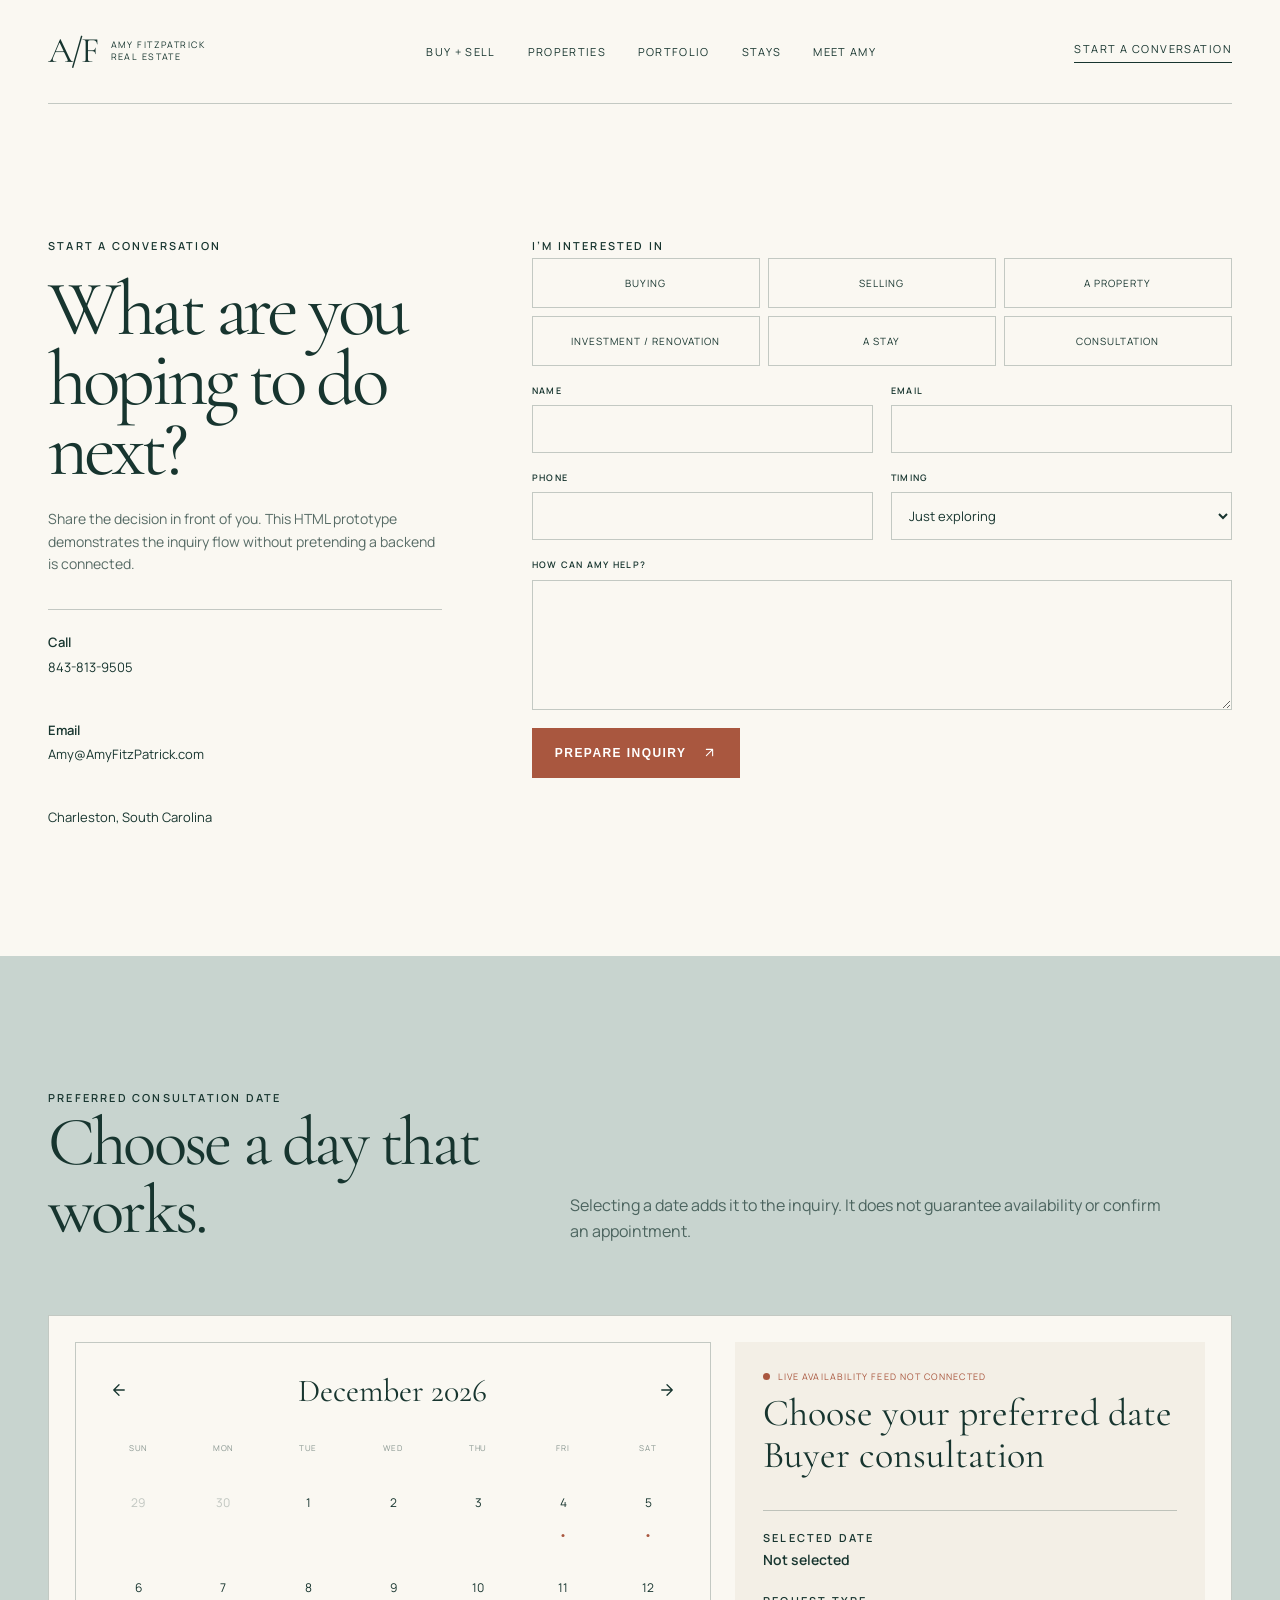
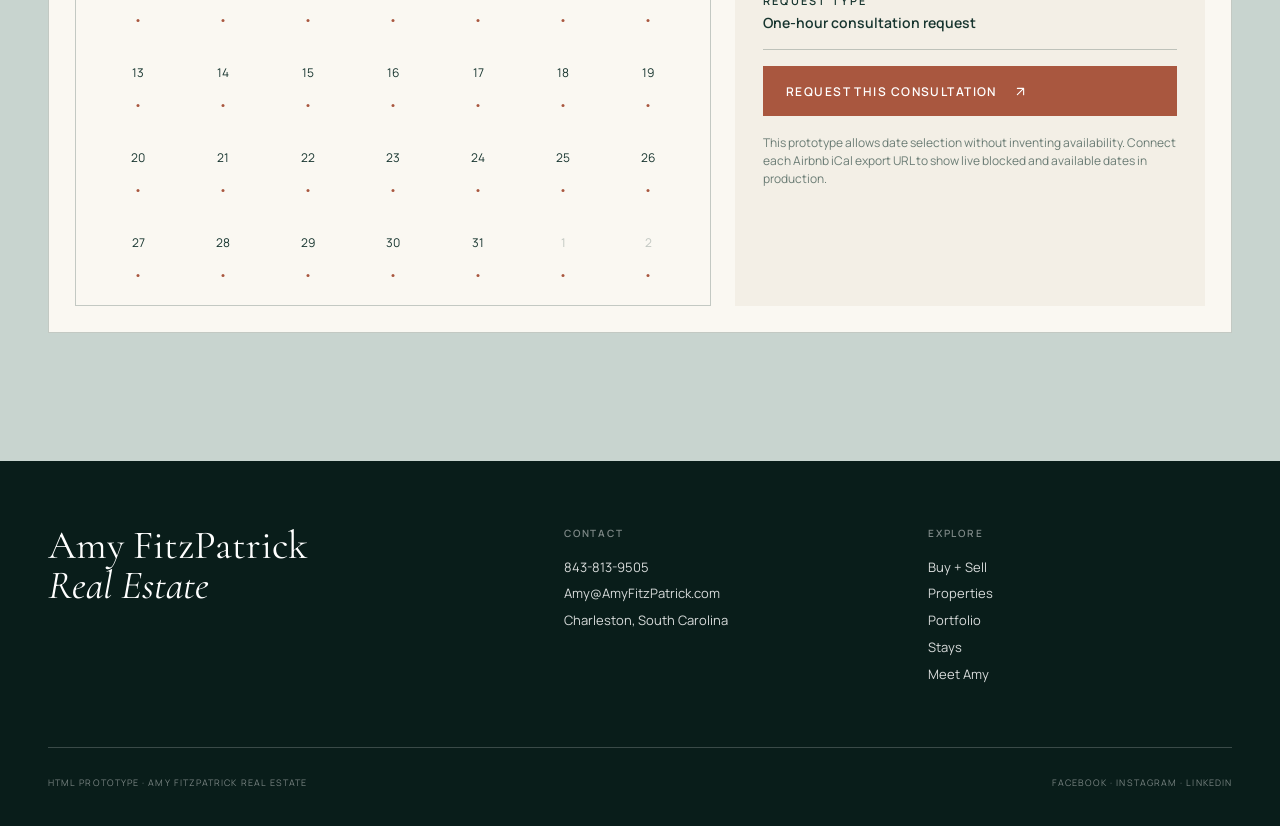
<file: contact.html>
<!doctype html><html lang="en"><head><meta charset="utf-8"><meta name="viewport" content="width=device-width,initial-scale=1"><title>Contact | Amy FitzPatrick Real Estate</title><meta name="description" content="Contact Amy FitzPatrick about buying, selling, investing, properties or stays."><link rel="icon" href="data:,"><link rel="stylesheet" href="styles.css"></head><body class="inner-page"><header><div class="wrap nav"><a class="brand" href="index.html" aria-label="Amy FitzPatrick home"><span class="brand-mark">A/F</span><span class="brand-copy">Amy FitzPatrick<br>Real Estate</span></a><nav class="navlinks" aria-label="Primary"><a href="services.html">Buy + Sell</a><a href="properties.html">Properties</a><a href="portfolio.html">Portfolio</a><a href="stays.html">Stays</a><a href="meet.html">Meet Amy</a></nav><a class="nav-cta" href="contact.html">Start a conversation</a><button class="menu-toggle" type="button" aria-expanded="false" aria-controls="mobile-panel">Menu</button></div><nav class="mobile-panel" id="mobile-panel" aria-label="Mobile navigation"><a href="services.html">Buy + Sell</a><a href="properties.html">Properties</a><a href="portfolio.html">Portfolio</a><a href="stays.html">Stays</a><a href="meet.html">Meet Amy</a><a href="contact.html">Contact</a></nav></header><main><section class="section"><div class="wrap contact-grid"><aside class="contact-aside"><span class="eyebrow">Start a conversation</span><h1>What are you hoping to do next?</h1><p class="page-copy">Share the decision in front of you. This HTML prototype demonstrates the inquiry flow without pretending a backend is connected.</p><div class="contact-details"><strong>Call</strong><a href="tel:+18438139505">843-813-9505</a><br><br><strong>Email</strong><a href="mailto:Amy@AmyFitzPatrick.com">Amy@AmyFitzPatrick.com</a><br><br><span>Charleston, South Carolina</span></div></aside><form class="form-grid" data-prototype-form><div class="full"><span class="eyebrow">I’m interested in</span><div class="intent-grid"><label class="intent-option"><input type="radio" name="intent" value="buyer"><span>Buying</span></label><label class="intent-option"><input type="radio" name="intent" value="seller"><span>Selling</span></label><label class="intent-option"><input type="radio" name="intent" value="property"><span>A property</span></label><label class="intent-option"><input type="radio" name="intent" value="renovation"><span>Investment / renovation</span></label><label class="intent-option"><input type="radio" name="intent" value="stay"><span>A stay</span></label><label class="intent-option"><input type="radio" name="intent" value="consultation"><span>Consultation</span></label></div></div><div class="field"><label for="name">Name</label><input id="name" name="name" required></div><div class="field"><label for="email">Email</label><input id="email" name="email" type="email" required></div><div class="field"><label for="phone">Phone</label><input id="phone" name="phone" type="tel"></div><div class="field"><label for="timing">Timing</label><select id="timing" name="timing"><option>Just exploring</option><option>Within 3 months</option><option>3–6 months</option><option>6+ months</option></select></div><div class="field full"><label for="message">How can Amy help?</label><textarea id="message" name="message" required></textarea></div><input id="selected-start" type="hidden" name="preferredStart"><input id="selected-end" type="hidden" name="preferredEnd"><div class="full"><button class="btn primary" type="submit">Prepare inquiry<svg class="icon icon-ne" viewBox="0 0 24 24" aria-hidden="true" focusable="false"><path d="M7 17 17 7M7 7h10v10"/></svg></button><div class="form-message"></div></div></form></div></section><section class="section mist"><div class="wrap"><div class="section-head"><div><span class="eyebrow">Preferred consultation date</span><h2 class="display">Choose a day that works.</h2></div><p>Selecting a date adds it to the inquiry. It does not guarantee availability or confirm an appointment.</p></div><div class="calendar-shell"><div class="calendar" data-calendar data-kind="consultation"><div class="calendar-head"><button class="calendar-nav" type="button" data-calendar-prev aria-label="Previous month"><svg class="icon icon-arrow" viewBox="0 0 24 24" aria-hidden="true" focusable="false"><path d="M19 12H5m7 7-7-7 7-7"/></svg></button><h3 data-month-title></h3><button class="calendar-nav" type="button" data-calendar-next aria-label="Next month"><svg class="icon icon-arrow" viewBox="0 0 24 24" aria-hidden="true" focusable="false"><path d="M5 12h14m-7-7 7 7-7 7"/></svg></button></div><div class="calendar-week"></div><div class="calendar-days"></div></div><div class="calendar-summary"><span class="sync-status">Live availability feed not connected</span><h3>Choose your preferred date<span data-calendar-property>Buyer consultation</span></h3><div class="calendar-selection"><div><span class="eyebrow">Selected date</span><strong id="calendar-start">Not selected</strong></div><br><div><span class="eyebrow">Request type</span><strong id="calendar-end">Not selected</strong></div></div><a class="btn primary" data-date-link href="contact.html">Request this consultation<svg class="icon icon-ne" viewBox="0 0 24 24" aria-hidden="true" focusable="false"><path d="M7 17 17 7M7 7h10v10"/></svg></a><p class="calendar-note">This prototype allows date selection without inventing availability. Connect each Airbnb iCal export URL to show live blocked and available dates in production.</p></div></div></div></section></main><footer><div class="wrap"><div class="footer-grid"><div class="footer-brand">Amy FitzPatrick<br><em>Real Estate</em></div><div class="footer-col"><strong>Contact</strong><a href="tel:+18438139505">843-813-9505</a><a href="mailto:Amy@AmyFitzPatrick.com">Amy@AmyFitzPatrick.com</a><span>Charleston, South Carolina</span></div><div class="footer-col"><strong>Explore</strong><a href="services.html">Buy + Sell</a><a href="properties.html">Properties</a><a href="portfolio.html">Portfolio</a><a href="stays.html">Stays</a><a href="meet.html">Meet Amy</a></div></div><div class="footer-bottom"><span>HTML prototype · Amy FitzPatrick Real Estate</span><span>Facebook · Instagram · LinkedIn</span></div></div></footer><script src="site.js"></script></body></html>
</file>
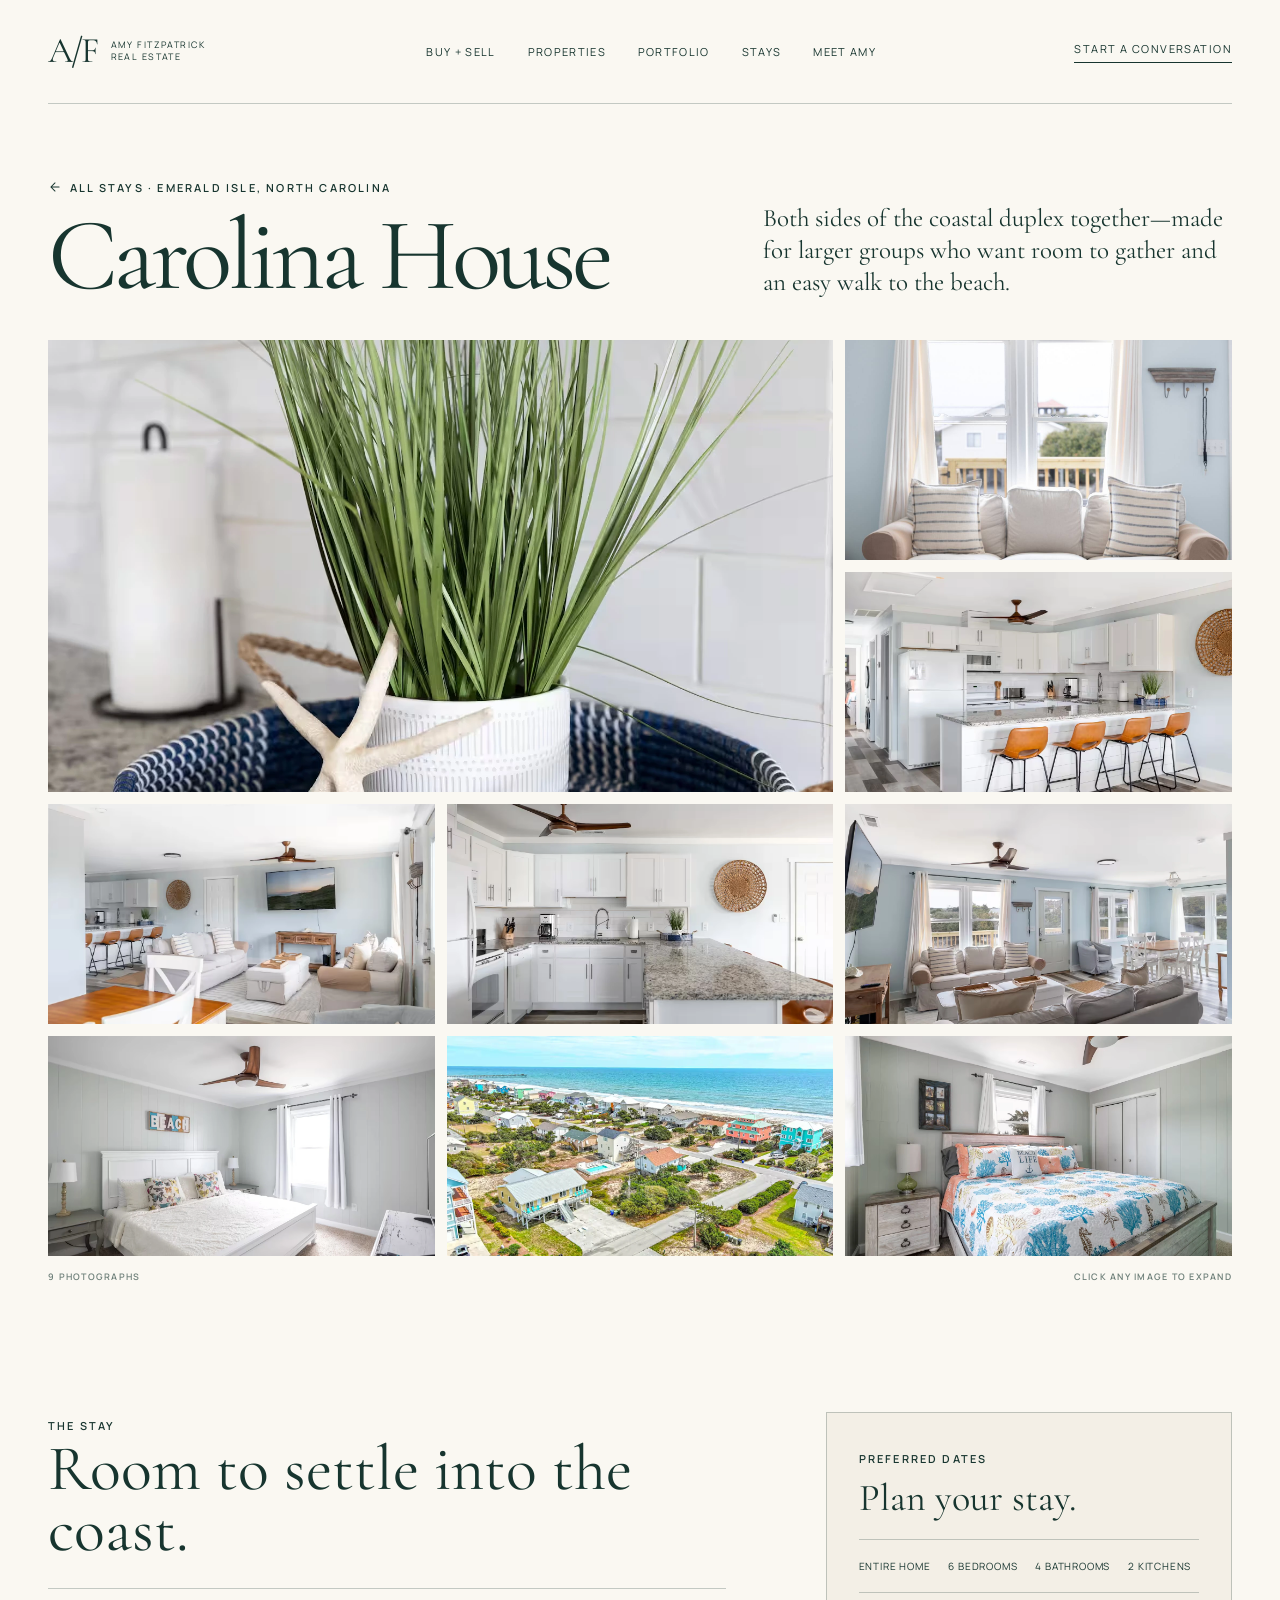
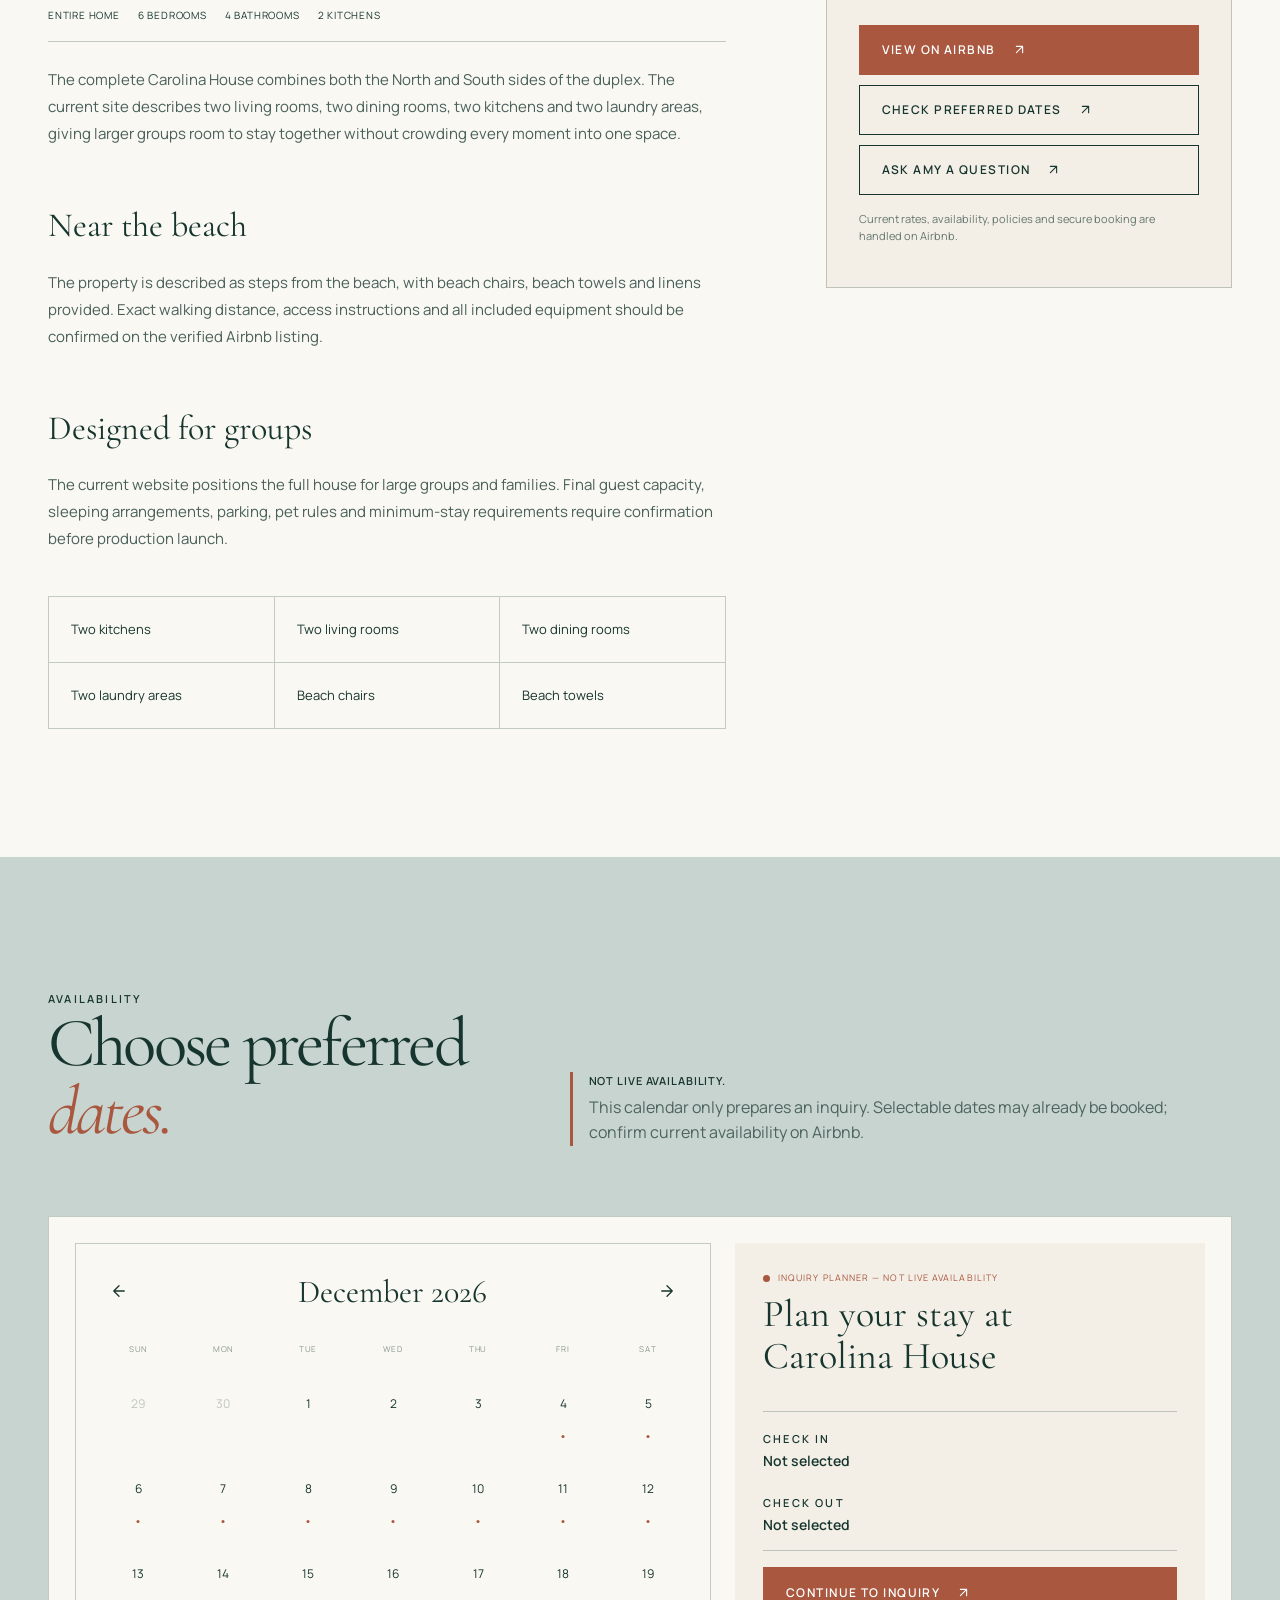
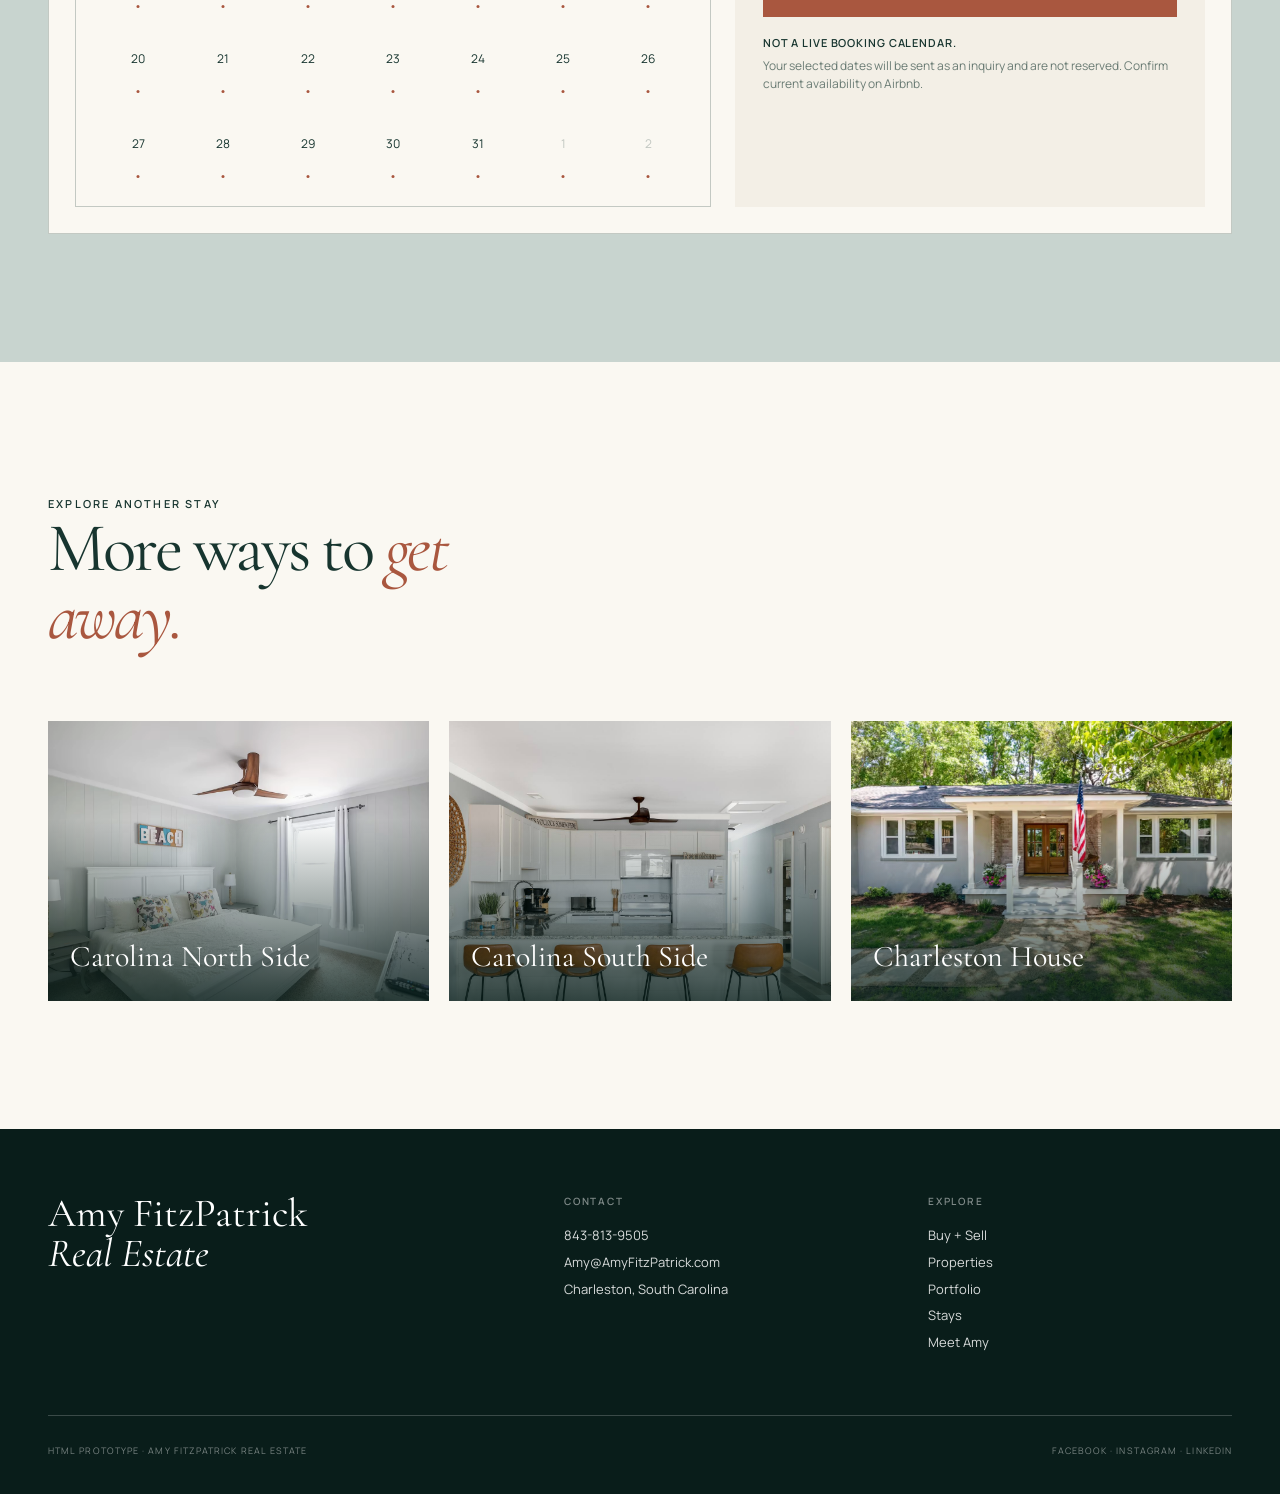
<file: stay-carolina-house.html>
<!doctype html><html lang="en"><head><meta charset="utf-8"><meta name="viewport" content="width=device-width,initial-scale=1"><title>Carolina House | Amy FitzPatrick Stays</title><meta name="description" content="Both sides of the coastal duplex together—made for larger groups who want room to gather and an easy walk to the beach."><link rel="icon" href="data:,"><link rel="stylesheet" href="styles.css"></head><body class="inner-page"><header><div class="wrap nav"><a class="brand" href="index.html" aria-label="Amy FitzPatrick home"><span class="brand-mark">A/F</span><span class="brand-copy">Amy FitzPatrick<br>Real Estate</span></a><nav class="navlinks" aria-label="Primary"><a href="services.html">Buy + Sell</a><a href="properties.html">Properties</a><a href="portfolio.html">Portfolio</a><a href="stays.html">Stays</a><a href="meet.html">Meet Amy</a></nav><a class="nav-cta" href="contact.html">Start a conversation</a><button class="menu-toggle" type="button" aria-expanded="false" aria-controls="mobile-panel">Menu</button></div><nav class="mobile-panel" id="mobile-panel" aria-label="Mobile navigation"><a href="services.html">Buy + Sell</a><a href="properties.html">Properties</a><a href="portfolio.html">Portfolio</a><a href="stays.html">Stays</a><a href="meet.html">Meet Amy</a><a href="contact.html">Contact</a></nav></header><main><section class="stay-detail-hero"><div class="wrap stay-detail-heading"><div><a class="eyebrow" href="stays.html"><svg class="icon icon-arrow" viewBox="0 0 24 24" aria-hidden="true" focusable="false"><path d="M19 12H5m7 7-7-7 7-7"/></svg>All stays · Emerald Isle, North Carolina</a><h1>Carolina House</h1></div><p class="stay-detail-intro">Both sides of the coastal duplex together—made for larger groups who want room to gather and an easy walk to the beach.</p></div><div class="wrap stay-detail-gallery gallery-nine" data-gallery="Carolina House"><button class="stay-gallery-item" type="button" data-gallery-image="assets/house-01.webp" data-gallery-alt="Carolina House — Coastal decor detail" aria-label="Open photo 1 of 9: Coastal decor detail"><img src="assets/house-01.webp" alt="Carolina House — Coastal decor detail"></button><button class="stay-gallery-item" type="button" data-gallery-image="assets/house-02.jpeg" data-gallery-alt="Carolina House — Living room overlooking the deck" aria-label="Open photo 2 of 9: Living room overlooking the deck"><img src="assets/house-02.jpeg" alt="Carolina House — Living room overlooking the deck"></button><button class="stay-gallery-item" type="button" data-gallery-image="assets/house-03.webp" data-gallery-alt="Carolina House — Full kitchen and breakfast bar" aria-label="Open photo 3 of 9: Full kitchen and breakfast bar"><img src="assets/house-03.webp" alt="Carolina House — Full kitchen and breakfast bar"></button><button class="stay-gallery-item" type="button" data-gallery-image="assets/house-04.webp" data-gallery-alt="Carolina House — Open living and dining area" aria-label="Open photo 4 of 9: Open living and dining area"><img src="assets/house-04.webp" alt="Carolina House — Open living and dining area" loading="lazy"></button><button class="stay-gallery-item" type="button" data-gallery-image="assets/house-05.webp" data-gallery-alt="Carolina House — Kitchen from the living area" aria-label="Open photo 5 of 9: Kitchen from the living area"><img src="assets/house-05.webp" alt="Carolina House — Kitchen from the living area" loading="lazy"></button><button class="stay-gallery-item" type="button" data-gallery-image="assets/house-06.webp" data-gallery-alt="Carolina House — Living room and dining space" aria-label="Open photo 6 of 9: Living room and dining space"><img src="assets/house-06.webp" alt="Carolina House — Living room and dining space" loading="lazy"></button><button class="stay-gallery-item" type="button" data-gallery-image="assets/house-07.webp" data-gallery-alt="Carolina House — Guest bedroom" aria-label="Open photo 7 of 9: Guest bedroom"><img src="assets/house-07.webp" alt="Carolina House — Guest bedroom" loading="lazy"></button><button class="stay-gallery-item" type="button" data-gallery-image="assets/house-08.webp" data-gallery-alt="Carolina House — Aerial view near the beach" aria-label="Open photo 8 of 9: Aerial view near the beach"><img src="assets/house-08.webp" alt="Carolina House — Aerial view near the beach" loading="lazy"></button><button class="stay-gallery-item" type="button" data-gallery-image="assets/house-09.webp" data-gallery-alt="Carolina House — Additional guest bedroom" aria-label="Open photo 9 of 9: Additional guest bedroom"><img src="assets/house-09.webp" alt="Carolina House — Additional guest bedroom" loading="lazy"></button></div><div class="wrap gallery-caption-bar"><span>9 photographs</span><span>Click any image to expand</span></div></section><section class="section"><div class="wrap stay-detail-body"><article class="stay-prose"><span class="eyebrow">The stay</span><h2>Room to settle into the coast.</h2><div class="stay-facts"><span>Entire home</span><span>6 bedrooms</span><span>4 bathrooms</span><span>2 kitchens</span></div><p>The complete Carolina House combines both the North and South sides of the duplex. The current site describes two living rooms, two dining rooms, two kitchens and two laundry areas, giving larger groups room to stay together without crowding every moment into one space.</p><h3>Near the beach</h3><p>The property is described as steps from the beach, with beach chairs, beach towels and linens provided. Exact walking distance, access instructions and all included equipment should be confirmed on the verified Airbnb listing.</p><h3>Designed for groups</h3><p>The current website positions the full house for large groups and families. Final guest capacity, sleeping arrangements, parking, pet rules and minimum-stay requirements require confirmation before production launch.</p><div class="amenity-grid"><div>Two kitchens</div><div>Two living rooms</div><div>Two dining rooms</div><div>Two laundry areas</div><div>Beach chairs</div><div>Beach towels</div></div></article><aside class="stay-book-card"><span class="eyebrow">Preferred dates</span><h3>Plan your stay.</h3><div class="stay-facts"><span>Entire home</span><span>6 bedrooms</span><span>4 bathrooms</span><span>2 kitchens</span></div><a class="btn primary" href="https://www.airbnb.com/rooms/19204386" target="_blank" rel="noopener noreferrer">View on Airbnb<svg class="icon icon-ne" viewBox="0 0 24 24" aria-hidden="true" focusable="false"><path d="M7 17 17 7M7 7h10v10"/></svg></a><a class="btn" href="#availability">Check preferred dates<svg class="icon icon-ne" viewBox="0 0 24 24" aria-hidden="true" focusable="false"><path d="M7 17 17 7M7 7h10v10"/></svg></a><a class="btn" href="contact.html?intent=stay&property=Carolina%20House">Ask Amy a question<svg class="icon icon-ne" viewBox="0 0 24 24" aria-hidden="true" focusable="false"><path d="M7 17 17 7M7 7h10v10"/></svg></a><p class="booking-pending">Current rates, availability, policies and secure booking are handled on Airbnb.</p></aside></div></section><section class="section mist" id="availability"><div class="wrap"><div class="section-head"><div><span class="eyebrow">Availability</span><h2 class="display">Choose preferred <em>dates.</em></h2></div><p class="availability-warning"><strong>Not live availability.</strong> This calendar only prepares an inquiry. Selectable dates may already be booked; confirm current availability on Airbnb.</p></div><div class="calendar-shell"><div class="calendar" data-calendar data-kind="stay"><div class="calendar-head"><button class="calendar-nav" type="button" data-calendar-prev aria-label="Previous month"><svg class="icon icon-arrow" viewBox="0 0 24 24" aria-hidden="true" focusable="false"><path d="M19 12H5m7 7-7-7 7-7"/></svg></button><h3 data-month-title></h3><button class="calendar-nav" type="button" data-calendar-next aria-label="Next month"><svg class="icon icon-arrow" viewBox="0 0 24 24" aria-hidden="true" focusable="false"><path d="M5 12h14m-7-7 7 7-7 7"/></svg></button></div><div class="calendar-week"></div><div class="calendar-days"></div></div><div class="calendar-summary"><span class="sync-status">Inquiry planner — not live availability</span><h3>Plan your stay at <span data-calendar-property>Carolina House</span></h3><div class="calendar-selection"><div><span class="eyebrow">Check in</span><strong id="calendar-start">Not selected</strong></div><br><div><span class="eyebrow">Check out</span><strong id="calendar-end">Not selected</strong></div></div><a class="btn primary" data-date-link href="contact.html">Continue to inquiry<svg class="icon icon-ne" viewBox="0 0 24 24" aria-hidden="true" focusable="false"><path d="M7 17 17 7M7 7h10v10"/></svg></a><p class="calendar-note"><strong>Not a live booking calendar.</strong> Your selected dates will be sent as an inquiry and are not reserved. Confirm current availability on Airbnb.</p></div></div></div></section><section class="section"><div class="wrap"><div class="section-head"><div><span class="eyebrow">Explore another stay</span><h2 class="display">More ways to <em>get away.</em></h2></div></div><div class="stay-related"><a href="stay-carolina-north.html"><img src="assets/stay-room.webp" alt="Carolina North Side"><div>Carolina North Side</div></a><a href="stay-carolina-south.html"><img src="assets/stay-south.jpeg" alt="Carolina South Side"><div>Carolina South Side</div></a><a href="stay-charleston.html"><img src="assets/stay-charleston.webp" alt="Charleston House"><div>Charleston House</div></a></div></div></section></main><footer><div class="wrap"><div class="footer-grid"><div class="footer-brand">Amy FitzPatrick<br><em>Real Estate</em></div><div class="footer-col"><strong>Contact</strong><a href="tel:+18438139505">843-813-9505</a><a href="mailto:Amy@AmyFitzPatrick.com">Amy@AmyFitzPatrick.com</a><span>Charleston, South Carolina</span></div><div class="footer-col"><strong>Explore</strong><a href="services.html">Buy + Sell</a><a href="properties.html">Properties</a><a href="portfolio.html">Portfolio</a><a href="stays.html">Stays</a><a href="meet.html">Meet Amy</a></div></div><div class="footer-bottom"><span>HTML prototype · Amy FitzPatrick Real Estate</span><span>Facebook · Instagram · LinkedIn</span></div></div></footer><script src="site.js"></script></body></html>
</file>
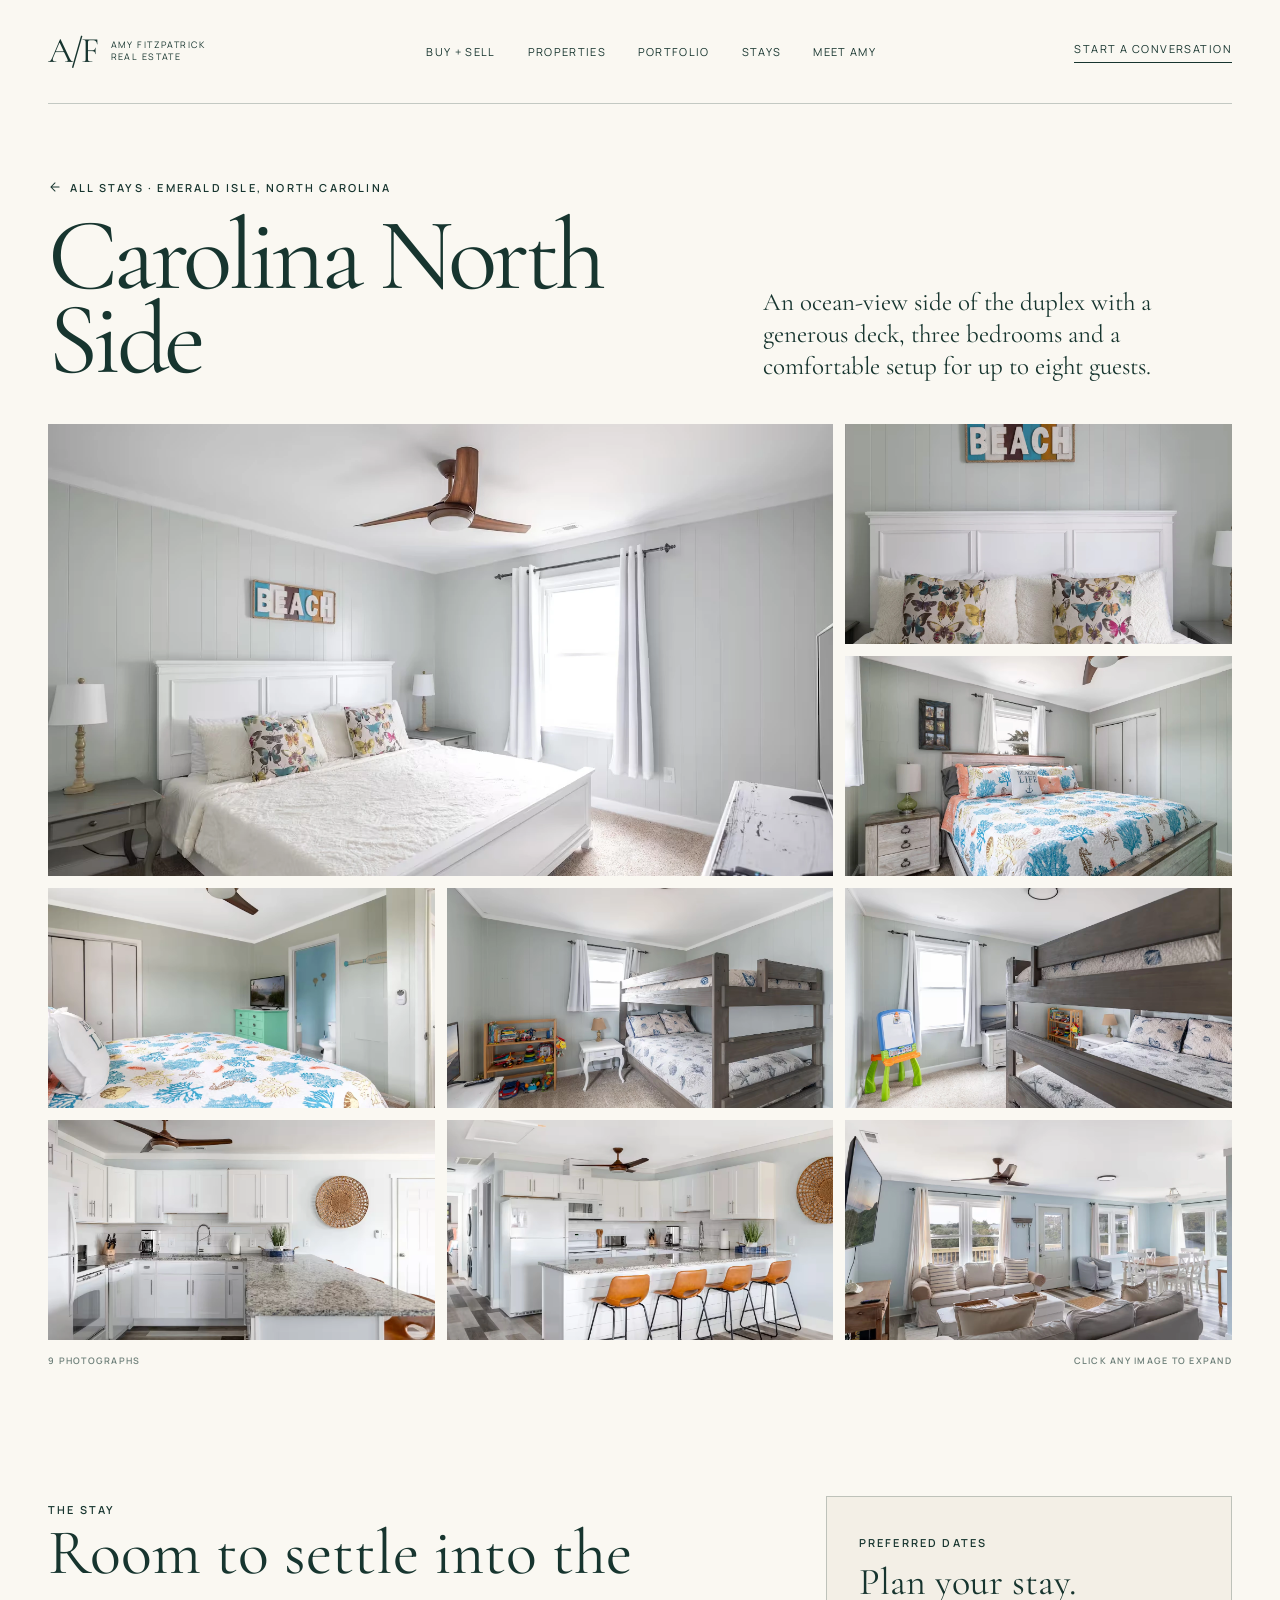
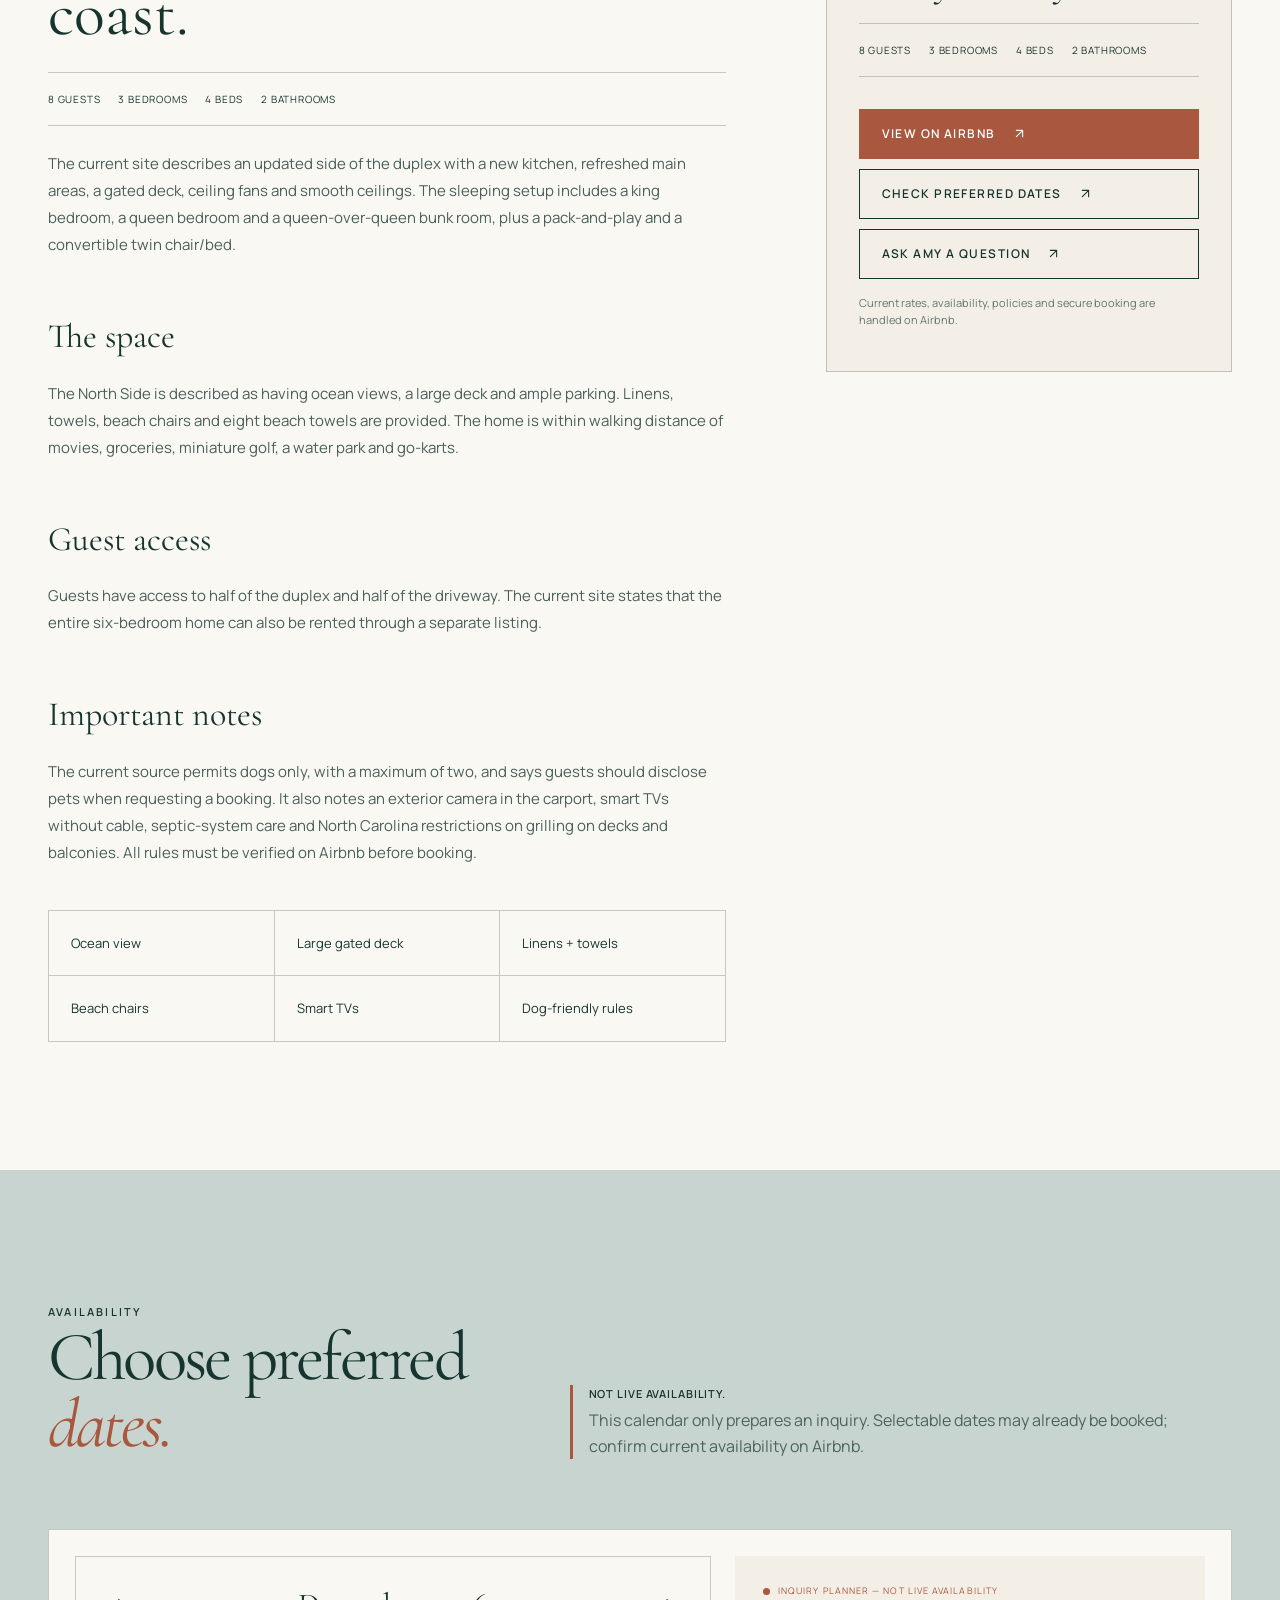
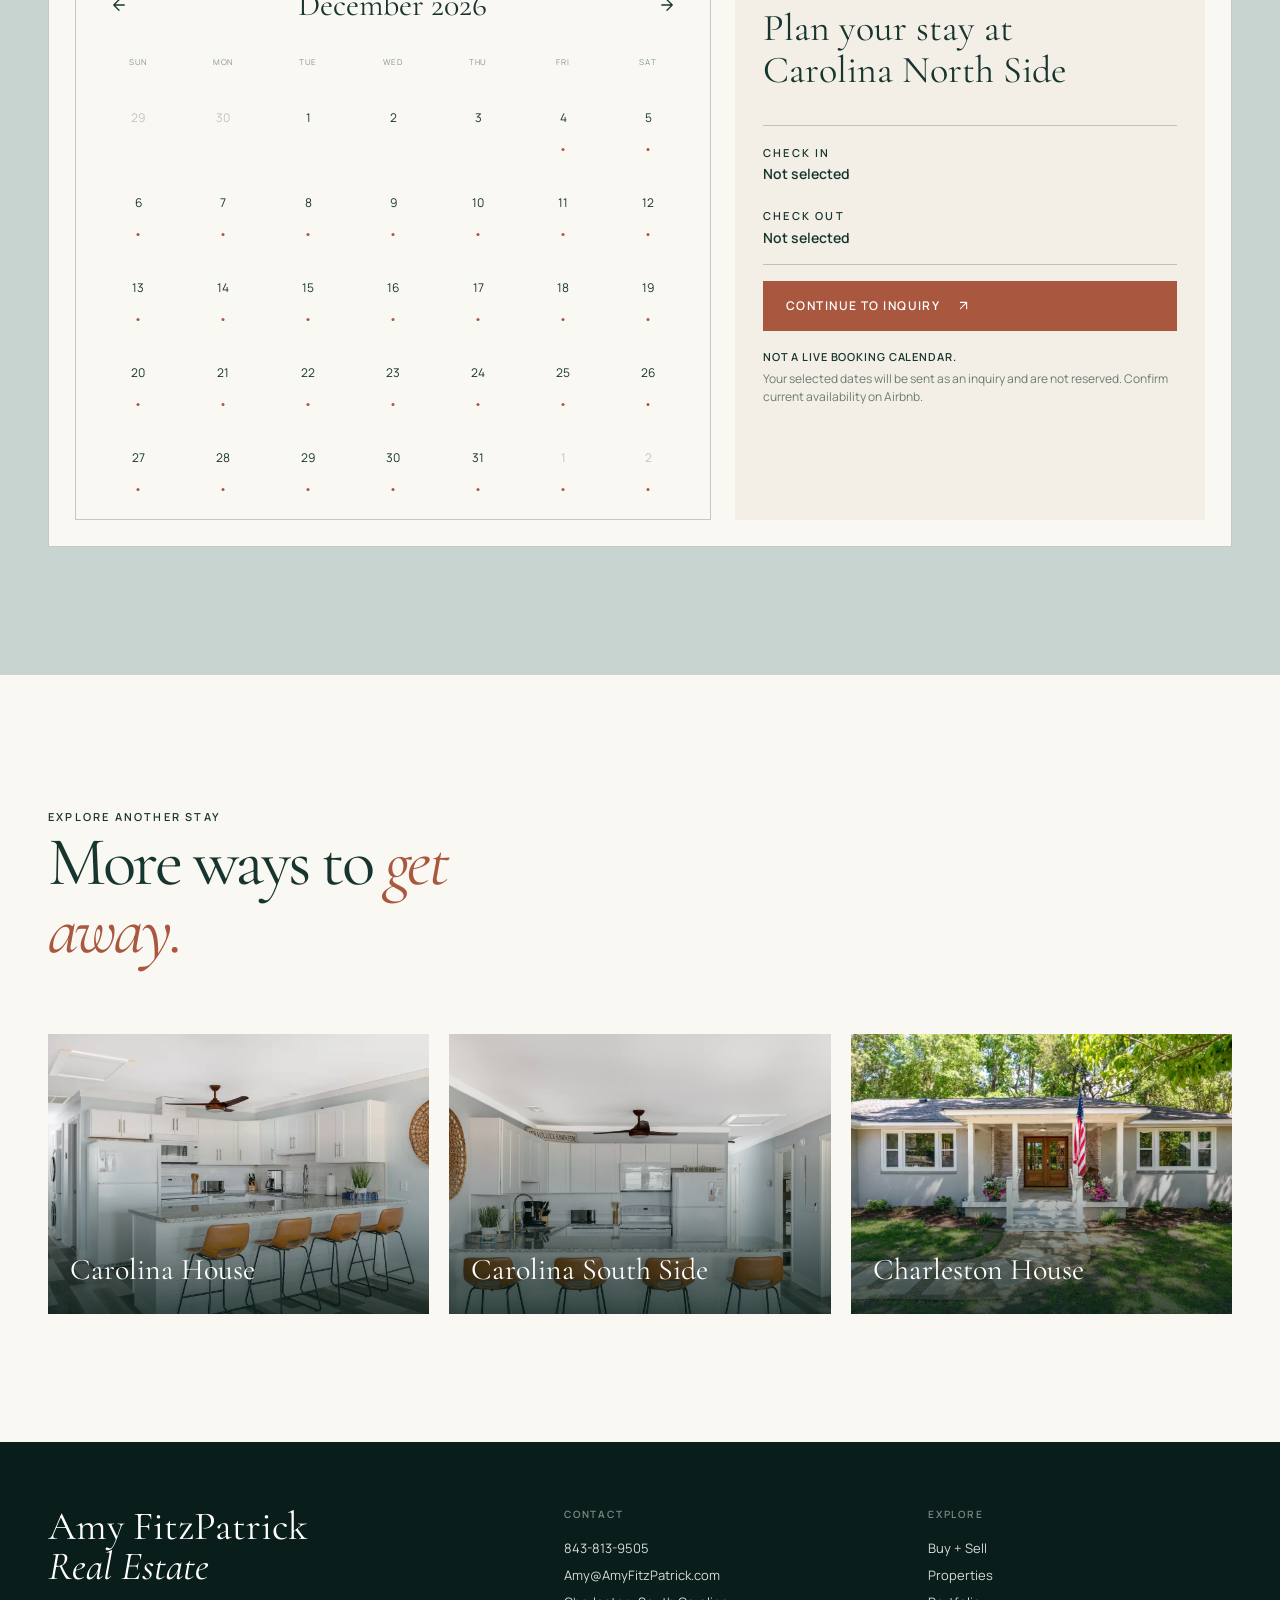
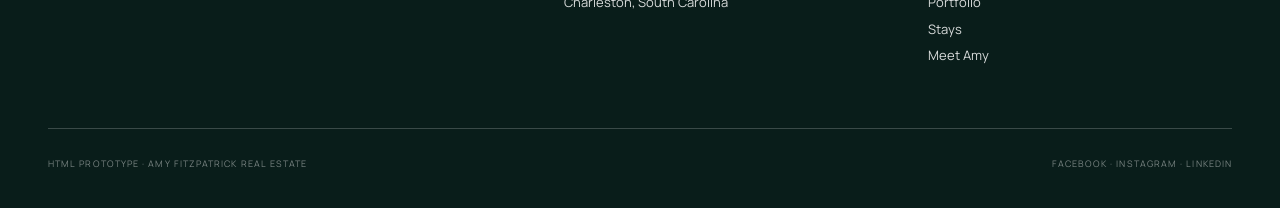
<file: stay-carolina-north.html>
<!doctype html><html lang="en"><head><meta charset="utf-8"><meta name="viewport" content="width=device-width,initial-scale=1"><title>Carolina North Side | Amy FitzPatrick Stays</title><meta name="description" content="An ocean-view side of the duplex with a generous deck, three bedrooms and a comfortable setup for up to eight guests."><link rel="icon" href="data:,"><link rel="stylesheet" href="styles.css"></head><body class="inner-page"><header><div class="wrap nav"><a class="brand" href="index.html" aria-label="Amy FitzPatrick home"><span class="brand-mark">A/F</span><span class="brand-copy">Amy FitzPatrick<br>Real Estate</span></a><nav class="navlinks" aria-label="Primary"><a href="services.html">Buy + Sell</a><a href="properties.html">Properties</a><a href="portfolio.html">Portfolio</a><a href="stays.html">Stays</a><a href="meet.html">Meet Amy</a></nav><a class="nav-cta" href="contact.html">Start a conversation</a><button class="menu-toggle" type="button" aria-expanded="false" aria-controls="mobile-panel">Menu</button></div><nav class="mobile-panel" id="mobile-panel" aria-label="Mobile navigation"><a href="services.html">Buy + Sell</a><a href="properties.html">Properties</a><a href="portfolio.html">Portfolio</a><a href="stays.html">Stays</a><a href="meet.html">Meet Amy</a><a href="contact.html">Contact</a></nav></header><main><section class="stay-detail-hero"><div class="wrap stay-detail-heading"><div><a class="eyebrow" href="stays.html"><svg class="icon icon-arrow" viewBox="0 0 24 24" aria-hidden="true" focusable="false"><path d="M19 12H5m7 7-7-7 7-7"/></svg>All stays · Emerald Isle, North Carolina</a><h1>Carolina North Side</h1></div><p class="stay-detail-intro">An ocean-view side of the duplex with a generous deck, three bedrooms and a comfortable setup for up to eight guests.</p></div><div class="wrap stay-detail-gallery gallery-nine" data-gallery="Carolina North Side"><button class="stay-gallery-item" type="button" data-gallery-image="assets/north-01.webp" data-gallery-alt="Carolina North Side — King bedroom" aria-label="Open photo 1 of 9: King bedroom"><img src="assets/north-01.webp" alt="Carolina North Side — King bedroom"></button><button class="stay-gallery-item" type="button" data-gallery-image="assets/north-02.webp" data-gallery-alt="Carolina North Side — Beach-themed bedroom detail" aria-label="Open photo 2 of 9: Beach-themed bedroom detail"><img src="assets/north-02.webp" alt="Carolina North Side — Beach-themed bedroom detail"></button><button class="stay-gallery-item" type="button" data-gallery-image="assets/north-03.webp" data-gallery-alt="Carolina North Side — Guest bedroom" aria-label="Open photo 3 of 9: Guest bedroom"><img src="assets/north-03.webp" alt="Carolina North Side — Guest bedroom"></button><button class="stay-gallery-item" type="button" data-gallery-image="assets/north-04.webp" data-gallery-alt="Carolina North Side — Additional guest bedroom" aria-label="Open photo 4 of 9: Additional guest bedroom"><img src="assets/north-04.webp" alt="Carolina North Side — Additional guest bedroom" loading="lazy"></button><button class="stay-gallery-item" type="button" data-gallery-image="assets/north-05.webp" data-gallery-alt="Carolina North Side — Bunk room" aria-label="Open photo 5 of 9: Bunk room"><img src="assets/north-05.webp" alt="Carolina North Side — Bunk room" loading="lazy"></button><button class="stay-gallery-item" type="button" data-gallery-image="assets/north-06.webp" data-gallery-alt="Carolina North Side — Queen-over-queen bunk beds" aria-label="Open photo 6 of 9: Queen-over-queen bunk beds"><img src="assets/north-06.webp" alt="Carolina North Side — Queen-over-queen bunk beds" loading="lazy"></button><button class="stay-gallery-item" type="button" data-gallery-image="assets/north-07.webp" data-gallery-alt="Carolina North Side — Kitchen" aria-label="Open photo 7 of 9: Kitchen"><img src="assets/north-07.webp" alt="Carolina North Side — Kitchen" loading="lazy"></button><button class="stay-gallery-item" type="button" data-gallery-image="assets/north-08.webp" data-gallery-alt="Carolina North Side — Kitchen and living area" aria-label="Open photo 8 of 9: Kitchen and living area"><img src="assets/north-08.webp" alt="Carolina North Side — Kitchen and living area" loading="lazy"></button><button class="stay-gallery-item" type="button" data-gallery-image="assets/north-09.webp" data-gallery-alt="Carolina North Side — Living and dining space" aria-label="Open photo 9 of 9: Living and dining space"><img src="assets/north-09.webp" alt="Carolina North Side — Living and dining space" loading="lazy"></button></div><div class="wrap gallery-caption-bar"><span>9 photographs</span><span>Click any image to expand</span></div></section><section class="section"><div class="wrap stay-detail-body"><article class="stay-prose"><span class="eyebrow">The stay</span><h2>Room to settle into the coast.</h2><div class="stay-facts"><span>8 guests</span><span>3 bedrooms</span><span>4 beds</span><span>2 bathrooms</span></div><p>The current site describes an updated side of the duplex with a new kitchen, refreshed main areas, a gated deck, ceiling fans and smooth ceilings. The sleeping setup includes a king bedroom, a queen bedroom and a queen-over-queen bunk room, plus a pack-and-play and a convertible twin chair/bed.</p><h3>The space</h3><p>The North Side is described as having ocean views, a large deck and ample parking. Linens, towels, beach chairs and eight beach towels are provided. The home is within walking distance of movies, groceries, miniature golf, a water park and go-karts.</p><h3>Guest access</h3><p>Guests have access to half of the duplex and half of the driveway. The current site states that the entire six-bedroom home can also be rented through a separate listing.</p><h3>Important notes</h3><p>The current source permits dogs only, with a maximum of two, and says guests should disclose pets when requesting a booking. It also notes an exterior camera in the carport, smart TVs without cable, septic-system care and North Carolina restrictions on grilling on decks and balconies. All rules must be verified on Airbnb before booking.</p><div class="amenity-grid"><div>Ocean view</div><div>Large gated deck</div><div>Linens + towels</div><div>Beach chairs</div><div>Smart TVs</div><div>Dog-friendly rules</div></div></article><aside class="stay-book-card"><span class="eyebrow">Preferred dates</span><h3>Plan your stay.</h3><div class="stay-facts"><span>8 guests</span><span>3 bedrooms</span><span>4 beds</span><span>2 bathrooms</span></div><a class="btn primary" href="https://www.airbnb.com/rooms/13227829" target="_blank" rel="noopener noreferrer">View on Airbnb<svg class="icon icon-ne" viewBox="0 0 24 24" aria-hidden="true" focusable="false"><path d="M7 17 17 7M7 7h10v10"/></svg></a><a class="btn" href="#availability">Check preferred dates<svg class="icon icon-ne" viewBox="0 0 24 24" aria-hidden="true" focusable="false"><path d="M7 17 17 7M7 7h10v10"/></svg></a><a class="btn" href="contact.html?intent=stay&property=Carolina%20North%20Side">Ask Amy a question<svg class="icon icon-ne" viewBox="0 0 24 24" aria-hidden="true" focusable="false"><path d="M7 17 17 7M7 7h10v10"/></svg></a><p class="booking-pending">Current rates, availability, policies and secure booking are handled on Airbnb.</p></aside></div></section><section class="section mist" id="availability"><div class="wrap"><div class="section-head"><div><span class="eyebrow">Availability</span><h2 class="display">Choose preferred <em>dates.</em></h2></div><p class="availability-warning"><strong>Not live availability.</strong> This calendar only prepares an inquiry. Selectable dates may already be booked; confirm current availability on Airbnb.</p></div><div class="calendar-shell"><div class="calendar" data-calendar data-kind="stay"><div class="calendar-head"><button class="calendar-nav" type="button" data-calendar-prev aria-label="Previous month"><svg class="icon icon-arrow" viewBox="0 0 24 24" aria-hidden="true" focusable="false"><path d="M19 12H5m7 7-7-7 7-7"/></svg></button><h3 data-month-title></h3><button class="calendar-nav" type="button" data-calendar-next aria-label="Next month"><svg class="icon icon-arrow" viewBox="0 0 24 24" aria-hidden="true" focusable="false"><path d="M5 12h14m-7-7 7 7-7 7"/></svg></button></div><div class="calendar-week"></div><div class="calendar-days"></div></div><div class="calendar-summary"><span class="sync-status">Inquiry planner — not live availability</span><h3>Plan your stay at <span data-calendar-property>Carolina North Side</span></h3><div class="calendar-selection"><div><span class="eyebrow">Check in</span><strong id="calendar-start">Not selected</strong></div><br><div><span class="eyebrow">Check out</span><strong id="calendar-end">Not selected</strong></div></div><a class="btn primary" data-date-link href="contact.html">Continue to inquiry<svg class="icon icon-ne" viewBox="0 0 24 24" aria-hidden="true" focusable="false"><path d="M7 17 17 7M7 7h10v10"/></svg></a><p class="calendar-note"><strong>Not a live booking calendar.</strong> Your selected dates will be sent as an inquiry and are not reserved. Confirm current availability on Airbnb.</p></div></div></div></section><section class="section"><div class="wrap"><div class="section-head"><div><span class="eyebrow">Explore another stay</span><h2 class="display">More ways to <em>get away.</em></h2></div></div><div class="stay-related"><a href="stay-carolina-house.html"><img src="assets/stay-kitchen.webp" alt="Carolina House"><div>Carolina House</div></a><a href="stay-carolina-south.html"><img src="assets/stay-south.jpeg" alt="Carolina South Side"><div>Carolina South Side</div></a><a href="stay-charleston.html"><img src="assets/stay-charleston.webp" alt="Charleston House"><div>Charleston House</div></a></div></div></section></main><footer><div class="wrap"><div class="footer-grid"><div class="footer-brand">Amy FitzPatrick<br><em>Real Estate</em></div><div class="footer-col"><strong>Contact</strong><a href="tel:+18438139505">843-813-9505</a><a href="mailto:Amy@AmyFitzPatrick.com">Amy@AmyFitzPatrick.com</a><span>Charleston, South Carolina</span></div><div class="footer-col"><strong>Explore</strong><a href="services.html">Buy + Sell</a><a href="properties.html">Properties</a><a href="portfolio.html">Portfolio</a><a href="stays.html">Stays</a><a href="meet.html">Meet Amy</a></div></div><div class="footer-bottom"><span>HTML prototype · Amy FitzPatrick Real Estate</span><span>Facebook · Instagram · LinkedIn</span></div></div></footer><script src="site.js"></script></body></html>
</file>
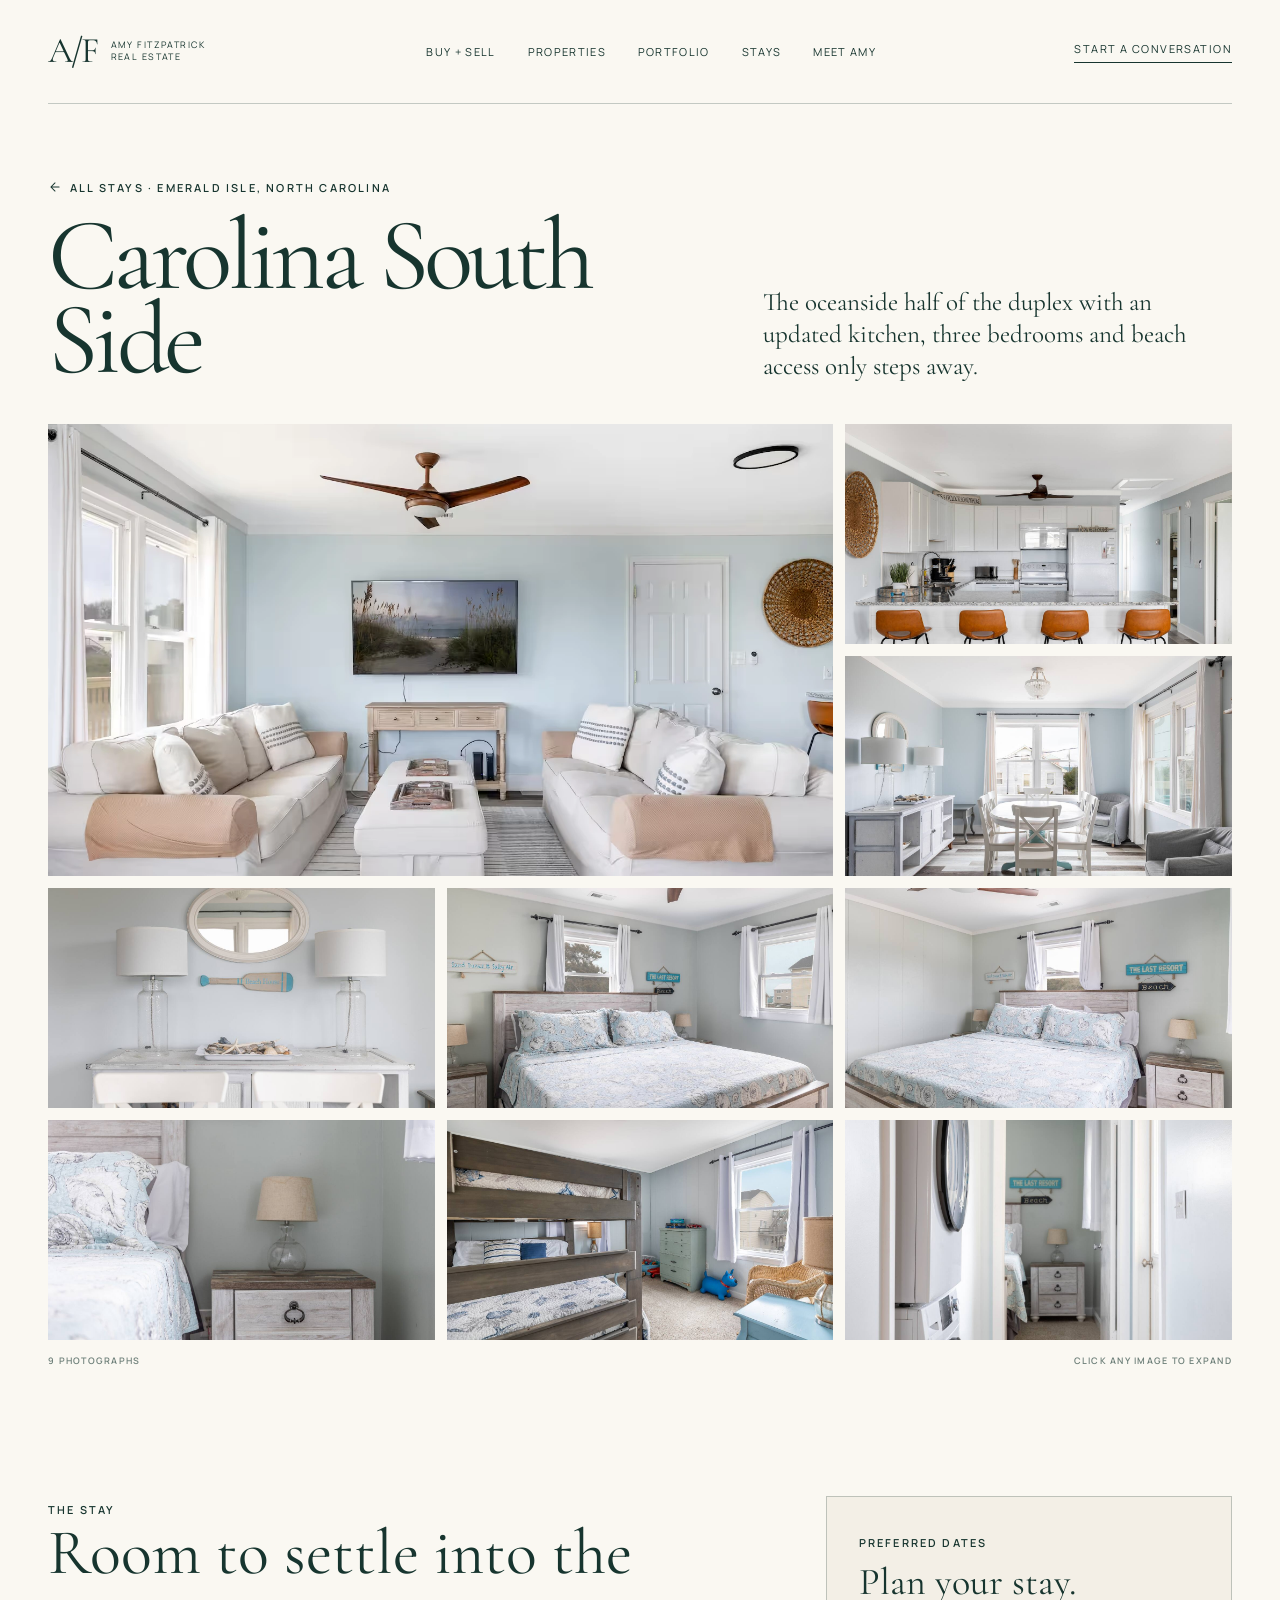
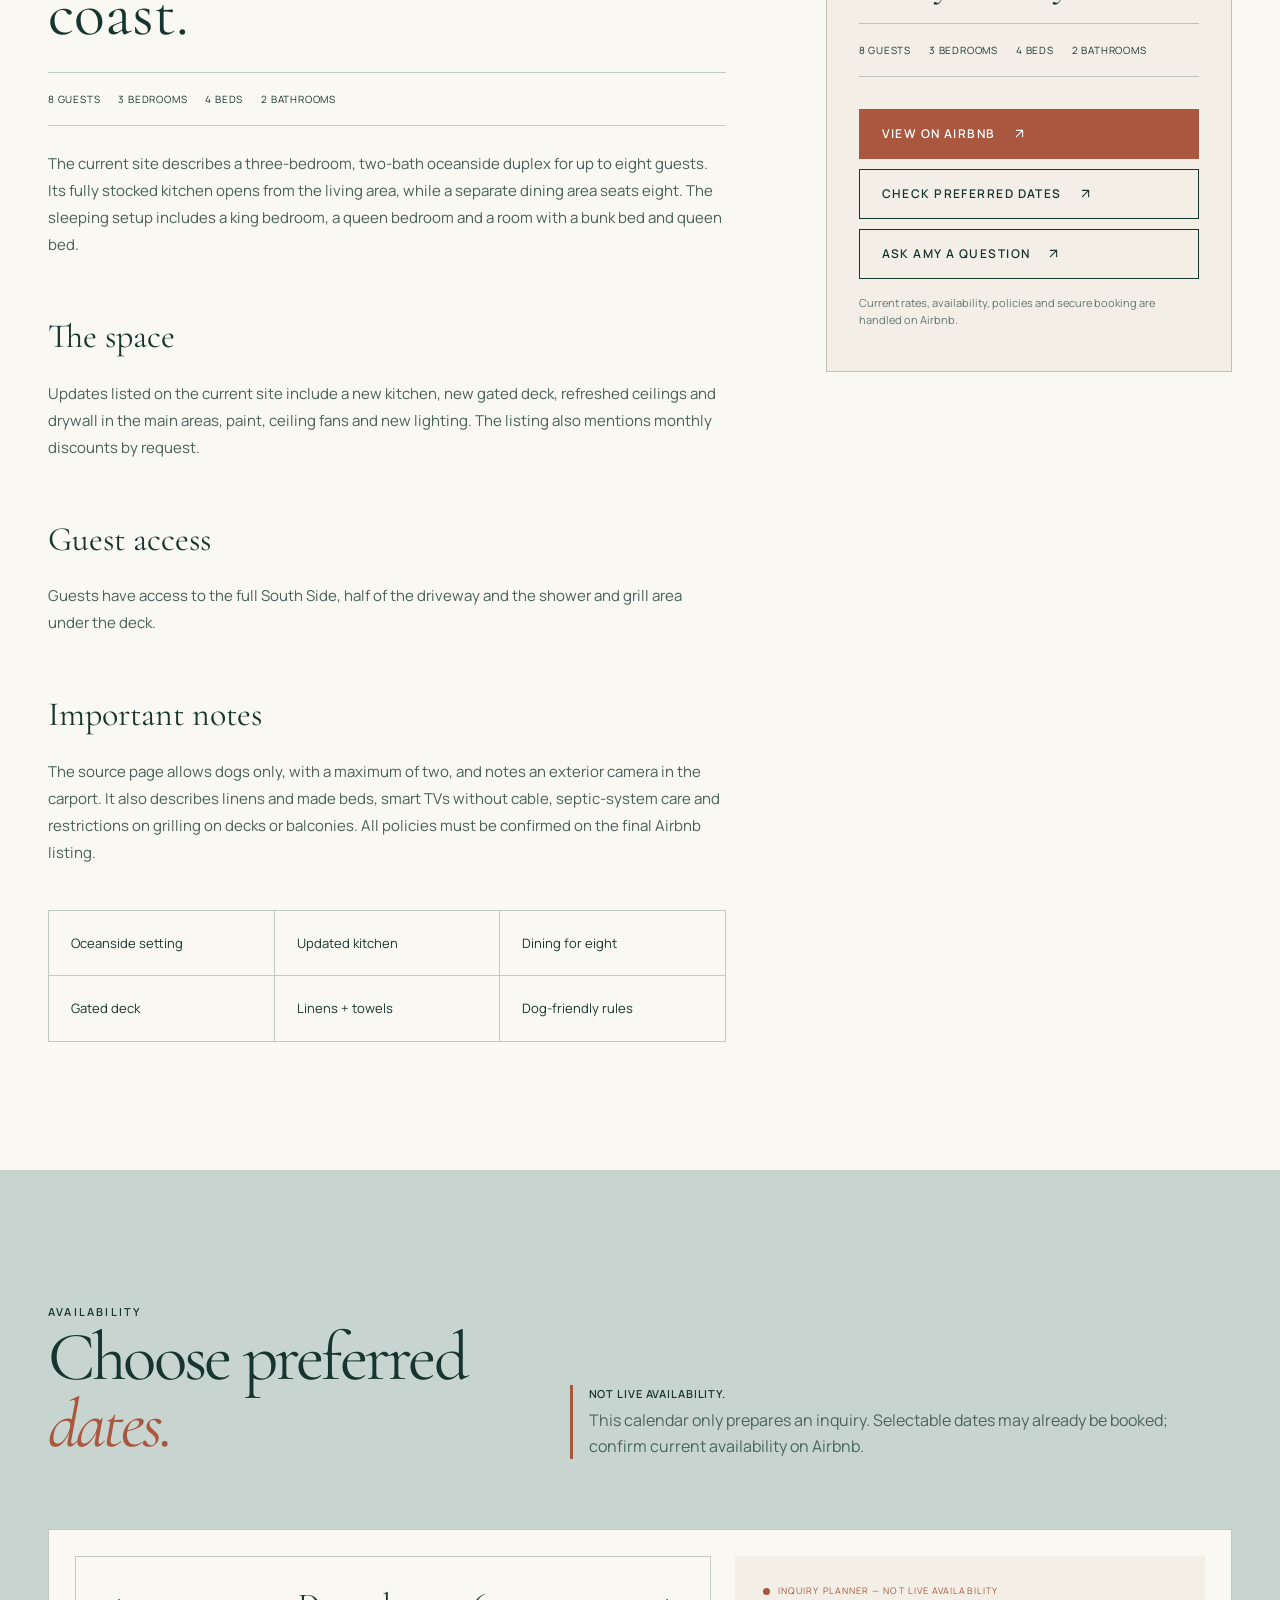
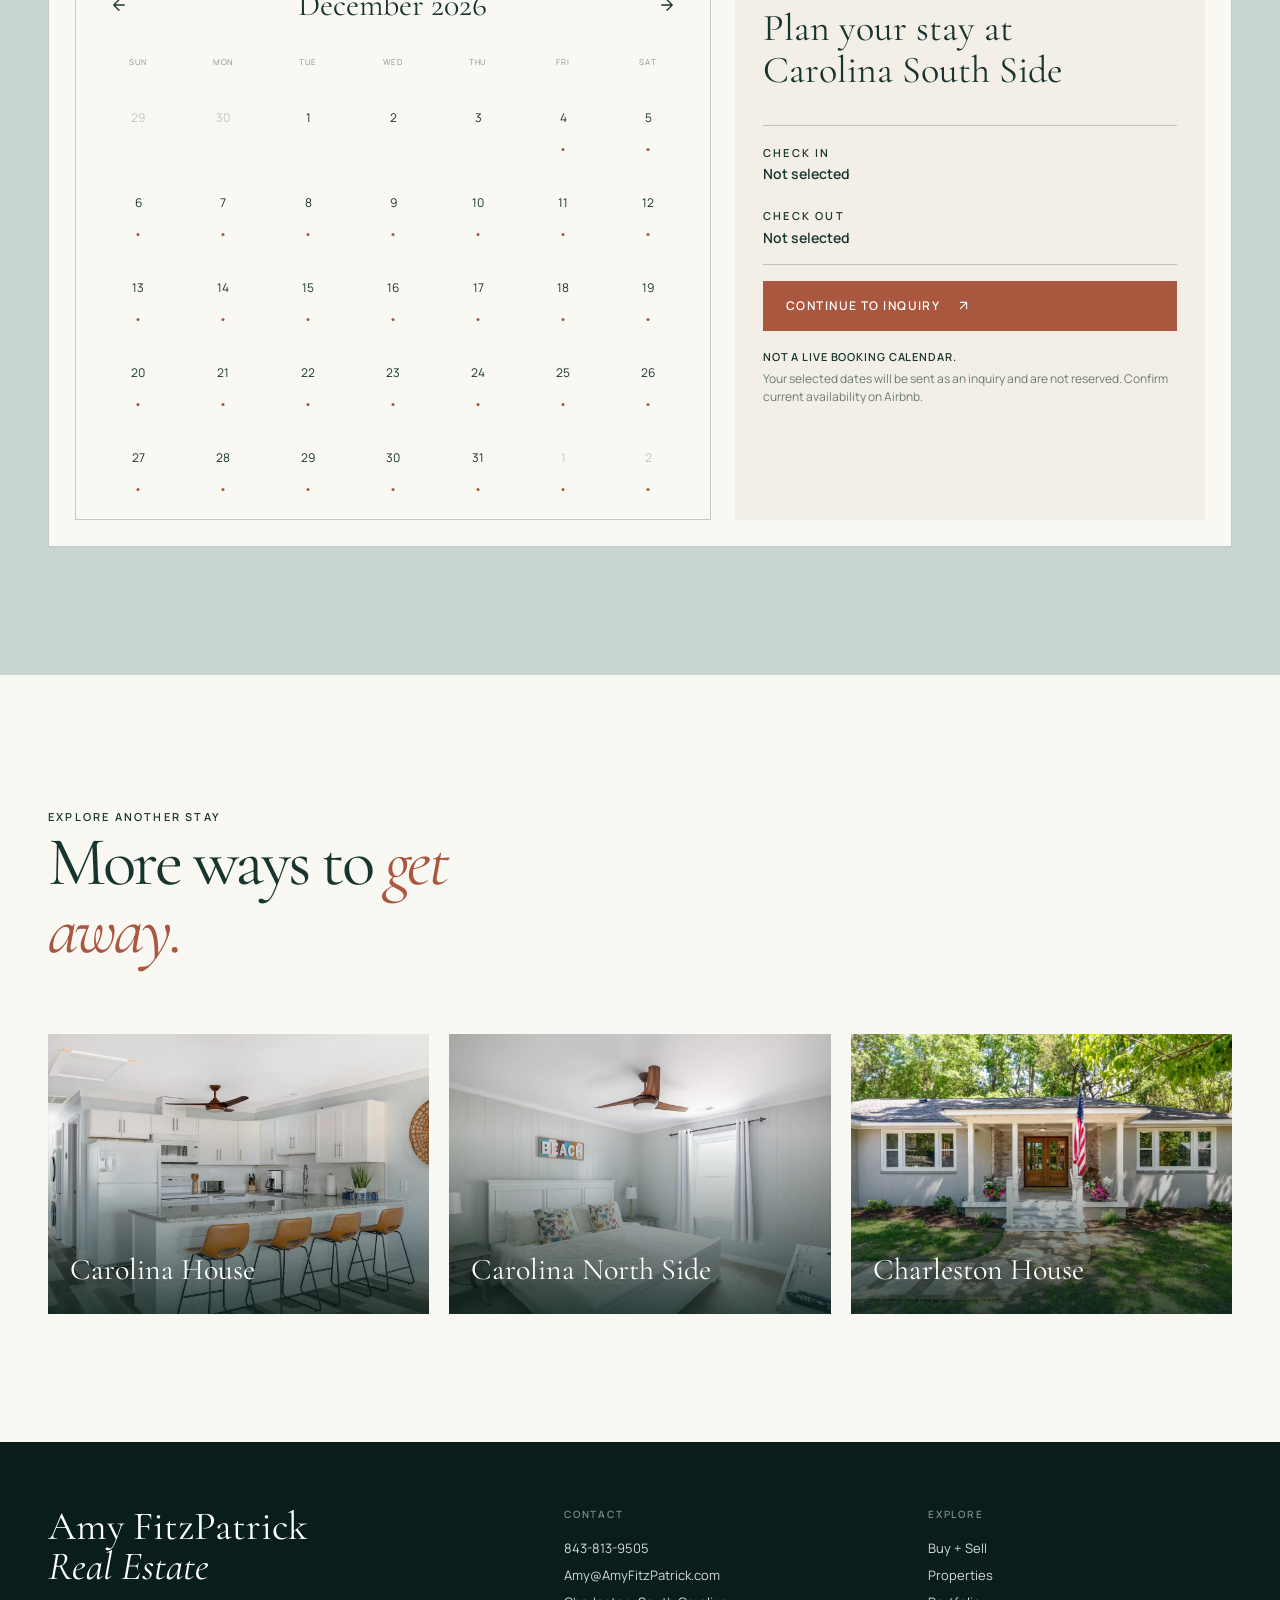
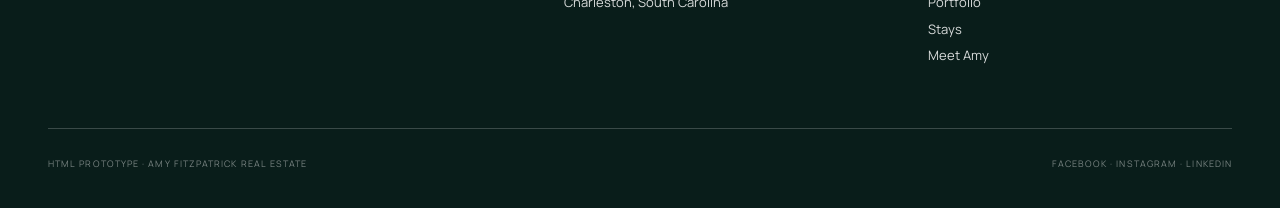
<file: stay-carolina-south.html>
<!doctype html><html lang="en"><head><meta charset="utf-8"><meta name="viewport" content="width=device-width,initial-scale=1"><title>Carolina South Side | Amy FitzPatrick Stays</title><meta name="description" content="The oceanside half of the duplex with an updated kitchen, three bedrooms and beach access only steps away."><link rel="icon" href="data:,"><link rel="stylesheet" href="styles.css"></head><body class="inner-page"><header><div class="wrap nav"><a class="brand" href="index.html" aria-label="Amy FitzPatrick home"><span class="brand-mark">A/F</span><span class="brand-copy">Amy FitzPatrick<br>Real Estate</span></a><nav class="navlinks" aria-label="Primary"><a href="services.html">Buy + Sell</a><a href="properties.html">Properties</a><a href="portfolio.html">Portfolio</a><a href="stays.html">Stays</a><a href="meet.html">Meet Amy</a></nav><a class="nav-cta" href="contact.html">Start a conversation</a><button class="menu-toggle" type="button" aria-expanded="false" aria-controls="mobile-panel">Menu</button></div><nav class="mobile-panel" id="mobile-panel" aria-label="Mobile navigation"><a href="services.html">Buy + Sell</a><a href="properties.html">Properties</a><a href="portfolio.html">Portfolio</a><a href="stays.html">Stays</a><a href="meet.html">Meet Amy</a><a href="contact.html">Contact</a></nav></header><main><section class="stay-detail-hero"><div class="wrap stay-detail-heading"><div><a class="eyebrow" href="stays.html"><svg class="icon icon-arrow" viewBox="0 0 24 24" aria-hidden="true" focusable="false"><path d="M19 12H5m7 7-7-7 7-7"/></svg>All stays · Emerald Isle, North Carolina</a><h1>Carolina South Side</h1></div><p class="stay-detail-intro">The oceanside half of the duplex with an updated kitchen, three bedrooms and beach access only steps away.</p></div><div class="wrap stay-detail-gallery gallery-nine" data-gallery="Carolina South Side"><button class="stay-gallery-item" type="button" data-gallery-image="assets/south-01.webp" data-gallery-alt="Carolina South Side — Living room" aria-label="Open photo 1 of 9: Living room"><img src="assets/south-01.webp" alt="Carolina South Side — Living room"></button><button class="stay-gallery-item" type="button" data-gallery-image="assets/south-02.jpeg" data-gallery-alt="Carolina South Side — Kitchen and breakfast bar" aria-label="Open photo 2 of 9: Kitchen and breakfast bar"><img src="assets/south-02.jpeg" alt="Carolina South Side — Kitchen and breakfast bar"></button><button class="stay-gallery-item" type="button" data-gallery-image="assets/south-03.jpeg" data-gallery-alt="Carolina South Side — Dining area" aria-label="Open photo 3 of 9: Dining area"><img src="assets/south-03.jpeg" alt="Carolina South Side — Dining area"></button><button class="stay-gallery-item" type="button" data-gallery-image="assets/south-04.jpeg" data-gallery-alt="Carolina South Side — Dining-table detail" aria-label="Open photo 4 of 9: Dining-table detail"><img src="assets/south-04.jpeg" alt="Carolina South Side — Dining-table detail" loading="lazy"></button><button class="stay-gallery-item" type="button" data-gallery-image="assets/south-05.jpeg" data-gallery-alt="Carolina South Side — King bedroom" aria-label="Open photo 5 of 9: King bedroom"><img src="assets/south-05.jpeg" alt="Carolina South Side — King bedroom" loading="lazy"></button><button class="stay-gallery-item" type="button" data-gallery-image="assets/south-06.jpeg" data-gallery-alt="Carolina South Side — Guest bedroom" aria-label="Open photo 6 of 9: Guest bedroom"><img src="assets/south-06.jpeg" alt="Carolina South Side — Guest bedroom" loading="lazy"></button><button class="stay-gallery-item" type="button" data-gallery-image="assets/south-07.jpeg" data-gallery-alt="Carolina South Side — Bedside detail" aria-label="Open photo 7 of 9: Bedside detail"><img src="assets/south-07.jpeg" alt="Carolina South Side — Bedside detail" loading="lazy"></button><button class="stay-gallery-item" type="button" data-gallery-image="assets/south-08.jpeg" data-gallery-alt="Carolina South Side — Bunk room" aria-label="Open photo 8 of 9: Bunk room"><img src="assets/south-08.jpeg" alt="Carolina South Side — Bunk room" loading="lazy"></button><button class="stay-gallery-item" type="button" data-gallery-image="assets/south-09.jpeg" data-gallery-alt="Carolina South Side — Hallway and laundry area" aria-label="Open photo 9 of 9: Hallway and laundry area"><img src="assets/south-09.jpeg" alt="Carolina South Side — Hallway and laundry area" loading="lazy"></button></div><div class="wrap gallery-caption-bar"><span>9 photographs</span><span>Click any image to expand</span></div></section><section class="section"><div class="wrap stay-detail-body"><article class="stay-prose"><span class="eyebrow">The stay</span><h2>Room to settle into the coast.</h2><div class="stay-facts"><span>8 guests</span><span>3 bedrooms</span><span>4 beds</span><span>2 bathrooms</span></div><p>The current site describes a three-bedroom, two-bath oceanside duplex for up to eight guests. Its fully stocked kitchen opens from the living area, while a separate dining area seats eight. The sleeping setup includes a king bedroom, a queen bedroom and a room with a bunk bed and queen bed.</p><h3>The space</h3><p>Updates listed on the current site include a new kitchen, new gated deck, refreshed ceilings and drywall in the main areas, paint, ceiling fans and new lighting. The listing also mentions monthly discounts by request.</p><h3>Guest access</h3><p>Guests have access to the full South Side, half of the driveway and the shower and grill area under the deck.</p><h3>Important notes</h3><p>The source page allows dogs only, with a maximum of two, and notes an exterior camera in the carport. It also describes linens and made beds, smart TVs without cable, septic-system care and restrictions on grilling on decks or balconies. All policies must be confirmed on the final Airbnb listing.</p><div class="amenity-grid"><div>Oceanside setting</div><div>Updated kitchen</div><div>Dining for eight</div><div>Gated deck</div><div>Linens + towels</div><div>Dog-friendly rules</div></div></article><aside class="stay-book-card"><span class="eyebrow">Preferred dates</span><h3>Plan your stay.</h3><div class="stay-facts"><span>8 guests</span><span>3 bedrooms</span><span>4 beds</span><span>2 bathrooms</span></div><a class="btn primary" href="https://www.airbnb.com/rooms/13228027" target="_blank" rel="noopener noreferrer">View on Airbnb<svg class="icon icon-ne" viewBox="0 0 24 24" aria-hidden="true" focusable="false"><path d="M7 17 17 7M7 7h10v10"/></svg></a><a class="btn" href="#availability">Check preferred dates<svg class="icon icon-ne" viewBox="0 0 24 24" aria-hidden="true" focusable="false"><path d="M7 17 17 7M7 7h10v10"/></svg></a><a class="btn" href="contact.html?intent=stay&property=Carolina%20South%20Side">Ask Amy a question<svg class="icon icon-ne" viewBox="0 0 24 24" aria-hidden="true" focusable="false"><path d="M7 17 17 7M7 7h10v10"/></svg></a><p class="booking-pending">Current rates, availability, policies and secure booking are handled on Airbnb.</p></aside></div></section><section class="section mist" id="availability"><div class="wrap"><div class="section-head"><div><span class="eyebrow">Availability</span><h2 class="display">Choose preferred <em>dates.</em></h2></div><p class="availability-warning"><strong>Not live availability.</strong> This calendar only prepares an inquiry. Selectable dates may already be booked; confirm current availability on Airbnb.</p></div><div class="calendar-shell"><div class="calendar" data-calendar data-kind="stay"><div class="calendar-head"><button class="calendar-nav" type="button" data-calendar-prev aria-label="Previous month"><svg class="icon icon-arrow" viewBox="0 0 24 24" aria-hidden="true" focusable="false"><path d="M19 12H5m7 7-7-7 7-7"/></svg></button><h3 data-month-title></h3><button class="calendar-nav" type="button" data-calendar-next aria-label="Next month"><svg class="icon icon-arrow" viewBox="0 0 24 24" aria-hidden="true" focusable="false"><path d="M5 12h14m-7-7 7 7-7 7"/></svg></button></div><div class="calendar-week"></div><div class="calendar-days"></div></div><div class="calendar-summary"><span class="sync-status">Inquiry planner — not live availability</span><h3>Plan your stay at <span data-calendar-property>Carolina South Side</span></h3><div class="calendar-selection"><div><span class="eyebrow">Check in</span><strong id="calendar-start">Not selected</strong></div><br><div><span class="eyebrow">Check out</span><strong id="calendar-end">Not selected</strong></div></div><a class="btn primary" data-date-link href="contact.html">Continue to inquiry<svg class="icon icon-ne" viewBox="0 0 24 24" aria-hidden="true" focusable="false"><path d="M7 17 17 7M7 7h10v10"/></svg></a><p class="calendar-note"><strong>Not a live booking calendar.</strong> Your selected dates will be sent as an inquiry and are not reserved. Confirm current availability on Airbnb.</p></div></div></div></section><section class="section"><div class="wrap"><div class="section-head"><div><span class="eyebrow">Explore another stay</span><h2 class="display">More ways to <em>get away.</em></h2></div></div><div class="stay-related"><a href="stay-carolina-house.html"><img src="assets/stay-kitchen.webp" alt="Carolina House"><div>Carolina House</div></a><a href="stay-carolina-north.html"><img src="assets/stay-room.webp" alt="Carolina North Side"><div>Carolina North Side</div></a><a href="stay-charleston.html"><img src="assets/stay-charleston.webp" alt="Charleston House"><div>Charleston House</div></a></div></div></section></main><footer><div class="wrap"><div class="footer-grid"><div class="footer-brand">Amy FitzPatrick<br><em>Real Estate</em></div><div class="footer-col"><strong>Contact</strong><a href="tel:+18438139505">843-813-9505</a><a href="mailto:Amy@AmyFitzPatrick.com">Amy@AmyFitzPatrick.com</a><span>Charleston, South Carolina</span></div><div class="footer-col"><strong>Explore</strong><a href="services.html">Buy + Sell</a><a href="properties.html">Properties</a><a href="portfolio.html">Portfolio</a><a href="stays.html">Stays</a><a href="meet.html">Meet Amy</a></div></div><div class="footer-bottom"><span>HTML prototype · Amy FitzPatrick Real Estate</span><span>Facebook · Instagram · LinkedIn</span></div></div></footer><script src="site.js"></script></body></html>
</file>
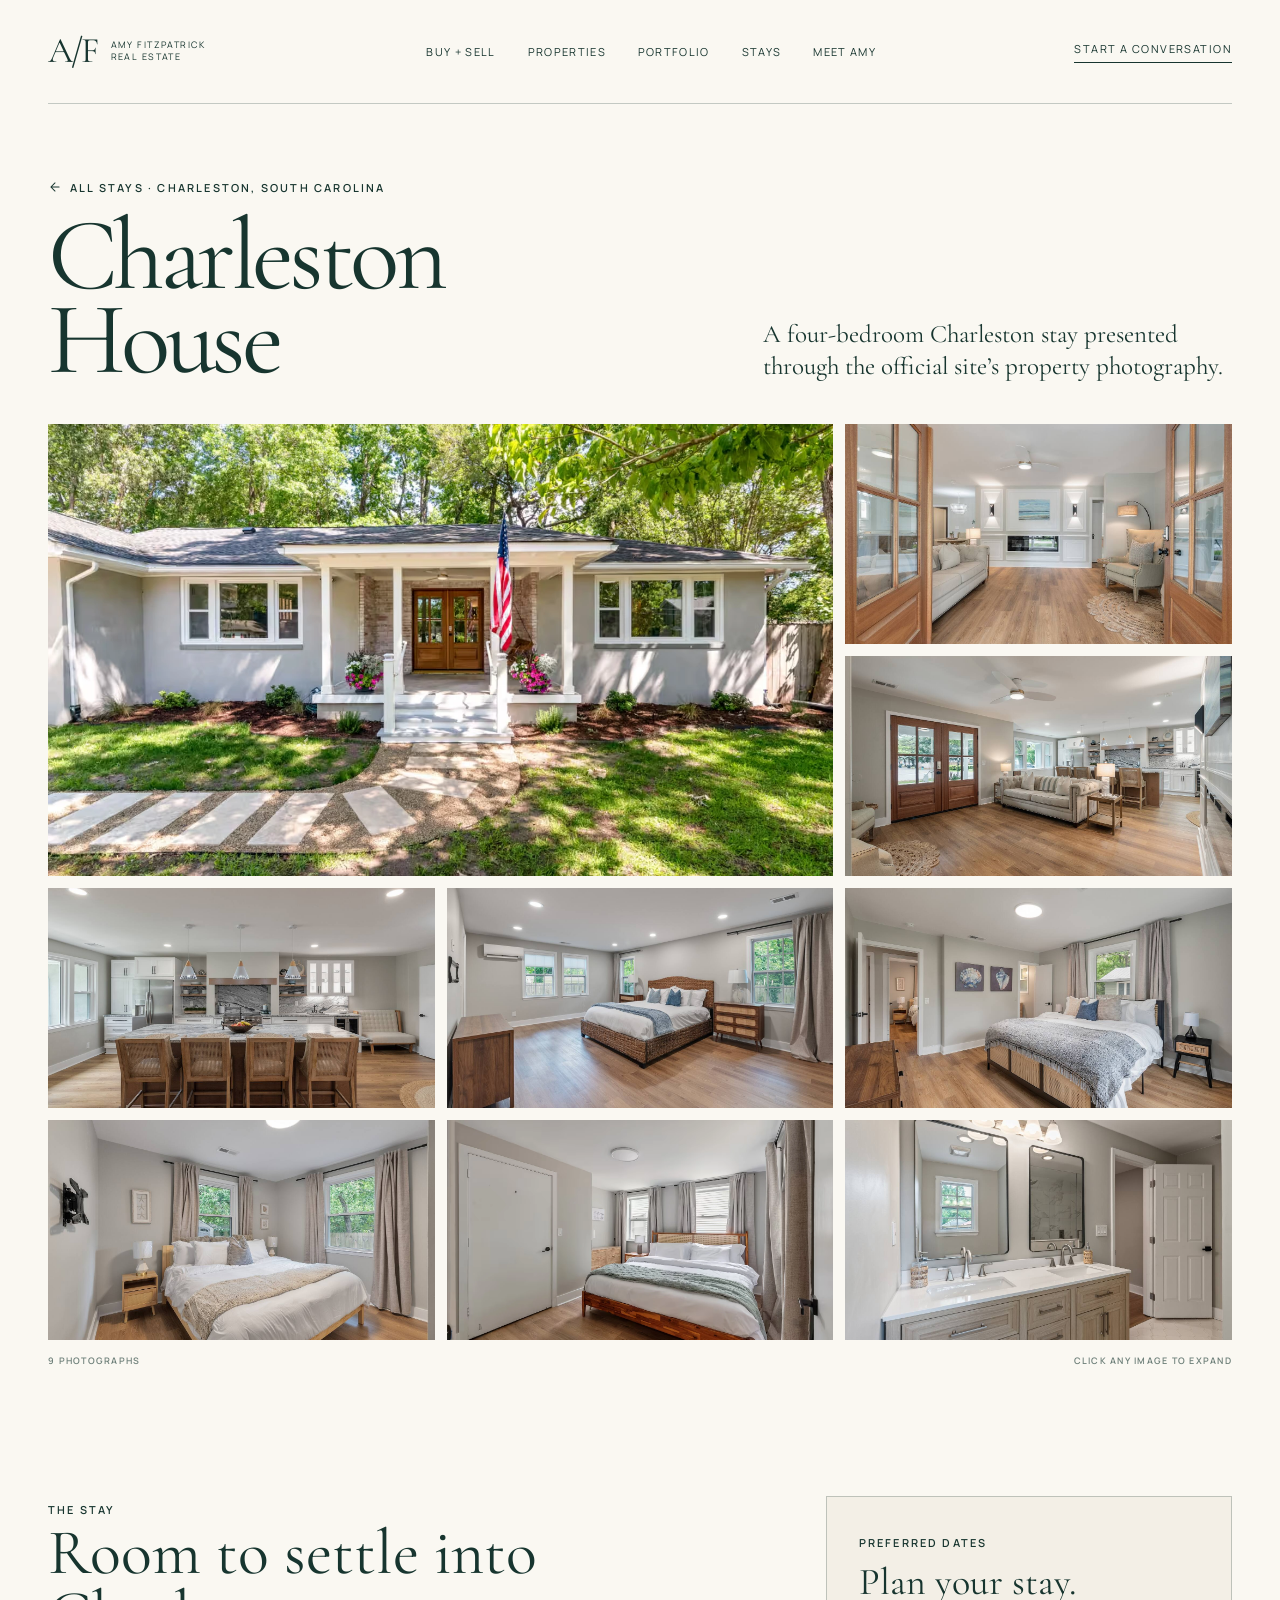
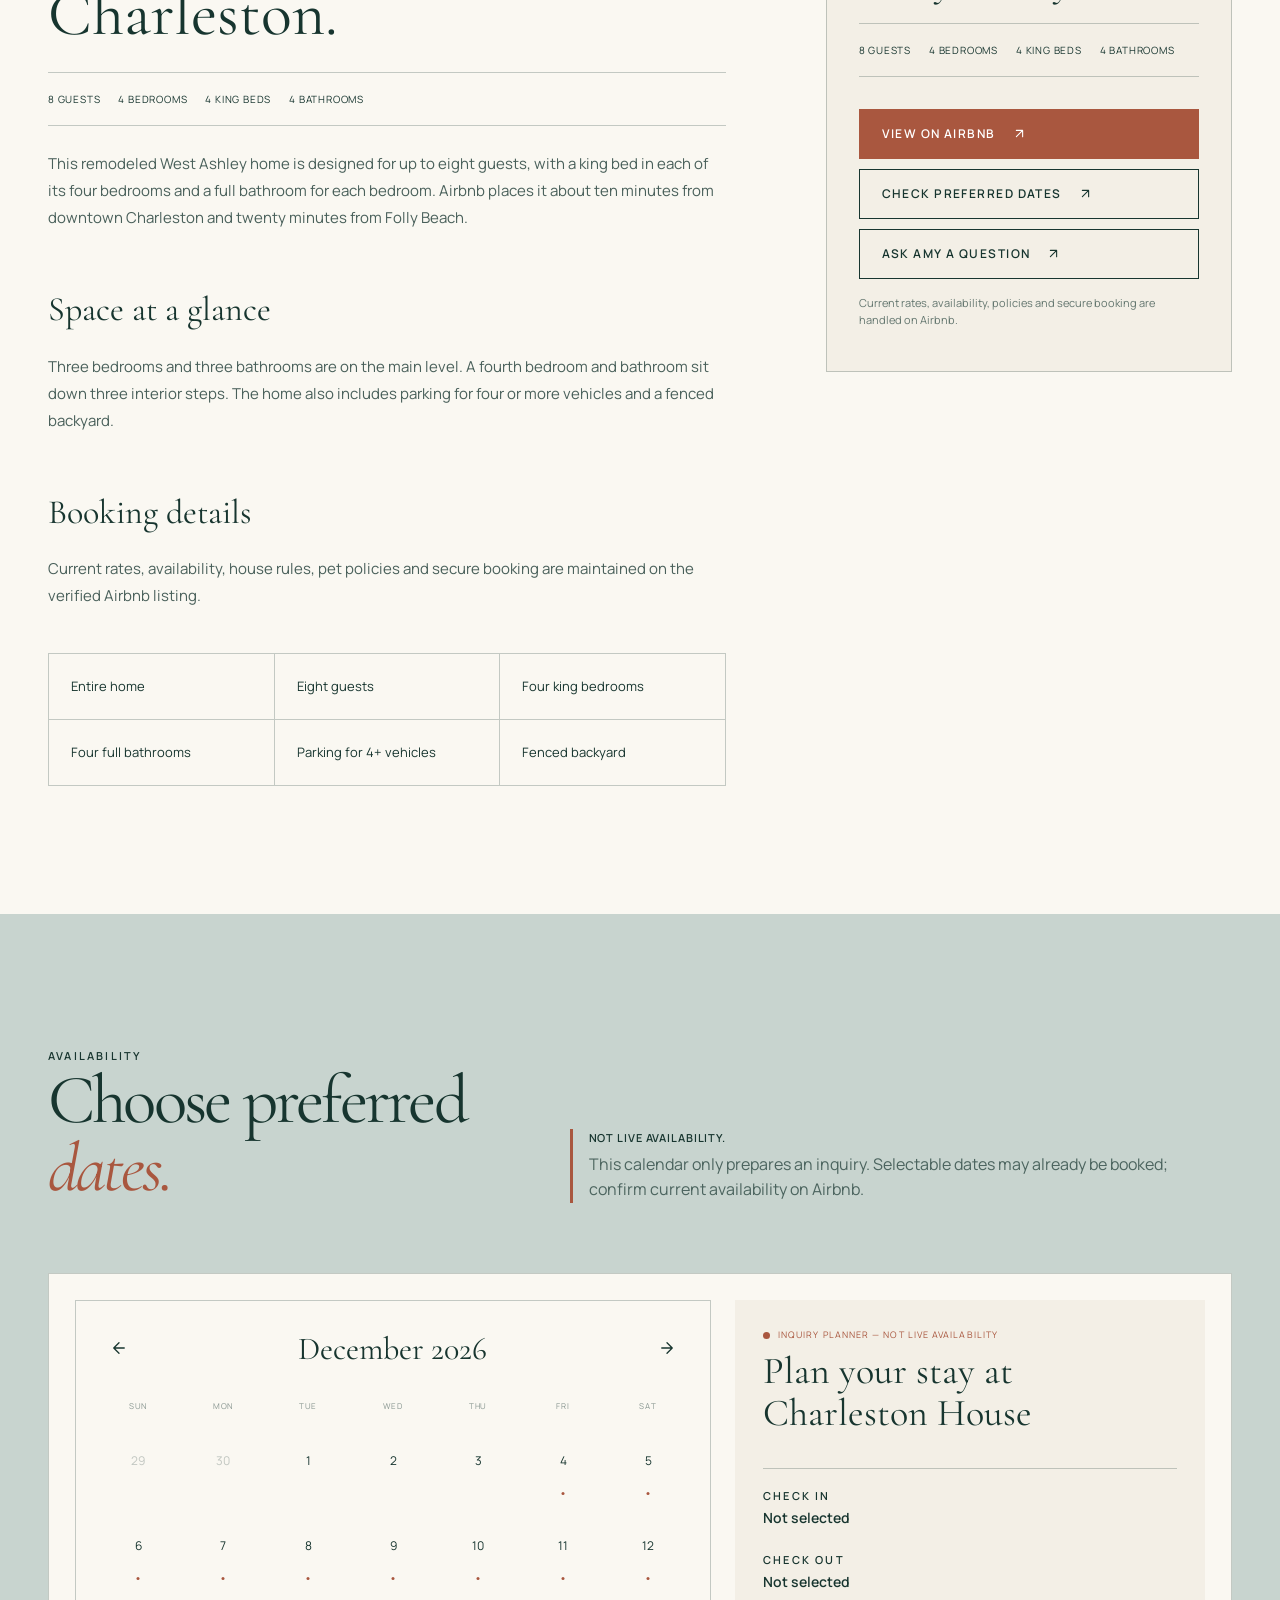
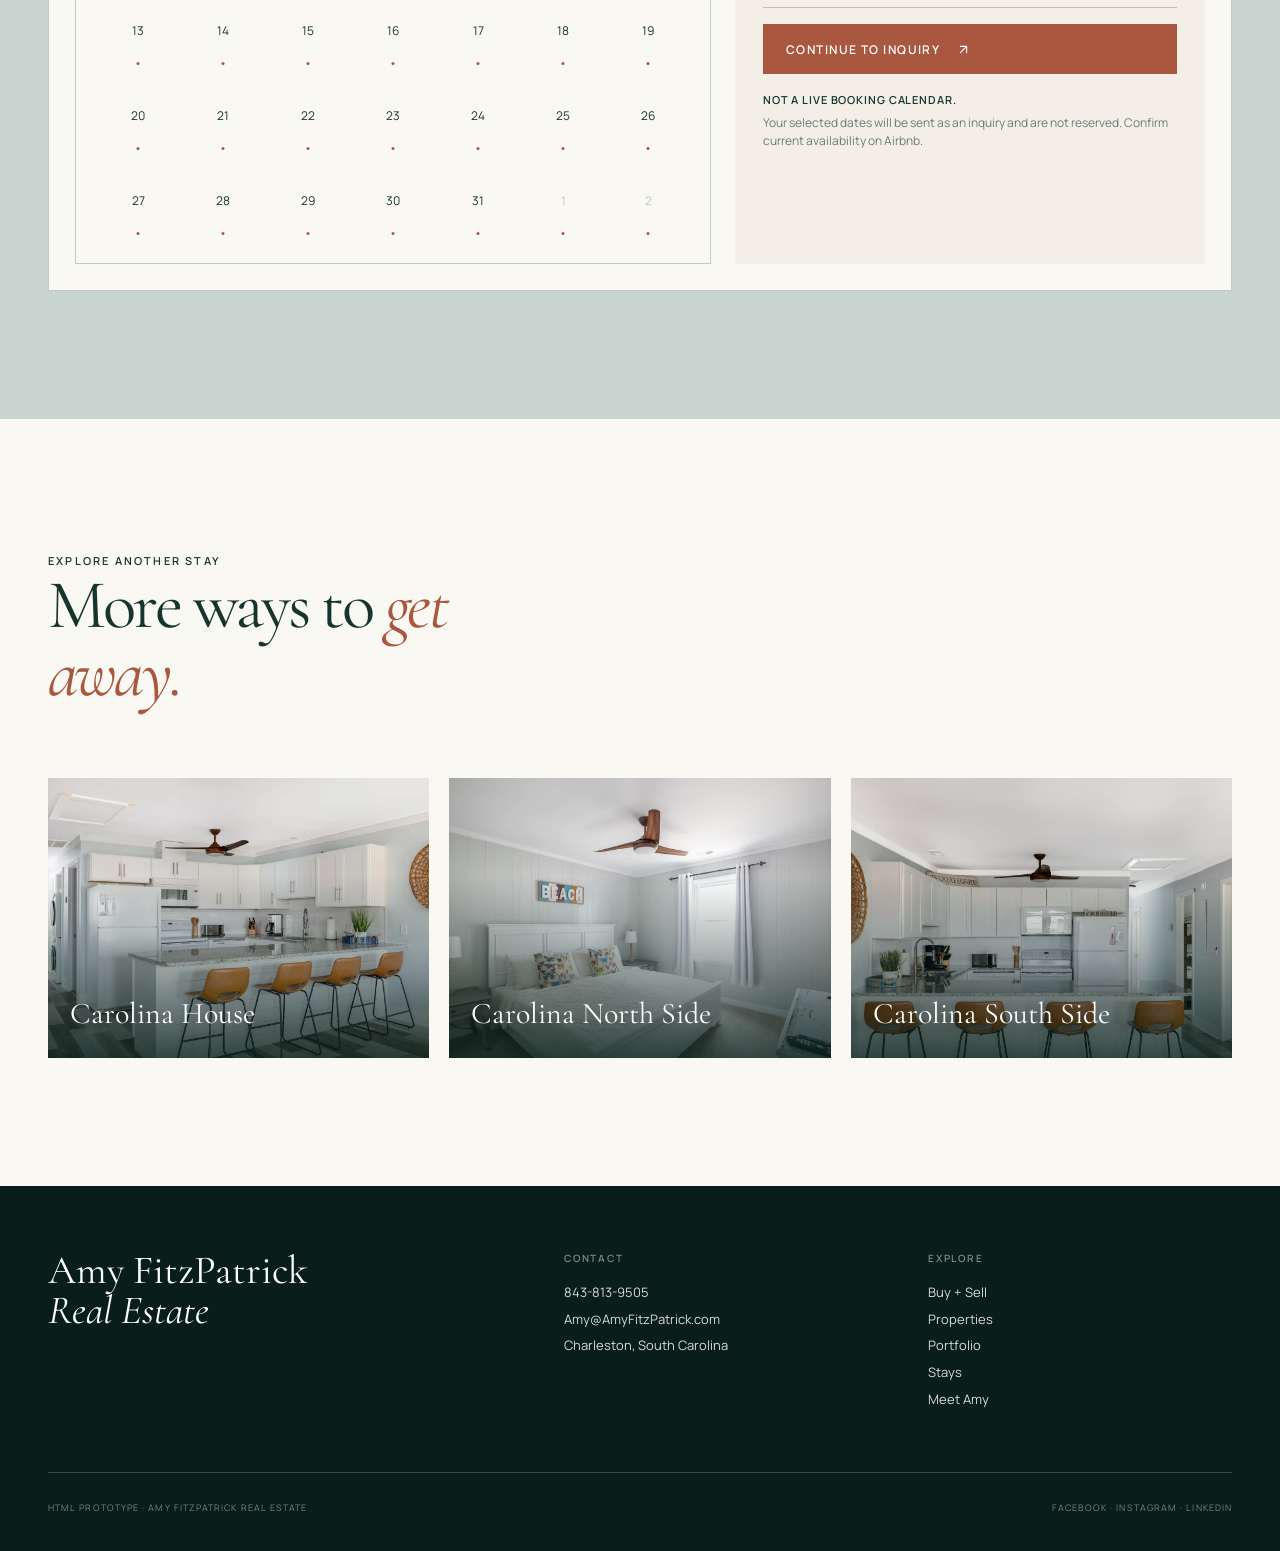
<file: stay-charleston.html>
<!doctype html><html lang="en"><head><meta charset="utf-8"><meta name="viewport" content="width=device-width,initial-scale=1"><title>Charleston House | Amy FitzPatrick Stays</title><meta name="description" content="A four-bedroom Charleston stay presented through the official site’s property photography."><link rel="icon" href="data:,"><link rel="stylesheet" href="styles.css"></head><body class="inner-page"><header><div class="wrap nav"><a class="brand" href="index.html" aria-label="Amy FitzPatrick home"><span class="brand-mark">A/F</span><span class="brand-copy">Amy FitzPatrick<br>Real Estate</span></a><nav class="navlinks" aria-label="Primary"><a href="services.html">Buy + Sell</a><a href="properties.html">Properties</a><a href="portfolio.html">Portfolio</a><a href="stays.html">Stays</a><a href="meet.html">Meet Amy</a></nav><a class="nav-cta" href="contact.html">Start a conversation</a><button class="menu-toggle" type="button" aria-expanded="false" aria-controls="mobile-panel">Menu</button></div><nav class="mobile-panel" id="mobile-panel" aria-label="Mobile navigation"><a href="services.html">Buy + Sell</a><a href="properties.html">Properties</a><a href="portfolio.html">Portfolio</a><a href="stays.html">Stays</a><a href="meet.html">Meet Amy</a><a href="contact.html">Contact</a></nav></header><main><section class="stay-detail-hero"><div class="wrap stay-detail-heading"><div><a class="eyebrow" href="stays.html"><svg class="icon icon-arrow" viewBox="0 0 24 24" aria-hidden="true" focusable="false"><path d="M19 12H5m7 7-7-7 7-7"/></svg>All stays · Charleston, South Carolina</a><h1>Charleston House</h1></div><p class="stay-detail-intro">A four-bedroom Charleston stay presented through the official site’s property photography.</p></div><div class="wrap stay-detail-gallery gallery-nine" data-gallery="Charleston House"><button class="stay-gallery-item" type="button" data-gallery-image="assets/charleston-01.webp" data-gallery-alt="Charleston House — Exterior of Charleston House" aria-label="Open photo 1 of 9: Exterior of Charleston House"><img src="assets/charleston-01.webp" alt="Charleston House — Exterior of Charleston House"></button><button class="stay-gallery-item" type="button" data-gallery-image="assets/charleston-02.jpeg" data-gallery-alt="Charleston House — Entry and living room" aria-label="Open photo 2 of 9: Entry and living room"><img src="assets/charleston-02.jpeg" alt="Charleston House — Entry and living room"></button><button class="stay-gallery-item" type="button" data-gallery-image="assets/charleston-03.jpeg" data-gallery-alt="Charleston House — Open living area" aria-label="Open photo 3 of 9: Open living area"><img src="assets/charleston-03.jpeg" alt="Charleston House — Open living area"></button><button class="stay-gallery-item" type="button" data-gallery-image="assets/charleston-04.jpeg" data-gallery-alt="Charleston House — Kitchen and dining area" aria-label="Open photo 4 of 9: Kitchen and dining area"><img src="assets/charleston-04.jpeg" alt="Charleston House — Kitchen and dining area" loading="lazy"></button><button class="stay-gallery-item" type="button" data-gallery-image="assets/charleston-05.jpeg" data-gallery-alt="Charleston House — Bedroom one" aria-label="Open photo 5 of 9: Bedroom one"><img src="assets/charleston-05.jpeg" alt="Charleston House — Bedroom one" loading="lazy"></button><button class="stay-gallery-item" type="button" data-gallery-image="assets/charleston-06.jpeg" data-gallery-alt="Charleston House — Bedroom two" aria-label="Open photo 6 of 9: Bedroom two"><img src="assets/charleston-06.jpeg" alt="Charleston House — Bedroom two" loading="lazy"></button><button class="stay-gallery-item" type="button" data-gallery-image="assets/charleston-07.jpeg" data-gallery-alt="Charleston House — Bedroom three" aria-label="Open photo 7 of 9: Bedroom three"><img src="assets/charleston-07.jpeg" alt="Charleston House — Bedroom three" loading="lazy"></button><button class="stay-gallery-item" type="button" data-gallery-image="assets/charleston-08.webp" data-gallery-alt="Charleston House — Bedroom four" aria-label="Open photo 8 of 9: Bedroom four"><img src="assets/charleston-08.webp" alt="Charleston House — Bedroom four" loading="lazy"></button><button class="stay-gallery-item" type="button" data-gallery-image="assets/charleston-09.jpeg" data-gallery-alt="Charleston House — Bathroom" aria-label="Open photo 9 of 9: Bathroom"><img src="assets/charleston-09.jpeg" alt="Charleston House — Bathroom" loading="lazy"></button></div><div class="wrap gallery-caption-bar"><span>9 photographs</span><span>Click any image to expand</span></div></section><section class="section"><div class="wrap stay-detail-body"><article class="stay-prose"><span class="eyebrow">The stay</span><h2>Room to settle into Charleston.</h2><div class="stay-facts"><span>8 guests</span><span>4 bedrooms</span><span>4 king beds</span><span>4 bathrooms</span></div><p>This remodeled West Ashley home is designed for up to eight guests, with a king bed in each of its four bedrooms and a full bathroom for each bedroom. Airbnb places it about ten minutes from downtown Charleston and twenty minutes from Folly Beach.</p><h3>Space at a glance</h3><p>Three bedrooms and three bathrooms are on the main level. A fourth bedroom and bathroom sit down three interior steps. The home also includes parking for four or more vehicles and a fenced backyard.</p><h3>Booking details</h3><p>Current rates, availability, house rules, pet policies and secure booking are maintained on the verified Airbnb listing.</p><div class="amenity-grid"><div>Entire home</div><div>Eight guests</div><div>Four king bedrooms</div><div>Four full bathrooms</div><div>Parking for 4+ vehicles</div><div>Fenced backyard</div></div></article><aside class="stay-book-card"><span class="eyebrow">Preferred dates</span><h3>Plan your stay.</h3><div class="stay-facts"><span>8 guests</span><span>4 bedrooms</span><span>4 king beds</span><span>4 bathrooms</span></div><a class="btn primary" href="https://www.airbnb.com/rooms/1409722155404534927" target="_blank" rel="noopener noreferrer">View on Airbnb<svg class="icon icon-ne" viewBox="0 0 24 24" aria-hidden="true" focusable="false"><path d="M7 17 17 7M7 7h10v10"/></svg></a><a class="btn" href="#availability">Check preferred dates<svg class="icon icon-ne" viewBox="0 0 24 24" aria-hidden="true" focusable="false"><path d="M7 17 17 7M7 7h10v10"/></svg></a><a class="btn" href="contact.html?intent=stay&property=Charleston%20House">Ask Amy a question<svg class="icon icon-ne" viewBox="0 0 24 24" aria-hidden="true" focusable="false"><path d="M7 17 17 7M7 7h10v10"/></svg></a><p class="booking-pending">Current rates, availability, policies and secure booking are handled on Airbnb.</p></aside></div></section><section class="section mist" id="availability"><div class="wrap"><div class="section-head"><div><span class="eyebrow">Availability</span><h2 class="display">Choose preferred <em>dates.</em></h2></div><p class="availability-warning"><strong>Not live availability.</strong> This calendar only prepares an inquiry. Selectable dates may already be booked; confirm current availability on Airbnb.</p></div><div class="calendar-shell"><div class="calendar" data-calendar data-kind="stay"><div class="calendar-head"><button class="calendar-nav" type="button" data-calendar-prev aria-label="Previous month"><svg class="icon icon-arrow" viewBox="0 0 24 24" aria-hidden="true" focusable="false"><path d="M19 12H5m7 7-7-7 7-7"/></svg></button><h3 data-month-title></h3><button class="calendar-nav" type="button" data-calendar-next aria-label="Next month"><svg class="icon icon-arrow" viewBox="0 0 24 24" aria-hidden="true" focusable="false"><path d="M5 12h14m-7-7 7 7-7 7"/></svg></button></div><div class="calendar-week"></div><div class="calendar-days"></div></div><div class="calendar-summary"><span class="sync-status">Inquiry planner — not live availability</span><h3>Plan your stay at <span data-calendar-property>Charleston House</span></h3><div class="calendar-selection"><div><span class="eyebrow">Check in</span><strong id="calendar-start">Not selected</strong></div><br><div><span class="eyebrow">Check out</span><strong id="calendar-end">Not selected</strong></div></div><a class="btn primary" data-date-link href="contact.html">Continue to inquiry<svg class="icon icon-ne" viewBox="0 0 24 24" aria-hidden="true" focusable="false"><path d="M7 17 17 7M7 7h10v10"/></svg></a><p class="calendar-note"><strong>Not a live booking calendar.</strong> Your selected dates will be sent as an inquiry and are not reserved. Confirm current availability on Airbnb.</p></div></div></div></section><section class="section"><div class="wrap"><div class="section-head"><div><span class="eyebrow">Explore another stay</span><h2 class="display">More ways to <em>get away.</em></h2></div></div><div class="stay-related"><a href="stay-carolina-house.html"><img src="assets/stay-kitchen.webp" alt="Carolina House"><div>Carolina House</div></a><a href="stay-carolina-north.html"><img src="assets/stay-room.webp" alt="Carolina North Side"><div>Carolina North Side</div></a><a href="stay-carolina-south.html"><img src="assets/stay-south.jpeg" alt="Carolina South Side"><div>Carolina South Side</div></a></div></div></section></main><footer><div class="wrap"><div class="footer-grid"><div class="footer-brand">Amy FitzPatrick<br><em>Real Estate</em></div><div class="footer-col"><strong>Contact</strong><a href="tel:+18438139505">843-813-9505</a><a href="mailto:Amy@AmyFitzPatrick.com">Amy@AmyFitzPatrick.com</a><span>Charleston, South Carolina</span></div><div class="footer-col"><strong>Explore</strong><a href="services.html">Buy + Sell</a><a href="properties.html">Properties</a><a href="portfolio.html">Portfolio</a><a href="stays.html">Stays</a><a href="meet.html">Meet Amy</a></div></div><div class="footer-bottom"><span>HTML prototype · Amy FitzPatrick Real Estate</span><span>Facebook · Instagram · LinkedIn</span></div></div></footer><script src="site.js"></script></body></html>
</file>
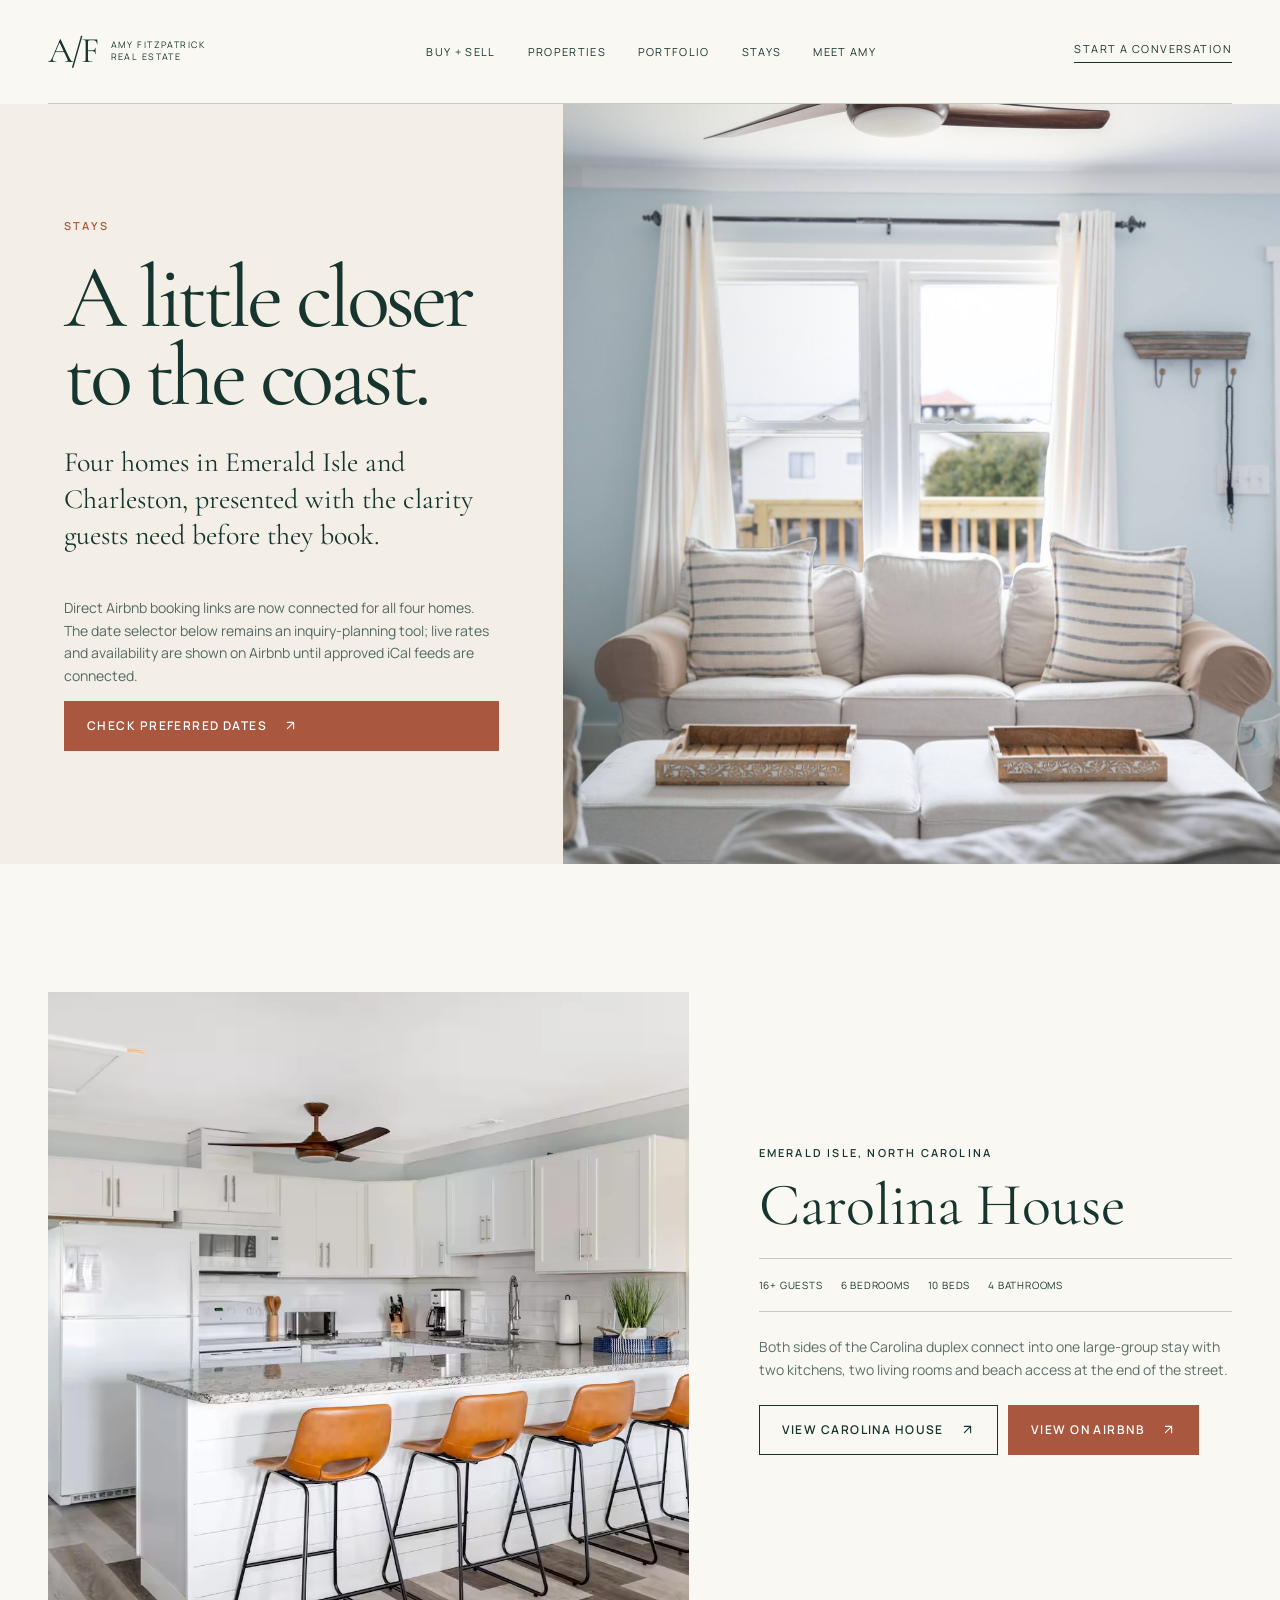
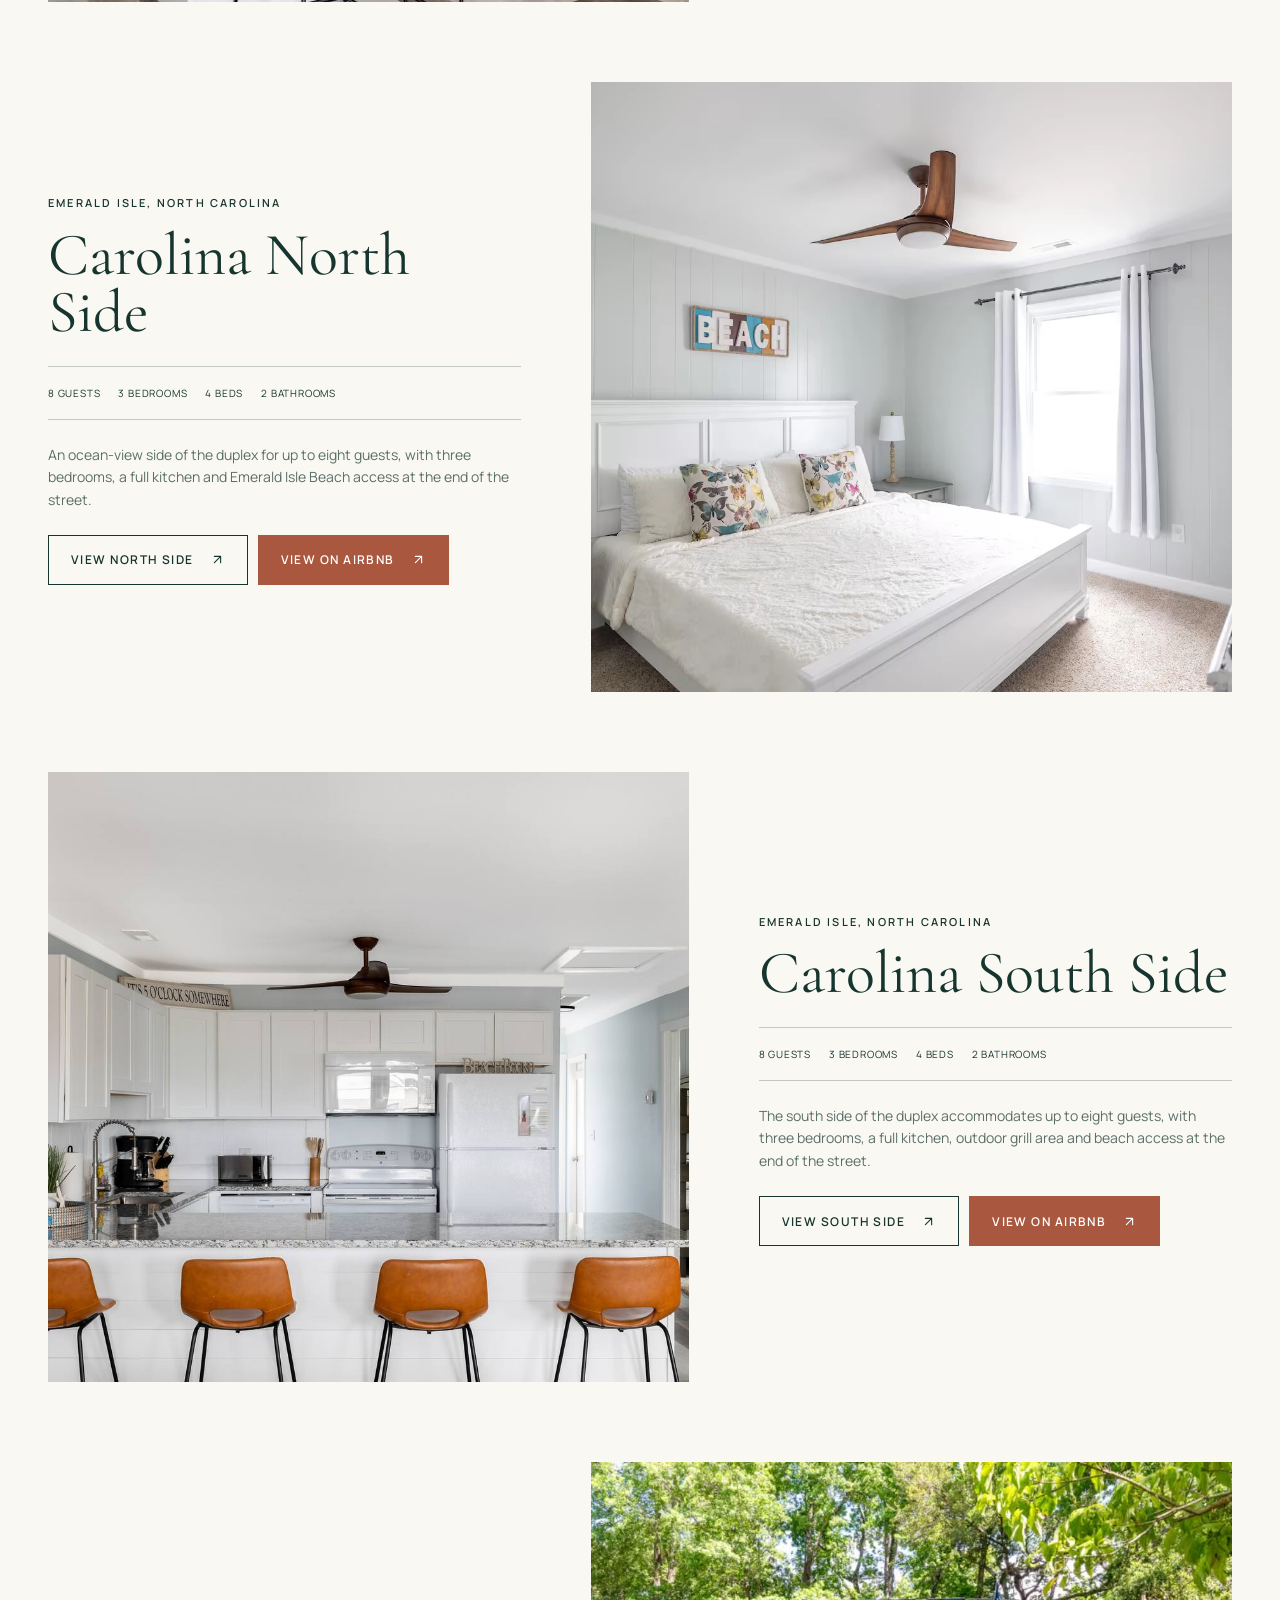
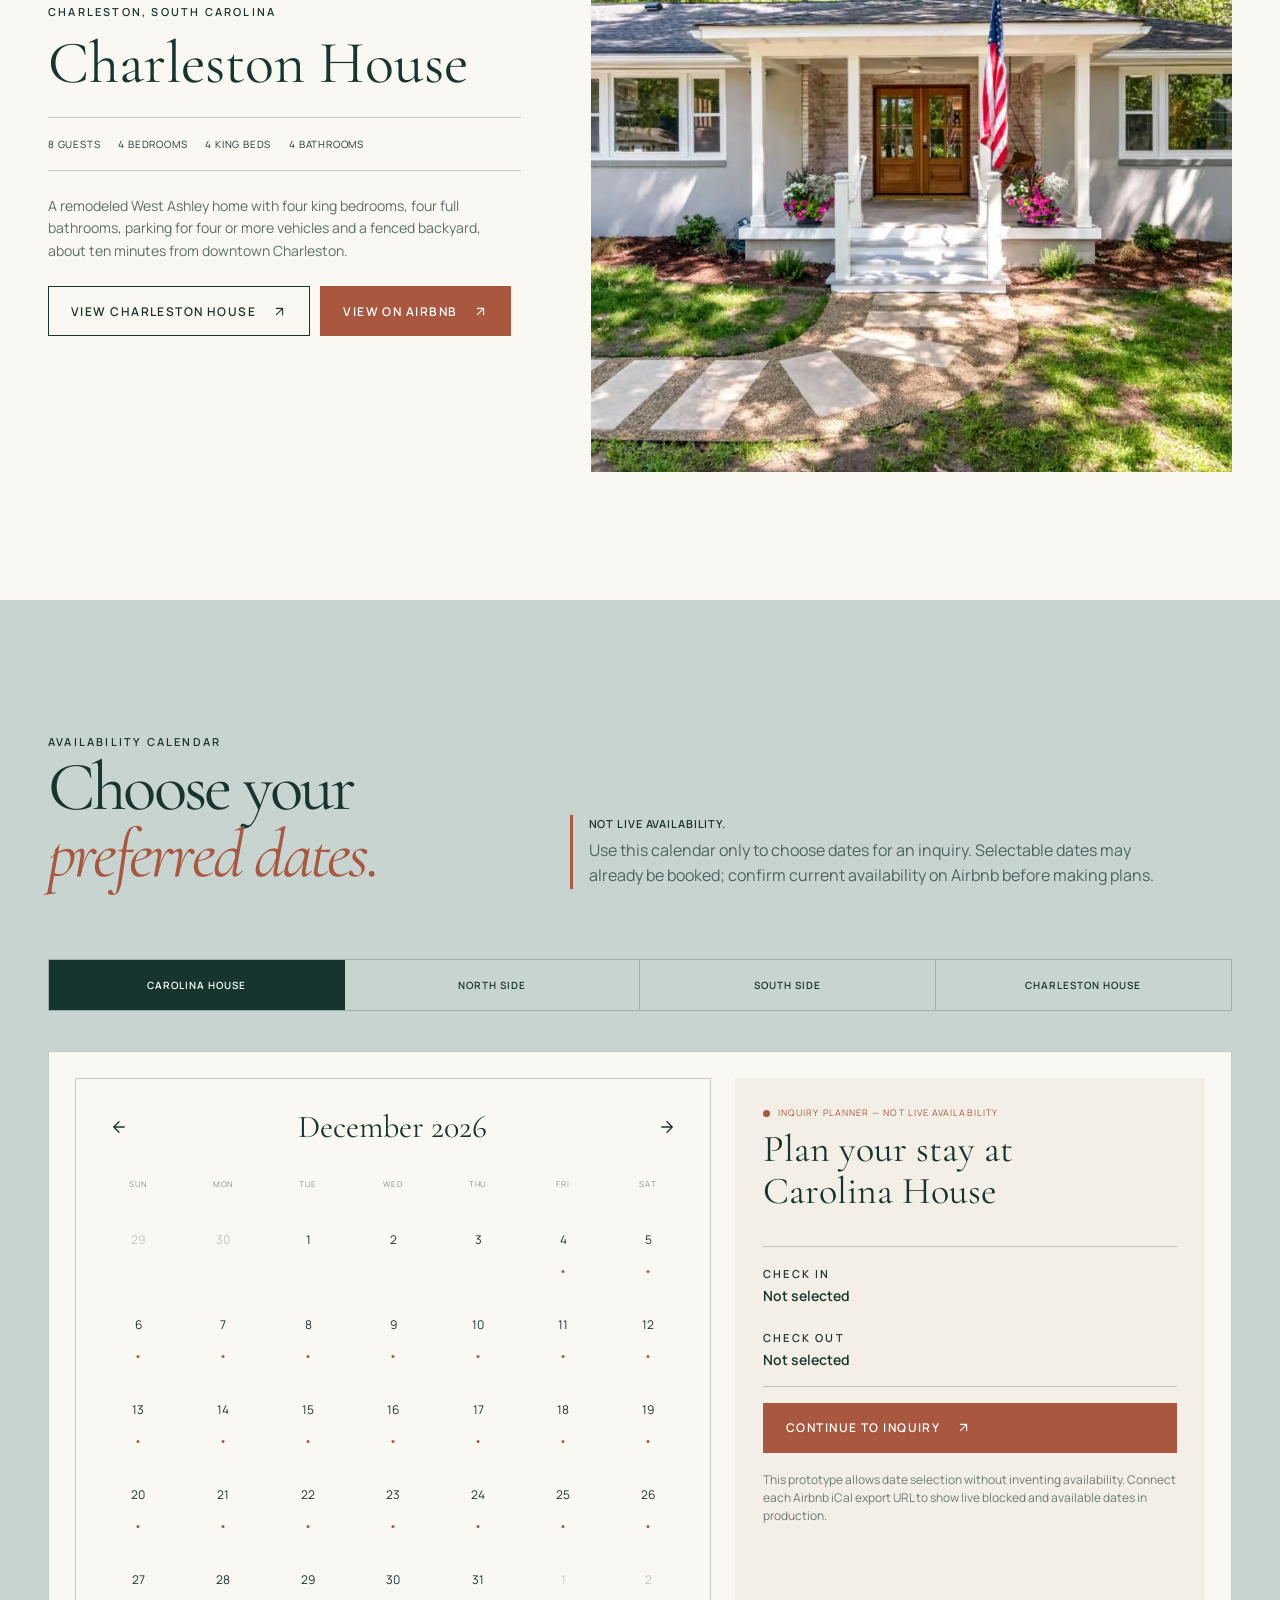
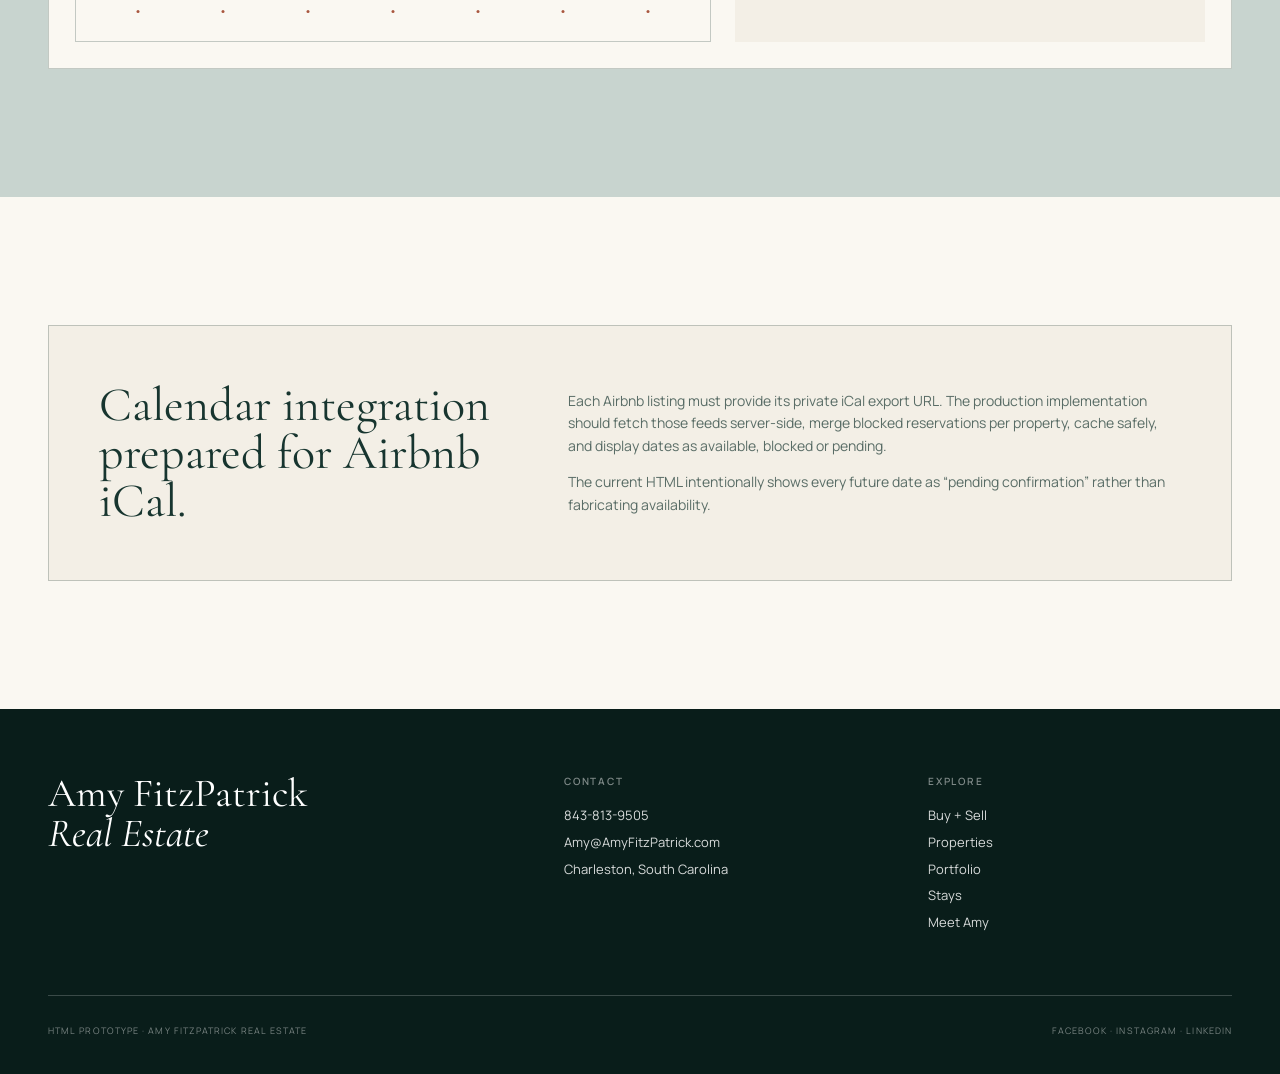
<file: stays.html>
<!doctype html><html lang="en"><head><meta charset="utf-8"><meta name="viewport" content="width=device-width,initial-scale=1"><title>Stays | Amy FitzPatrick Real Estate</title><meta name="description" content="Emerald Isle and Charleston stays hosted by Amy FitzPatrick."><link rel="icon" href="data:,"><link rel="stylesheet" href="styles.css"></head><body class="inner-page stays-page"><header><div class="wrap nav"><a class="brand" href="index.html" aria-label="Amy FitzPatrick home"><span class="brand-mark">A/F</span><span class="brand-copy">Amy FitzPatrick<br>Real Estate</span></a><nav class="navlinks" aria-label="Primary"><a href="services.html">Buy + Sell</a><a href="properties.html">Properties</a><a href="portfolio.html">Portfolio</a><a href="stays.html">Stays</a><a href="meet.html">Meet Amy</a></nav><a class="nav-cta" href="contact.html">Start a conversation</a><button class="menu-toggle" type="button" aria-expanded="false" aria-controls="mobile-panel">Menu</button></div><nav class="mobile-panel" id="mobile-panel" aria-label="Mobile navigation"><a href="services.html">Buy + Sell</a><a href="properties.html">Properties</a><a href="portfolio.html">Portfolio</a><a href="stays.html">Stays</a><a href="meet.html">Meet Amy</a><a href="contact.html">Contact</a></nav></header><main><section class="page-hero"><div class="page-hero-grid"><div class="page-hero-copy"><span class="eyebrow">Stays</span><h1 class="page-title">A little closer to the coast.</h1><p class="page-lead">Four homes in Emerald Isle and Charleston, presented with the clarity guests need before they book.</p><p class="page-copy">Direct Airbnb booking links are now connected for all four homes. The date selector below remains an inquiry-planning tool; live rates and availability are shown on Airbnb until approved iCal feeds are connected.</p><a class="btn primary" href="#availability">Check preferred dates<svg class="icon icon-ne" viewBox="0 0 24 24" aria-hidden="true" focusable="false"><path d="M7 17 17 7M7 7h10v10"/></svg></a></div><div class="page-hero-media"><picture><source media="(max-width: 900px)" srcset="assets/stay-living.jpeg"><img src="assets/house-04.webp" alt="Bright Carolina House living room and kitchen"></picture></div></div></section><section class="section"><div class="wrap stay-list"><article class="stay-entry"><div class="stay-entry-media"><img src="assets/stay-kitchen.webp" alt="Carolina House kitchen"></div><div class="stay-entry-copy"><span class="eyebrow">Emerald Isle, North Carolina</span><h2>Carolina House</h2><div class="stay-facts"><span>16+ guests</span><span>6 bedrooms</span><span>10 beds</span><span>4 bathrooms</span></div><p>Both sides of the Carolina duplex connect into one large-group stay with two kitchens, two living rooms and beach access at the end of the street.</p><div class="stay-entry-actions"><a class="btn" href="stay-carolina-house.html">View Carolina House<svg class="icon icon-ne" viewBox="0 0 24 24" aria-hidden="true" focusable="false"><path d="M7 17 17 7M7 7h10v10"/></svg></a><a class="btn primary" href="https://www.airbnb.com/rooms/19204386" target="_blank" rel="noopener noreferrer">View on Airbnb<svg class="icon icon-ne" viewBox="0 0 24 24" aria-hidden="true" focusable="false"><path d="M7 17 17 7M7 7h10v10"/></svg></a></div></div></article><article class="stay-entry"><div class="stay-entry-media"><img src="assets/stay-room.webp" alt="Carolina North Side bedroom"></div><div class="stay-entry-copy"><span class="eyebrow">Emerald Isle, North Carolina</span><h2>Carolina North Side</h2><div class="stay-facts"><span>8 guests</span><span>3 bedrooms</span><span>4 beds</span><span>2 bathrooms</span></div><p>An ocean-view side of the duplex for up to eight guests, with three bedrooms, a full kitchen and Emerald Isle Beach access at the end of the street.</p><div class="stay-entry-actions"><a class="btn" href="stay-carolina-north.html">View North Side<svg class="icon icon-ne" viewBox="0 0 24 24" aria-hidden="true" focusable="false"><path d="M7 17 17 7M7 7h10v10"/></svg></a><a class="btn primary" href="https://www.airbnb.com/rooms/13227829" target="_blank" rel="noopener noreferrer">View on Airbnb<svg class="icon icon-ne" viewBox="0 0 24 24" aria-hidden="true" focusable="false"><path d="M7 17 17 7M7 7h10v10"/></svg></a></div></div></article><article class="stay-entry"><div class="stay-entry-media"><img src="assets/stay-south.jpeg" alt="Carolina South Side kitchen"></div><div class="stay-entry-copy"><span class="eyebrow">Emerald Isle, North Carolina</span><h2>Carolina South Side</h2><div class="stay-facts"><span>8 guests</span><span>3 bedrooms</span><span>4 beds</span><span>2 bathrooms</span></div><p>The south side of the duplex accommodates up to eight guests, with three bedrooms, a full kitchen, outdoor grill area and beach access at the end of the street.</p><div class="stay-entry-actions"><a class="btn" href="stay-carolina-south.html">View South Side<svg class="icon icon-ne" viewBox="0 0 24 24" aria-hidden="true" focusable="false"><path d="M7 17 17 7M7 7h10v10"/></svg></a><a class="btn primary" href="https://www.airbnb.com/rooms/13228027" target="_blank" rel="noopener noreferrer">View on Airbnb<svg class="icon icon-ne" viewBox="0 0 24 24" aria-hidden="true" focusable="false"><path d="M7 17 17 7M7 7h10v10"/></svg></a></div></div></article><article class="stay-entry"><div class="stay-entry-media"><img src="assets/stay-charleston.webp" alt="Charleston House exterior"></div><div class="stay-entry-copy"><span class="eyebrow">Charleston, South Carolina</span><h2>Charleston House</h2><div class="stay-facts"><span>8 guests</span><span>4 bedrooms</span><span>4 king beds</span><span>4 bathrooms</span></div><p>A remodeled West Ashley home with four king bedrooms, four full bathrooms, parking for four or more vehicles and a fenced backyard, about ten minutes from downtown Charleston.</p><div class="stay-entry-actions"><a class="btn" href="stay-charleston.html">View Charleston House<svg class="icon icon-ne" viewBox="0 0 24 24" aria-hidden="true" focusable="false"><path d="M7 17 17 7M7 7h10v10"/></svg></a><a class="btn primary" href="https://www.airbnb.com/rooms/1409722155404534927" target="_blank" rel="noopener noreferrer">View on Airbnb<svg class="icon icon-ne" viewBox="0 0 24 24" aria-hidden="true" focusable="false"><path d="M7 17 17 7M7 7h10v10"/></svg></a></div></div></article></div></section><section class="section mist" id="availability"><div class="wrap"><div class="section-head"><div><span class="eyebrow">Availability calendar</span><h2 class="display">Choose your <em>preferred dates.</em></h2></div><p class="availability-warning"><strong>Not live availability.</strong> Use this calendar only to choose dates for an inquiry. Selectable dates may already be booked; confirm current availability on Airbnb before making plans.</p></div><div class="stay-selector" aria-label="Choose a stay"><button class="stay-choice active" type="button" data-property="Carolina House">Carolina House</button><button class="stay-choice" type="button" data-property="Carolina North Side">North Side</button><button class="stay-choice" type="button" data-property="Carolina South Side">South Side</button><button class="stay-choice" type="button" data-property="Charleston House">Charleston House</button></div><div class="calendar-shell"><div class="calendar" data-calendar data-kind="stay"><div class="calendar-head"><button class="calendar-nav" type="button" data-calendar-prev aria-label="Previous month"><svg class="icon icon-arrow" viewBox="0 0 24 24" aria-hidden="true" focusable="false"><path d="M19 12H5m7 7-7-7 7-7"/></svg></button><h3 data-month-title></h3><button class="calendar-nav" type="button" data-calendar-next aria-label="Next month"><svg class="icon icon-arrow" viewBox="0 0 24 24" aria-hidden="true" focusable="false"><path d="M5 12h14m-7-7 7 7-7 7"/></svg></button></div><div class="calendar-week"></div><div class="calendar-days"></div></div><div class="calendar-summary"><span class="sync-status">Inquiry planner — not live availability</span><h3>Plan your stay at <span data-calendar-property>Carolina House</span></h3><div class="calendar-selection"><div><span class="eyebrow">Check in</span><strong id="calendar-start">Not selected</strong></div><br><div><span class="eyebrow">Check out</span><strong id="calendar-end">Not selected</strong></div></div><a class="btn primary" data-date-link href="contact.html">Continue to inquiry<svg class="icon icon-ne" viewBox="0 0 24 24" aria-hidden="true" focusable="false"><path d="M7 17 17 7M7 7h10v10"/></svg></a><p class="calendar-note">This prototype allows date selection without inventing availability. Connect each Airbnb iCal export URL to show live blocked and available dates in production.</p></div></div></div></section><section class="section"><div class="wrap integration-note"><h2>Calendar integration prepared for Airbnb iCal.</h2><div><p>Each Airbnb listing must provide its private iCal export URL. The production implementation should fetch those feeds server-side, merge blocked reservations per property, cache safely, and display dates as available, blocked or pending.</p><p>The current HTML intentionally shows every future date as “pending confirmation” rather than fabricating availability.</p></div></div></section></main><footer><div class="wrap"><div class="footer-grid"><div class="footer-brand">Amy FitzPatrick<br><em>Real Estate</em></div><div class="footer-col"><strong>Contact</strong><a href="tel:+18438139505">843-813-9505</a><a href="mailto:Amy@AmyFitzPatrick.com">Amy@AmyFitzPatrick.com</a><span>Charleston, South Carolina</span></div><div class="footer-col"><strong>Explore</strong><a href="services.html">Buy + Sell</a><a href="properties.html">Properties</a><a href="portfolio.html">Portfolio</a><a href="stays.html">Stays</a><a href="meet.html">Meet Amy</a></div></div><div class="footer-bottom"><span>HTML prototype · Amy FitzPatrick Real Estate</span><span>Facebook · Instagram · LinkedIn</span></div></div></footer><script src="site.js"></script></body></html>
</file>
<file: styles.css>
@font-face{font-family:"Cormorant Garamond";src:url("assets/fonts/cormorant-garamond-regular.woff2") format("woff2");font-style:normal;font-weight:400 500;font-display:swap}
@font-face{font-family:"Cormorant Garamond";src:url("assets/fonts/cormorant-garamond-italic.woff2") format("woff2");font-style:italic;font-weight:400;font-display:swap}
@font-face{font-family:"Manrope";src:url("assets/fonts/manrope.woff2") format("woff2");font-style:normal;font-weight:400 600;font-display:swap}

    :root{
      --ink:#17352f;
      --deep:#0e2824;
      --oyster:#f3efe6;
      --paper:#faf8f2;
      --mist:#c8d4cf;
      --clay:#a9573f;
      --line:rgba(23,53,47,.24);
      --serif:"Cormorant Garamond", Georgia, serif;
      --sans:"Manrope", Arial, sans-serif;
    }
    *{box-sizing:border-box}
    html{scroll-behavior:smooth}
    body{margin:0;background:var(--paper);color:var(--ink);font-family:var(--sans);font-size:16px;line-height:1.6;overflow-x:hidden}
    img{display:block;width:100%;height:100%;object-fit:cover}
    a{color:inherit;text-decoration:none}
    .wrap{width:min(1280px,calc(100% - 96px));margin:auto}
    .eyebrow{font-size:11px;font-weight:600;letter-spacing:.2em;text-transform:uppercase}
    .rule{height:1px;background:var(--line)}
    .btn{display:inline-flex;align-items:center;gap:16px;min-height:50px;padding:0 22px;border:1px solid currentColor;font-size:12px;font-weight:600;letter-spacing:.12em;text-transform:uppercase;transition:.25s ease}
    .icon{display:inline-block;width:1em;height:1em;flex:0 0 auto;fill:none;stroke:currentColor;stroke-width:1.75;stroke-linecap:round;stroke-linejoin:round}
    .btn>.icon{width:15px;height:15px}
    .eyebrow>.icon{width:14px;height:14px;margin-right:8px;vertical-align:-2px}
    .btn.primary{background:var(--clay);border-color:var(--clay);color:#fff}
    .btn:hover{transform:translateY(-2px)}

    header{position:absolute;inset:0 0 auto;z-index:10;color:#fff}
    .nav{height:104px;display:grid;grid-template-columns:180px 1fr auto;align-items:center;border-bottom:1px solid rgba(255,255,255,.34)}
    .brand{display:flex;align-items:center;gap:14px}
    .brand-mark{font-family:var(--serif);font-size:36px;line-height:.8;letter-spacing:-.06em}
    .brand-copy{font-size:9px;line-height:1.35;letter-spacing:.16em;text-transform:uppercase}
    .navlinks{display:flex;justify-content:center;gap:32px;font-size:11px;letter-spacing:.12em;text-transform:uppercase}
    .nav-cta{font-size:11px;letter-spacing:.13em;text-transform:uppercase;border-bottom:1px solid;padding-bottom:5px}

    .hero{position:relative;min-height:940px;background:var(--deep);color:#fff;overflow:hidden}
    .hero-photo{position:absolute;inset:0;background-image:linear-gradient(90deg,rgba(11,39,34,.9) 0%,rgba(11,39,34,.62) 44%,rgba(11,39,34,.1) 78%),linear-gradient(0deg,rgba(10,31,28,.38),rgba(10,31,28,0) 52%),url('assets/river-marsh.jpg');background-size:cover;background-position:center 58%}
    .hero-grid{position:relative;z-index:2;min-height:940px;display:grid;grid-template-columns:1.07fr .93fr;align-items:end;padding:190px 0 78px}
    .hero-copy{align-self:center;padding-top:52px;max-width:800px}
    .hero-kicker{display:flex;align-items:center;gap:18px;margin-bottom:28px;color:rgba(255,255,255,.78)}
    .hero-kicker span:first-child{width:48px;height:1px;background:rgba(255,255,255,.55)}
    h1{font-family:var(--serif);font-weight:400;font-size:clamp(68px,7.6vw,112px);line-height:.84;letter-spacing:-.055em;margin:0 0 30px;max-width:850px}
    h1 em{font-weight:400;color:#e8d8c8}
    .hero-sub{max-width:560px;font-size:16px;line-height:1.75;color:rgba(255,255,255,.84);margin-bottom:34px}
    .hero-actions{display:flex;gap:14px;flex-wrap:wrap}
    .hero-actions .btn:not(.primary){color:#fff;background:rgba(255,255,255,.04)}
    .portrait-stage{position:relative;height:690px;align-self:end}
    .portrait-arch{position:absolute;right:-48px;bottom:-84px;width:540px;height:720px;border-radius:280px 280px 0 0;border:1px solid rgba(255,255,255,.4);background:linear-gradient(180deg,rgba(232,216,200,.18),rgba(232,216,200,.04));overflow:hidden}
    .portrait-arch img{object-fit:contain;object-position:center bottom;filter:saturate(.85) contrast(1.02)}
    .hero-note{position:absolute;right:0;bottom:24px;width:280px;padding:18px 20px;border-top:1px solid rgba(255,255,255,.5);border-bottom:1px solid rgba(255,255,255,.5);font-family:var(--serif);font-size:22px;font-style:italic;line-height:1.18}
    .hero-index{position:absolute;left:0;bottom:82px;display:flex;gap:30px;font-size:10px;letter-spacing:.15em;text-transform:uppercase;color:rgba(255,255,255,.64)}

    .intro{background:var(--oyster);padding:132px 0 124px}
    .intro-top{display:grid;grid-template-columns:1fr 2fr;gap:80px;align-items:start}
    .intro h2,.section-title{font-family:var(--serif);font-size:clamp(52px,5vw,78px);font-weight:400;line-height:.98;letter-spacing:-.04em;margin:0}
    .intro-statement{font-family:var(--serif);font-size:35px;line-height:1.2;max-width:820px;margin:0}
    .paths{margin-top:90px;border-top:1px solid var(--line)}
    .path{display:grid;grid-template-columns:72px 1.2fr 2fr 36px;align-items:center;gap:28px;min-height:118px;border-bottom:1px solid var(--line)}
    .path-num{font-family:var(--serif);font-size:20px;font-style:italic;color:var(--clay)}
    .path h3{font-family:var(--serif);font-size:36px;font-weight:400;margin:0}
    .path p{margin:0;max-width:560px;color:rgba(23,53,47,.74);font-size:14px}
    .path-arrow{width:22px;height:22px}

    .featured{background:var(--deep);color:#fff;padding:130px 0}
    .featured-head{display:grid;grid-template-columns:1.25fr .75fr;gap:80px;align-items:end;margin-bottom:70px}
    .featured-copy{color:rgba(255,255,255,.72);max-width:470px;font-size:14px}
    .listing-stage{position:relative;display:grid;grid-template-columns:1.45fr .55fr;gap:18px;height:720px}
    .listing-main{position:relative;overflow:hidden}
    .listing-main img{object-position:center 54%}
    .listing-side{display:grid;grid-template-rows:1fr 1fr;gap:18px}
    .listing-card{position:absolute;left:46px;bottom:42px;background:rgba(250,248,242,.96);color:var(--ink);width:min(520px,calc(100% - 92px));padding:28px 30px}
    .listing-card h3{font-family:var(--serif);font-size:38px;line-height:1;margin:9px 0 18px;font-weight:400}
    .facts{display:flex;gap:18px;flex-wrap:wrap;font-size:11px;letter-spacing:.08em;text-transform:uppercase;color:rgba(23,53,47,.72)}
    .listing-link{display:inline-block;margin-top:20px;padding-bottom:3px;border-bottom:1px solid;font-size:11px;font-weight:600;letter-spacing:.12em;text-transform:uppercase}

    .about{padding:150px 0;background:var(--paper)}
    .about-grid{display:grid;grid-template-columns:.9fr 1.1fr;gap:110px;align-items:center}
    .about-photo{height:760px;position:relative;background:var(--mist);overflow:hidden}
    .about-photo img{object-position:center 32%}
    .about-photo::after{content:"15+ years shaping homes, investments & stays";position:absolute;right:-1px;bottom:-1px;background:var(--paper);width:280px;padding:25px 0 0 28px;font-family:var(--serif);font-style:italic;font-size:22px;line-height:1.2}
    .about-copy .eyebrow{color:var(--clay);margin-bottom:24px}
    .about-copy h2{font-family:var(--serif);font-size:70px;line-height:.96;font-weight:400;letter-spacing:-.04em;margin:0 0 34px}
    .about-copy .lead{font-family:var(--serif);font-size:28px;line-height:1.28;margin:0 0 28px}
    .about-copy p{color:rgba(23,53,47,.72);max-width:570px;margin:0 0 32px;font-size:14px}
    .credential{margin:42px 0;padding:20px 0;border-top:1px solid var(--line);border-bottom:1px solid var(--line);font-size:12px;letter-spacing:.08em;text-transform:uppercase}

    .work{padding:132px 0;background:var(--oyster)}
    .work-head{display:flex;justify-content:space-between;align-items:end;margin-bottom:70px}
    .work-head p{max-width:420px;margin:0;color:rgba(23,53,47,.68);font-size:14px}
    .mosaic{display:grid;grid-template-columns:1.1fr .9fr;grid-template-rows:400px 310px;gap:18px}
    .tile{position:relative;overflow:hidden}
    .tile:nth-child(1){grid-row:1 / span 2}
    .tile img{transition:transform .6s ease}
    .tile:hover img{transform:scale(1.025)}
    .tile-caption{position:absolute;inset:auto 0 0;background:linear-gradient(0deg,rgba(9,33,29,.86),rgba(9,33,29,0));padding:70px 26px 24px;color:#fff}
    .tile-caption strong{display:block;font-family:var(--serif);font-size:28px;font-weight:400;line-height:1.1}
    .tile-caption span{font-size:10px;letter-spacing:.15em;text-transform:uppercase;color:rgba(255,255,255,.7)}

    .stays{padding:145px 0;background:var(--paper)}
    .stays-grid{display:grid;grid-template-columns:.72fr 1.28fr;gap:90px;align-items:center}
    .stays-copy h2{font-family:var(--serif);font-weight:400;font-size:72px;line-height:.95;letter-spacing:-.04em;margin:18px 0 28px}
    .stays-copy p{font-size:14px;color:rgba(23,53,47,.7);margin-bottom:30px}
    .stay-gallery{display:grid;grid-template-columns:1.1fr .9fr;grid-template-rows:300px 300px;gap:16px}
    .stay-gallery figure{margin:0;overflow:hidden;position:relative}
    .stay-gallery figure:first-child{grid-row:1/span 2}
    .stay-gallery figure:first-child img{object-position:center}
    .stay-tag{position:absolute;left:18px;bottom:18px;background:rgba(250,248,242,.93);padding:8px 12px;font-size:10px;letter-spacing:.12em;text-transform:uppercase}

    .quote{background:var(--mist);padding:130px 0}
    .quote-grid{display:grid;grid-template-columns:220px 1fr;gap:86px;align-items:start}
    blockquote{margin:0;font-family:var(--serif);font-size:48px;line-height:1.14;letter-spacing:-.025em;max-width:940px}
    .quote-meta{margin-top:32px;font-size:11px;letter-spacing:.12em;text-transform:uppercase}

    .closing{position:relative;background:var(--deep);color:#fff;min-height:610px;display:flex;align-items:center;overflow:hidden}
    .closing::before{content:"";position:absolute;inset:0;background:linear-gradient(90deg,rgba(8,31,27,.96),rgba(8,31,27,.74) 60%,rgba(8,31,27,.45)),url('assets/charleston-street.jpg') center/cover;filter:saturate(.72)}
    .closing-inner{position:relative;z-index:2;padding:110px 0}
    .closing h2{font-family:var(--serif);font-size:80px;line-height:.94;font-weight:400;letter-spacing:-.045em;max-width:820px;margin:20px 0 34px}
    .closing h2 em{color:#e8d8c8;font-weight:400}
    .closing p{max-width:520px;color:rgba(255,255,255,.76);margin-bottom:30px}

    footer{background:#091d1a;color:#fff;padding:64px 0 36px}
    .footer-grid{display:grid;grid-template-columns:1.2fr .8fr .8fr;gap:60px;padding-bottom:56px;border-bottom:1px solid rgba(255,255,255,.2)}
    .footer-brand{font-family:var(--serif);font-size:40px;line-height:1}
    .footer-col strong{display:block;font-size:10px;letter-spacing:.18em;text-transform:uppercase;color:rgba(255,255,255,.48);margin-bottom:16px}
    .footer-col a,.footer-col span{display:block;font-size:13px;margin:6px 0;color:rgba(255,255,255,.84)}
    .footer-bottom{display:flex;justify-content:space-between;padding-top:28px;font-size:9px;letter-spacing:.12em;text-transform:uppercase;color:rgba(255,255,255,.45)}
    .footer-bottom span{display:block}

    @media(max-width:900px){
      .wrap{width:min(100% - 40px,680px)}
      header{position:absolute}.nav{height:80px;grid-template-columns:1fr auto;gap:20px}.brand-copy,.navlinks,.nav-cta{display:none}
      .hero,.hero-grid{min-height:840px}.hero-grid{display:block;padding:150px 0 0}.hero-copy{position:relative;z-index:3;padding:0}.hero-kicker{margin-bottom:20px}h1{font-size:66px;line-height:.86;max-width:520px}.hero-sub{font-size:14px;max-width:380px;margin-bottom:24px}.portrait-stage{position:absolute;inset:auto -60px 0 auto;width:460px;height:560px;opacity:.9}.portrait-arch{right:0;bottom:-70px;width:420px;height:560px}.hero-note{display:none}.hero-index{bottom:24px;gap:16px;font-size:8px}.hero-photo{background-image:linear-gradient(180deg,rgba(11,39,34,.93) 0%,rgba(11,39,34,.72) 46%,rgba(11,39,34,.22) 100%),url('assets/river-marsh.jpg');background-position:center}
      .intro,.featured,.about,.work,.stays,.quote{padding:88px 0}.intro-top,.featured-head,.about-grid,.stays-grid,.quote-grid{grid-template-columns:1fr;gap:32px}.intro-statement{font-size:28px}.paths{margin-top:54px}.path{grid-template-columns:42px 1fr 28px;gap:14px;padding:22px 0}.path p{grid-column:2 / -1}.path h3{font-size:30px}
      .listing-stage{grid-template-columns:1fr;height:auto}.listing-main{height:560px}.listing-side{grid-template-columns:1fr 1fr;grid-template-rows:240px}.listing-card{left:18px;bottom:18px;width:calc(100% - 36px);padding:22px}.listing-card h3{font-size:31px}
      .about-grid{gap:52px}.about-photo{height:620px}.about-copy h2,.stays-copy h2{font-size:58px}.about-photo::after{width:240px;font-size:19px}
      .work-head{display:block}.work-head p{margin-top:22px}.mosaic{grid-template-columns:1fr;grid-template-rows:520px 300px 300px}.tile:nth-child(1){grid-row:auto}.stay-gallery{grid-template-rows:280px 240px}.quote-grid{gap:28px}blockquote{font-size:38px}.closing h2{font-size:62px}.footer-grid{grid-template-columns:1fr 1fr}.footer-brand{grid-column:1/-1}
    }
    @media(max-width:560px){
      .wrap{width:calc(100% - 32px)}
      .btn{min-height:46px;padding:0 16px;font-size:10px}
      .hero,.hero-grid{min-height:820px}.hero-grid{padding-top:112px}h1{font-size:clamp(48px,15vw,55px);line-height:.9;max-width:340px;margin-bottom:22px}.hero-kicker{gap:12px;margin-bottom:16px;font-size:9px}.hero-kicker span:first-child{width:32px}.hero-sub{max-width:325px;line-height:1.55;margin-bottom:20px}.hero-actions{display:grid;gap:10px;width:min(100%,260px)}.hero-actions .btn{width:100%;justify-content:space-between}.portrait-stage{right:-8px;width:300px;height:390px;opacity:.96}.portrait-arch{right:0;bottom:-36px;width:290px;height:400px}.hero-index{display:none}.hero-photo{background-image:linear-gradient(180deg,rgba(11,39,34,.96) 0%,rgba(11,39,34,.78) 48%,rgba(11,39,34,.28) 100%),url('assets/river-marsh.jpg');background-position:58% center}
      .intro h2,.section-title{font-size:48px}.intro-statement{font-size:25px}.path{grid-template-columns:34px 1fr 22px}.path p{font-size:13px}
      .featured-head{margin-bottom:40px}.listing-main{height:500px}.listing-side{grid-template-rows:180px}.facts{gap:9px;font-size:9px}
      .about-photo{height:510px}.about-copy h2,.stays-copy h2{font-size:49px}.about-copy .lead{font-size:24px}.about-photo::after{width:215px;font-size:17px}
      .mosaic{grid-template-rows:430px 250px 250px}.stay-gallery{grid-template-columns:1fr;grid-template-rows:360px 220px 220px}.stay-gallery figure:first-child{grid-row:auto}.quote-grid{grid-template-columns:1fr}blockquote{font-size:32px}.closing{min-height:600px}.closing h2{font-size:52px}.footer-grid{grid-template-columns:1fr}.footer-brand{grid-column:auto}.footer-bottom{display:block;line-height:2}
    }


/* Shared internal-page system */
body.inner-page{background:var(--paper)}
.inner-page header{position:relative;color:var(--ink);background:var(--paper)}
.inner-page .nav{border-color:var(--line)}
.inner-page .nav-cta{color:var(--ink)}
.menu-toggle{display:none;border:0;background:none;color:inherit;font:600 10px var(--sans);letter-spacing:.14em;text-transform:uppercase;padding:10px 0}
.mobile-panel{display:none}
.page-hero{background:var(--oyster);width:min(100%,1680px);height:clamp(620px,calc(100vh - 104px),760px);min-height:0;margin-inline:auto;display:grid;align-items:stretch}
.page-hero-grid{display:grid;grid-template-columns:.88fr 1.12fr;min-height:0;height:100%}
.page-hero-copy{display:flex;flex-direction:column;justify-content:center;padding:70px clamp(48px,5vw,100px);position:relative}
.page-hero-copy .eyebrow{color:var(--clay);margin-bottom:24px}
.page-title{font-family:var(--serif);font-size:clamp(68px,7vw,102px);line-height:.88;letter-spacing:-.05em;font-weight:400;margin:0 0 28px}
.page-lead{font-family:var(--serif);font-size:28px;line-height:1.3;max-width:620px;margin:0 0 30px}
.page-copy{font-size:14px;max-width:560px;color:rgba(23,53,47,.72)}
.page-hero-media{position:relative;min-height:0;height:100%;overflow:hidden}
.page-hero-media img{position:absolute;inset:0;width:100%;height:100%;object-fit:cover;object-position:center}
.page-hero-media::after{content:"";position:absolute;inset:0;background:linear-gradient(90deg,rgba(14,40,36,.12),transparent 45%)}
.page-hero.dark{background:var(--deep);color:#fff}
.page-hero.dark .page-copy{color:rgba(255,255,255,.74)}
.page-hero.dark .page-hero-copy .eyebrow{color:#e8d8c8}
.section{padding:128px 0}
.section.tight{padding:88px 0}
.section.oyster{background:var(--oyster)}
.section.deep{background:var(--deep);color:#fff}
.section.mist{background:var(--mist)}
.section-head{display:grid;grid-template-columns:.8fr 1.2fr;gap:80px;align-items:end;margin-bottom:70px}
.section-head p{max-width:600px;margin:0;color:rgba(23,53,47,.7)}
.deep .section-head p{color:rgba(255,255,255,.7)}
.display{font-family:var(--serif);font-size:clamp(48px,5.4vw,78px);line-height:.98;letter-spacing:-.04em;font-weight:400;margin:0}
.display em{font-weight:400;color:var(--clay)}
.deep .display em{color:#e8d8c8}
.two-col{display:grid;grid-template-columns:1fr 1fr;gap:90px;align-items:center}
.image-frame{overflow:hidden;min-height:620px}
.image-frame.short{min-height:460px}
.copy-stack .eyebrow{color:var(--clay);margin-bottom:22px}
.copy-stack h2{font-family:var(--serif);font-size:64px;line-height:.98;letter-spacing:-.04em;font-weight:400;margin:0 0 28px}
.copy-stack .lead{font-family:var(--serif);font-size:27px;line-height:1.3;margin:0 0 24px}
.copy-stack p{font-size:14px;color:rgba(23,53,47,.72);margin:0 0 22px}
.index-list{border-top:1px solid var(--line)}
.index-row{display:grid;grid-template-columns:70px 1fr 1.35fr;gap:28px;padding:30px 0;border-bottom:1px solid var(--line);align-items:start}
.index-row strong{font-family:var(--serif);font-size:30px;font-weight:400;line-height:1}
.index-row p{margin:0;font-size:13px;color:rgba(23,53,47,.68)}
.index-row .eyebrow{color:var(--clay)}

/* Services */
.journey-grid{display:grid;grid-template-columns:1fr 1fr;gap:18px}
.journey{position:relative;min-height:620px;overflow:hidden;color:#fff;padding:44px;display:flex;flex-direction:column;justify-content:flex-end}
.journey img{position:absolute;inset:0;z-index:0}
.journey::after{content:"";position:absolute;inset:0;background:linear-gradient(0deg,rgba(8,31,27,.9),rgba(8,31,27,.08) 65%);z-index:1}
.journey>*:not(img){position:relative;z-index:2}
.journey h2{font-family:var(--serif);font-size:58px;font-weight:400;line-height:1;margin:10px 0 18px}
.journey p{max-width:470px;color:rgba(255,255,255,.78);font-size:14px}
.journey .btn{align-self:flex-start;color:#fff}
.process-grid{display:grid;grid-template-columns:repeat(4,1fr);border-top:1px solid var(--line)}
.process-step{padding:34px 26px 20px 0;border-bottom:1px solid var(--line);min-height:230px}
.process-step+.process-step{padding-left:26px;border-left:1px solid var(--line)}
.process-step span{color:var(--clay);font-family:var(--serif);font-style:italic;font-size:18px}
.process-step h3{font-family:var(--serif);font-size:28px;font-weight:400;line-height:1.1;margin:18px 0 12px}
.process-step p{font-size:12px;color:rgba(23,53,47,.68)}
.booking-grid{display:grid;grid-template-columns:repeat(3,1fr);gap:18px}
.booking-card{border:1px solid var(--line);padding:34px;min-height:360px;display:flex;flex-direction:column}
.booking-card h3{font-family:var(--serif);font-size:36px;line-height:1.05;font-weight:400;margin:16px 0}
.booking-card p{font-size:13px;color:rgba(23,53,47,.68)}
.booking-card .price{font-family:var(--serif);font-size:25px;margin-top:auto;padding:20px 0}

/* Properties */
.search-bar{display:grid;grid-template-columns:1.2fr .8fr .7fr .7fr auto;gap:12px;padding:18px;background:var(--paper);border:1px solid var(--line)}
.field{display:grid;gap:7px}
.field label{font-size:9px;font-weight:600;letter-spacing:.14em;text-transform:uppercase}
.field input,.field select,.field textarea{width:100%;border:1px solid var(--line);background:transparent;color:var(--ink);min-height:48px;padding:0 13px;font:13px var(--sans);border-radius:0}
.field textarea{padding:13px;min-height:130px;resize:vertical}
.property-grid{display:grid;grid-template-columns:repeat(3,1fr);gap:18px}
.property-card{background:var(--paper);border-bottom:1px solid var(--line)}
.property-card-media{height:330px;overflow:hidden;position:relative}
.property-card-status{position:absolute;left:14px;top:14px;background:var(--paper);padding:7px 10px;font-size:9px;letter-spacing:.13em;text-transform:uppercase}
.property-card-body{padding:24px 0 26px}
.property-card h3{font-family:var(--serif);font-size:32px;font-weight:400;line-height:1;margin:0 0 12px}
.property-card .facts{margin-top:15px}
.integration-note{border:1px solid var(--line);padding:50px;display:grid;grid-template-columns:.8fr 1.2fr;gap:60px;align-items:center;background:var(--oyster)}
.integration-note h2{font-family:var(--serif);font-size:48px;line-height:1;font-weight:400;margin:0}
.integration-note p{font-size:14px;color:rgba(23,53,47,.7)}

/* Detail pages */
.detail-hero{padding:62px 0 0;background:var(--paper)}
.detail-heading{display:grid;grid-template-columns:1.2fr .8fr;gap:70px;align-items:end;margin-bottom:48px}
.detail-heading h1{color:var(--ink);font-size:92px;margin:0}
.detail-summary{font-family:var(--serif);font-size:25px;line-height:1.3;margin:0}
.detail-media{height:760px;overflow:hidden;position:relative}
.detail-media img{object-position:center 52%}
.detail-factbar{display:grid;grid-template-columns:repeat(4,1fr);border:1px solid var(--line);border-top:0}
.detail-fact{padding:22px 24px;border-right:1px solid var(--line)}
.detail-fact:last-child{border-right:0}
.detail-fact span{display:block;font-size:9px;letter-spacing:.14em;text-transform:uppercase;color:rgba(23,53,47,.55)}
.detail-fact strong{font-family:var(--serif);font-size:24px;font-weight:400}
.story-grid{display:grid;grid-template-columns:.72fr 1.28fr;gap:110px;align-items:start}
.story-nav{position:sticky;top:30px;border-top:1px solid var(--line)}
.story-nav a{display:block;padding:14px 0;border-bottom:1px solid var(--line);font-size:10px;letter-spacing:.12em;text-transform:uppercase}
.story-copy h2{font-family:var(--serif);font-size:54px;line-height:1;font-weight:400;margin:0 0 28px}
.story-copy h3{font-family:var(--serif);font-size:34px;font-weight:400;margin:60px 0 18px}
.story-copy p{font-size:15px;color:rgba(23,53,47,.74);max-width:780px}
.gallery-two{display:grid;grid-template-columns:1fr 1fr;gap:18px;margin-top:58px}
.gallery-two figure{margin:0;height:430px;overflow:hidden}

/* Portfolio */
.filter-row{display:flex;gap:22px;flex-wrap:wrap;margin:0 0 50px;border-bottom:1px solid var(--line)}
.filter-btn{border:0;background:none;padding:0 0 12px;font:600 10px var(--sans);letter-spacing:.13em;text-transform:uppercase;color:rgba(23,53,47,.55);cursor:pointer}
.filter-btn.active{color:var(--ink);border-bottom:2px solid var(--clay)}
.portfolio-grid{display:grid;grid-template-columns:repeat(12,1fr);gap:18px}
.project-card{grid-column:span 6;position:relative;overflow:hidden;height:520px;color:#fff}
.project-card.wide{grid-column:span 8}.project-card.narrow{grid-column:span 4}
.project-card::after{content:"";position:absolute;inset:0;background:linear-gradient(0deg,rgba(8,31,27,.82),transparent 58%)}
.project-card-body{position:absolute;z-index:2;left:28px;right:28px;bottom:26px}
.project-card h2{font-family:var(--serif);font-size:42px;line-height:1;font-weight:400;margin:7px 0}
.project-card p{font-size:12px;color:rgba(255,255,255,.72);margin:0;max-width:470px}
.portfolio-grid .project-card:last-child{grid-column:1/-1;height:460px}

/* Stays + calendar */
.stay-selector{display:grid;grid-template-columns:repeat(4,1fr);border:1px solid var(--line);margin-bottom:40px}
.stay-choice{padding:18px;border:0;border-right:1px solid var(--line);background:transparent;color:var(--ink);font:600 10px var(--sans);letter-spacing:.1em;text-transform:uppercase;cursor:pointer}
.stay-choice:last-child{border-right:0}.stay-choice.active{background:var(--ink);color:#fff}
.stay-list{display:grid;gap:80px}
.stay-entry{display:grid;grid-template-columns:1.15fr .85fr;gap:70px;align-items:center}
.stay-entry:nth-child(even){grid-template-columns:.85fr 1.15fr}.stay-entry:nth-child(even) .stay-entry-media{order:2}
.stay-entry-media{height:610px;overflow:hidden;position:relative}
.stay-entry-copy h2{font-family:var(--serif);font-size:60px;line-height:.96;font-weight:400;margin:12px 0 22px}
.stay-entry-copy p{font-size:14px;color:rgba(23,53,47,.7)}
.stay-entry-actions{display:flex;flex-wrap:wrap;gap:10px;margin-top:24px}
.stay-entry-actions .btn{margin:0}
.stay-facts{display:flex;gap:18px;flex-wrap:wrap;padding:18px 0;margin:24px 0;border-top:1px solid var(--line);border-bottom:1px solid var(--line);font-size:10px;letter-spacing:.08em;text-transform:uppercase}
.calendar-shell{display:grid;grid-template-columns:1.15fr .85fr;gap:24px;background:var(--paper);padding:26px;border:1px solid var(--line)}
.calendar{border:1px solid var(--line);padding:22px}
.calendar-head{display:flex;justify-content:space-between;align-items:center;margin-bottom:18px}
.calendar-head h3{font-family:var(--serif);font-size:32px;font-weight:400;margin:0}
.calendar-nav{display:inline-grid;place-items:center;border:0;background:transparent;color:var(--ink);cursor:pointer;padding:8px 12px}
.calendar-nav .icon{width:18px;height:18px}
.calendar-week,.calendar-days{display:grid;grid-template-columns:repeat(7,1fr);gap:5px}
.calendar-week span{text-align:center;font-size:8px;letter-spacing:.1em;text-transform:uppercase;padding:8px 0;color:rgba(23,53,47,.5)}
.calendar-day{aspect-ratio:1;border:1px solid transparent;background:transparent;color:var(--ink);font:12px var(--sans);cursor:pointer;position:relative}
.calendar-day:hover,.calendar-day.selected{border-color:var(--clay)}
.calendar-day.in-range{background:rgba(169,87,63,.12)}
.calendar-day.muted{color:rgba(23,53,47,.25)}
.calendar-day.pending::after{content:"";position:absolute;width:3px;height:3px;border-radius:50%;background:var(--clay);bottom:5px;left:50%;transform:translateX(-50%)}
.calendar-summary{background:var(--oyster);padding:28px;display:flex;flex-direction:column}
.calendar-summary h3{font-family:var(--serif);font-size:38px;line-height:1;font-weight:400;margin:10px 0 20px}
.calendar-summary h3 [data-calendar-property]{display:block;margin-top:4px}
.calendar-selection{border-top:1px solid var(--line);border-bottom:1px solid var(--line);padding:16px 0;margin:16px 0;font-size:13px}
.calendar-selection strong{display:block;margin-top:3px;font-size:14px;line-height:1.35}
.calendar-note{font-size:12px;color:rgba(23,53,47,.62);margin-top:18px;line-height:1.5}
.availability-warning{border-left:3px solid var(--clay);padding-left:16px}
.availability-warning strong,.calendar-note strong{display:block;color:var(--ink);font-size:11px;font-weight:700;letter-spacing:.08em;text-transform:uppercase;margin-bottom:5px}
.sync-status{display:inline-flex;align-items:center;gap:8px;font-size:9px;letter-spacing:.12em;text-transform:uppercase;color:var(--clay)}
.sync-status::before{content:"";width:7px;height:7px;border-radius:50%;background:var(--clay)}

/* About + contact */
.timeline{border-top:1px solid var(--line)}
.timeline-row{display:grid;grid-template-columns:160px 1fr;gap:60px;padding:28px 0;border-bottom:1px solid var(--line)}
.timeline-row strong{font-family:var(--serif);font-size:28px;font-weight:400}
.timeline-row p{margin:0;color:rgba(23,53,47,.7)}
.contact-grid{display:grid;grid-template-columns:.72fr 1.28fr;gap:90px;align-items:start}
.contact-aside{position:sticky;top:30px}
.contact-aside h1{font-family:var(--serif);font-size:78px;line-height:.9;font-weight:400;margin:16px 0 24px}
.contact-details{border-top:1px solid var(--line);margin-top:34px;padding-top:22px;font-size:13px}
.contact-details strong{display:block;margin-bottom:4px}
.contact-details a{display:block}
.form-grid{display:grid;grid-template-columns:1fr 1fr;gap:18px}
.form-grid .full{grid-column:1/-1}
.intent-grid{display:grid;grid-template-columns:repeat(3,1fr);gap:8px}
.intent-option input{position:absolute;opacity:0}.intent-option span{display:flex;align-items:center;justify-content:center;min-height:50px;border:1px solid var(--line);font-size:10px;letter-spacing:.1em;text-transform:uppercase;cursor:pointer;text-align:center;padding:8px}.intent-option input:checked+span{background:var(--ink);color:#fff}
.form-message{display:none;margin-top:18px;padding:16px;background:var(--mist);font-size:13px}.form-message.show{display:block}

@media(max-width:900px){
  body.menu-open{overflow:hidden}
  .menu-toggle{display:flex;align-items:center;justify-content:flex-end;min-width:48px;min-height:48px;position:relative;z-index:31;cursor:pointer}
  .navlinks{display:none}
  .inner-page .nav{grid-template-columns:1fr auto;gap:20px}
  .mobile-panel.open{display:flex;flex-direction:column;position:fixed;z-index:30;left:0;right:0;top:80px;bottom:0;background:var(--paper);color:var(--ink);padding:22px 20px 40px;border-top:1px solid var(--line);overflow-y:auto;overscroll-behavior:contain}
  .mobile-panel a{display:flex;align-items:center;min-height:58px;border-bottom:1px solid var(--line);font-family:var(--serif);font-size:30px;line-height:1;padding:8px 0}
  .mobile-panel a:focus-visible{outline:3px solid var(--clay);outline-offset:4px}
  .page-hero{height:auto}.page-hero-grid{grid-template-columns:1fr;min-height:auto;height:auto}.page-hero-copy{padding:76px 40px}.page-hero-media{min-height:520px;height:520px}.page-title{font-size:72px}.page-lead{font-size:25px}
  .section{padding:88px 0}.section-head,.two-col,.contact-grid,.story-grid{grid-template-columns:1fr;gap:42px}.image-frame{min-height:540px}.copy-stack h2{font-size:54px}
  .journey-grid{grid-template-columns:1fr}.journey{min-height:560px}.process-grid{grid-template-columns:1fr 1fr}.booking-grid,.property-grid{grid-template-columns:1fr 1fr}.search-bar{grid-template-columns:1fr 1fr}.search-bar .btn{align-self:end}.integration-note{grid-template-columns:1fr}.detail-heading{grid-template-columns:1fr}.detail-heading h1{font-size:72px}.detail-media{height:620px}.story-nav{position:static}.project-card,.project-card.wide,.project-card.narrow{grid-column:span 6;height:440px}
  .stay-selector{grid-template-columns:1fr 1fr}.stay-choice:nth-child(2){border-right:0}.stay-choice:nth-child(-n+2){border-bottom:1px solid var(--line)}.stay-entry,.stay-entry:nth-child(even){grid-template-columns:1fr;gap:34px}.stay-entry:nth-child(even) .stay-entry-media{order:0}.stay-entry-media{height:520px}.calendar-shell{grid-template-columns:1fr}.contact-aside{position:static}
}
@media(max-width:560px){
  .inner-page .nav{grid-template-columns:1fr auto}.inner-page .nav-cta{display:none}.page-hero-copy{padding:62px 16px}.page-hero-media{min-height:420px}.page-title{font-size:56px}.page-lead{font-size:22px}.section{padding:72px 0}.section-head{margin-bottom:42px}.display{font-size:46px}.copy-stack h2{font-size:46px}.two-col{gap:34px}.image-frame{min-height:440px}
  .index-row{grid-template-columns:34px 1fr;gap:12px}.index-row p{grid-column:2}.journey{min-height:500px;padding:26px}.journey h2{font-size:46px}.process-grid,.booking-grid,.property-grid{grid-template-columns:1fr}.process-step+.process-step{padding-left:0;border-left:0}.search-bar{grid-template-columns:1fr}.integration-note{padding:28px}.detail-heading h1{font-size:55px}.detail-media{height:480px}.detail-factbar{grid-template-columns:1fr 1fr}.detail-fact:nth-child(2){border-right:0}.detail-fact:nth-child(-n+2){border-bottom:1px solid var(--line)}.story-copy h2{font-size:46px}.gallery-two{grid-template-columns:1fr}.gallery-two figure{height:320px}.project-card,.project-card.wide,.project-card.narrow{grid-column:1/-1;height:430px}.stay-selector{grid-template-columns:1fr}.stay-choice{border-right:0;border-bottom:1px solid var(--line)}.stay-entry-media{height:430px}.stay-entry-copy h2{font-size:48px}.calendar-shell{padding:12px}.calendar{padding:12px}.calendar-day{font-size:11px}.contact-aside h1{font-size:58px}.form-grid{grid-template-columns:1fr}.form-grid .full{grid-column:auto}.intent-grid{grid-template-columns:1fr 1fr}.timeline-row{grid-template-columns:1fr;gap:8px}.footer-bottom span+span{margin-top:8px}
}


/* Dedicated stay detail pages */
.stay-detail-hero{padding:70px 0 0;background:var(--paper)}
.stay-detail-heading{display:grid;grid-template-columns:1.15fr .85fr;gap:80px;align-items:end;margin-bottom:42px}
.stay-detail-heading h1{font-family:var(--serif);font-weight:400;font-size:clamp(72px,8vw,132px);line-height:.82;margin:14px 0 0;letter-spacing:-.045em}
.stay-detail-intro{font-family:var(--serif);font-size:25px;line-height:1.28;max-width:560px;margin:0}
.stay-detail-gallery{display:grid;grid-template-columns:2fr 1fr;gap:12px;height:720px}
.stay-detail-gallery>img,.stay-detail-side img{width:100%;height:100%;object-fit:cover;display:block}
.stay-detail-side{display:grid;grid-template-rows:1fr 1fr;gap:12px;min-height:0}
.stay-detail-body{display:grid;grid-template-columns:1.25fr .75fr;gap:100px;align-items:start}
.stay-prose{max-width:760px}
.stay-prose h2{font-family:var(--serif);font-size:64px;line-height:.96;font-weight:400;margin:0 0 28px}
.stay-prose h3{font-family:var(--serif);font-size:34px;font-weight:400;margin:52px 0 14px}
.stay-prose p{font-size:15px;line-height:1.8;color:rgba(23,53,47,.78)}
.stay-book-card{position:sticky;top:32px;background:var(--oyster);border:1px solid var(--line);padding:32px}
.stay-book-card h3{font-family:var(--serif);font-size:38px;line-height:1;font-weight:400;margin:8px 0 18px}
.stay-book-card .stay-facts{margin:22px 0}
.stay-book-card .btn{width:100%;margin-top:10px}
.booking-pending{font-size:11px;line-height:1.55;color:rgba(23,53,47,.65);margin-top:15px}
.amenity-grid{display:grid;grid-template-columns:repeat(3,1fr);border-top:1px solid var(--line);border-left:1px solid var(--line);margin-top:44px}
.amenity-grid div{padding:22px;border-right:1px solid var(--line);border-bottom:1px solid var(--line);font-size:13px}
.stay-related{display:grid;grid-template-columns:repeat(3,1fr);gap:20px}
.stay-related a{min-height:280px;position:relative;overflow:hidden;color:white}
.stay-related img{width:100%;height:100%;object-fit:cover;transition:transform .4s ease}
.stay-related a:hover img{transform:scale(1.025)}
.stay-related div{position:absolute;inset:auto 22px 20px;z-index:2;font-family:var(--serif);font-size:30px}
.stay-related a:after{content:"";position:absolute;inset:0;background:linear-gradient(0deg,rgba(8,31,27,.8),transparent 65%)}
@media(max-width:760px){
 .stay-detail-hero{padding-top:44px}
 .stay-detail-heading{grid-template-columns:1fr;gap:24px;margin-bottom:28px}
 .stay-detail-heading h1{font-size:58px;line-height:.88}
 .stay-detail-intro{font-size:21px}
 .stay-detail-gallery{grid-template-columns:1fr;height:auto;gap:8px}
 .stay-detail-gallery>img{height:390px}
 .stay-detail-side{grid-template-columns:1fr 1fr;grid-template-rows:none;gap:8px;height:190px}
 .stay-detail-body{grid-template-columns:1fr;gap:50px}
 .stay-prose h2{font-size:48px}
 .stay-book-card{position:static}
 .amenity-grid{grid-template-columns:1fr 1fr}
 .stay-related{grid-template-columns:1fr}
 .stay-related a{min-height:240px}
}


/* Nine-photo stay galleries */
.stay-detail-gallery.gallery-nine{display:grid;grid-template-columns:repeat(12,1fr);grid-template-rows:repeat(4,220px);gap:12px;height:auto}
.stay-gallery-item{position:relative;overflow:hidden;border:0;padding:0;background:var(--oyster);cursor:zoom-in;grid-column:span 4}
.stay-gallery-item:first-child{grid-column:span 8;grid-row:span 2}
.stay-gallery-item:nth-child(2),.stay-gallery-item:nth-child(3){grid-column:span 4}
.stay-gallery-item img{position:absolute;inset:0;width:100%;height:100%;object-fit:cover;display:block;transition:transform .45s ease,filter .45s ease}
.stay-gallery-item:hover img{transform:scale(1.025);filter:brightness(.94)}
.stay-gallery-item:focus-visible{outline:3px solid var(--clay);outline-offset:3px;z-index:2}
.gallery-caption-bar{display:flex;justify-content:space-between;padding-top:14px;font-size:9px;font-weight:600;letter-spacing:.14em;text-transform:uppercase;color:rgba(23,53,47,.62)}
.stay-lightbox{position:fixed;inset:0;z-index:1000;background:rgba(8,25,22,.96);display:none;align-items:center;justify-content:center;padding:64px 90px;color:#fff}
.stay-lightbox.open{display:flex}
.stay-lightbox-figure{margin:0;max-width:min(1400px,92vw);max-height:84vh;display:grid;gap:12px;justify-items:center}
.stay-lightbox-image{display:block;max-width:100%;max-height:78vh;width:auto;height:auto;object-fit:contain}
.stay-lightbox-caption{font:500 10px var(--sans);letter-spacing:.11em;text-transform:uppercase;color:rgba(255,255,255,.72)}
.stay-lightbox-close,.stay-lightbox-nav{position:absolute;border:1px solid rgba(255,255,255,.35);background:rgba(8,25,22,.35);color:#fff;cursor:pointer;font:500 11px var(--sans);letter-spacing:.1em;text-transform:uppercase}
.stay-lightbox-close{right:28px;top:24px;padding:12px 15px}
.stay-lightbox-nav{top:50%;display:grid;place-items:center;width:48px;height:48px;border-radius:50%;transform:translateY(-50%)}
.stay-lightbox-nav .icon{width:20px;height:20px}
.stay-lightbox-prev{left:28px}.stay-lightbox-next{right:28px}
.stay-lightbox-count{position:absolute;left:28px;top:30px;font:500 10px var(--sans);letter-spacing:.12em;text-transform:uppercase;color:rgba(255,255,255,.68)}
@media(max-width:760px){
 .stay-detail-gallery.gallery-nine{grid-template-columns:1fr 1fr;grid-template-rows:none;gap:8px}
 .stay-gallery-item,.stay-gallery-item:nth-child(2),.stay-gallery-item:nth-child(3){grid-column:auto;height:190px}
 .stay-gallery-item:first-child{grid-column:1/-1;grid-row:auto;height:390px}
 .gallery-caption-bar{padding-top:11px}
 .stay-lightbox{padding:60px 16px 84px}
 .stay-lightbox-nav{top:auto;bottom:20px;transform:none}
 .stay-lightbox-prev{left:calc(50% - 58px)}.stay-lightbox-next{right:calc(50% - 58px)}
 .stay-lightbox-count{left:16px;top:25px}.stay-lightbox-close{right:16px;top:16px}
}


/* Client feedback — source testimonials, editorial presentation */
.testimonials{padding:150px 0;background:var(--deep);color:#fff}
.testimonials-grid{display:grid;grid-template-columns:.72fr 1.28fr;gap:110px;align-items:start}
.testimonials-intro{position:sticky;top:48px}
.testimonials-intro .eyebrow{color:#e8d8c8}
.testimonials-intro h2{font-family:var(--serif);font-size:clamp(54px,5.2vw,78px);font-weight:400;line-height:.94;letter-spacing:-.04em;margin:24px 0 30px}
.testimonials-intro h2 em{font-weight:400;color:#e8d8c8}
.testimonials-intro p{max-width:400px;font-size:13px;line-height:1.75;color:rgba(255,255,255,.65)}
.testimonial-controls{display:flex;align-items:center;gap:16px;margin-top:52px}
.testimonial-controls button{display:grid;place-items:center;width:48px;height:48px;border:1px solid rgba(255,255,255,.3);border-radius:50%;background:transparent;color:#fff;cursor:pointer;transition:background .25s ease,color .25s ease}
.testimonial-controls button .icon{width:18px;height:18px}
.testimonial-controls button:hover,.testimonial-controls button:focus-visible{background:var(--paper);color:var(--deep);outline:none}
.testimonial-controls span{min-width:54px;text-align:center;font:600 9px var(--sans);letter-spacing:.14em;color:rgba(255,255,255,.66)}
.testimonial-stage{border-top:1px solid rgba(255,255,255,.28);border-bottom:1px solid rgba(255,255,255,.28)}
.testimonial-card{min-height:610px;padding:48px 0 38px;display:flex;flex-direction:column}
.testimonial-card[hidden]{display:none}
.testimonial-stars{display:flex;gap:6px;color:#e8d8c8;margin-bottom:34px}
.testimonial-stars .icon-star{width:14px;height:14px;fill:currentColor;stroke:none}
.testimonial-card blockquote{font-family:var(--serif);font-size:clamp(31px,2.55vw,42px);font-weight:400;line-height:1.22;letter-spacing:-.022em;margin:0;color:#fff}
.testimonial-meta{display:flex;justify-content:space-between;gap:24px;margin-top:auto;padding-top:38px;font:600 9px var(--sans);letter-spacing:.13em;text-transform:uppercase;color:rgba(255,255,255,.62)}
@media(max-width:900px){
 .testimonials{padding:100px 0}.testimonials-grid{grid-template-columns:1fr;gap:62px}.testimonials-intro{position:static}.testimonials-intro p{max-width:560px}.testimonial-controls{margin-top:34px}.testimonial-card{min-height:0;padding:40px 0}.testimonial-card blockquote{font-size:34px}.testimonial-meta{margin-top:42px}
}
@media(max-width:560px){
 .testimonials{padding:82px 0}.testimonials-grid{gap:48px}.testimonials-intro h2{font-size:52px}.testimonial-card blockquote{font-size:28px;line-height:1.28}.testimonial-meta{display:grid;gap:8px}.testimonial-stars{margin-bottom:26px}
}


/* Responsive touch-target hardening */
@media(max-width:900px){
 .menu-toggle{min-width:44px;min-height:44px;padding:10px 8px}
 .mobile-panel a{display:flex;align-items:center;min-height:44px}
 .calendar-nav{min-width:44px;min-height:44px}
 .calendar-day{min-height:44px;aspect-ratio:auto}
 .filter-btn{display:inline-flex;align-items:center;min-height:44px;padding:0 2px}
}
</file>
